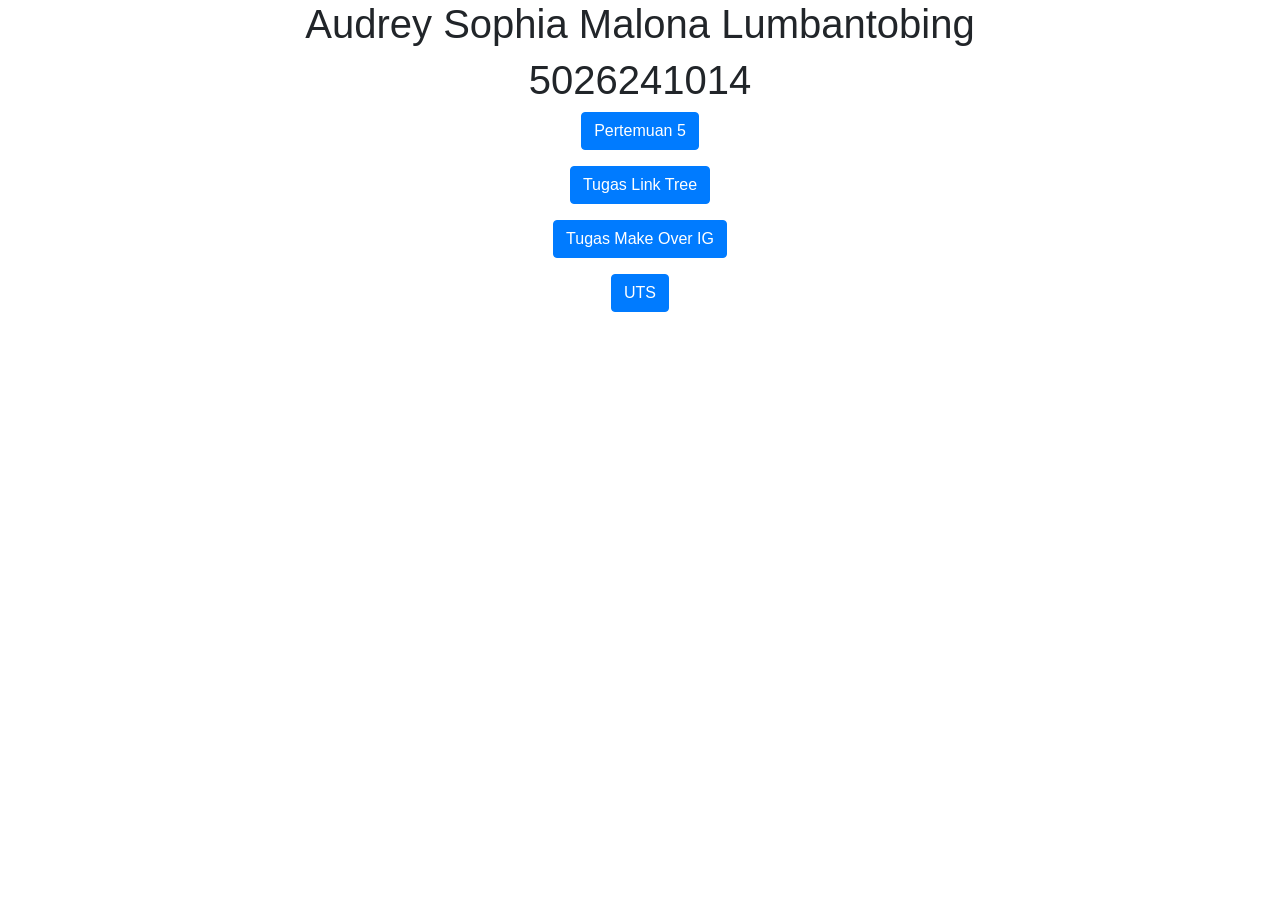
<file: index.html>
<!DOCTYPE html>
<html lang="en">

<head>
    <title>Audrey Sophia Malona Lumbantobing</title>
    <meta charset="utf-8">
    <meta name="viewport" content="width=device-width, initial-scale=1">
    <link rel="stylesheet" href="https://cdn.jsdelivr.net/npm/bootstrap@4.6.2/dist/css/bootstrap.min.css">
    <script src="https://cdn.jsdelivr.net/npm/jquery@3.7.1/dist/jquery.slim.min.js"></script>
    <script src="https://cdn.jsdelivr.net/npm/popper.js@1.16.1/dist/umd/popper.min.js"></script>
    <script src="https://cdn.jsdelivr.net/npm/bootstrap@4.6.2/dist/js/bootstrap.bundle.min.js"></script>
</head>

<body>
    <div class="container">
        <center>
            <h1> Audrey Sophia Malona Lumbantobing</h1>
            <h1> 5026241014 </h1>
            <p><a href="pertemuan5.html" target="_blank"><button class="btn btn-primary">Pertemuan 5</button></a><br></p>
            <p><a href="linktree.html" target="_blank"><button class="btn btn-primary">Tugas Link Tree</button></a><br></p>
            <p><a href="tugas_ets.html" target="_blank"><button class="btn btn-primary">Tugas Make Over IG</button></a><br></p>
            <p><a href="startbootstrap-one-page-wonder-gh-pages/5026241014.html" target="_blank"><button class="btn btn-primary">UTS</button></a></p>
            <center>
    </div>
</body>
</file>
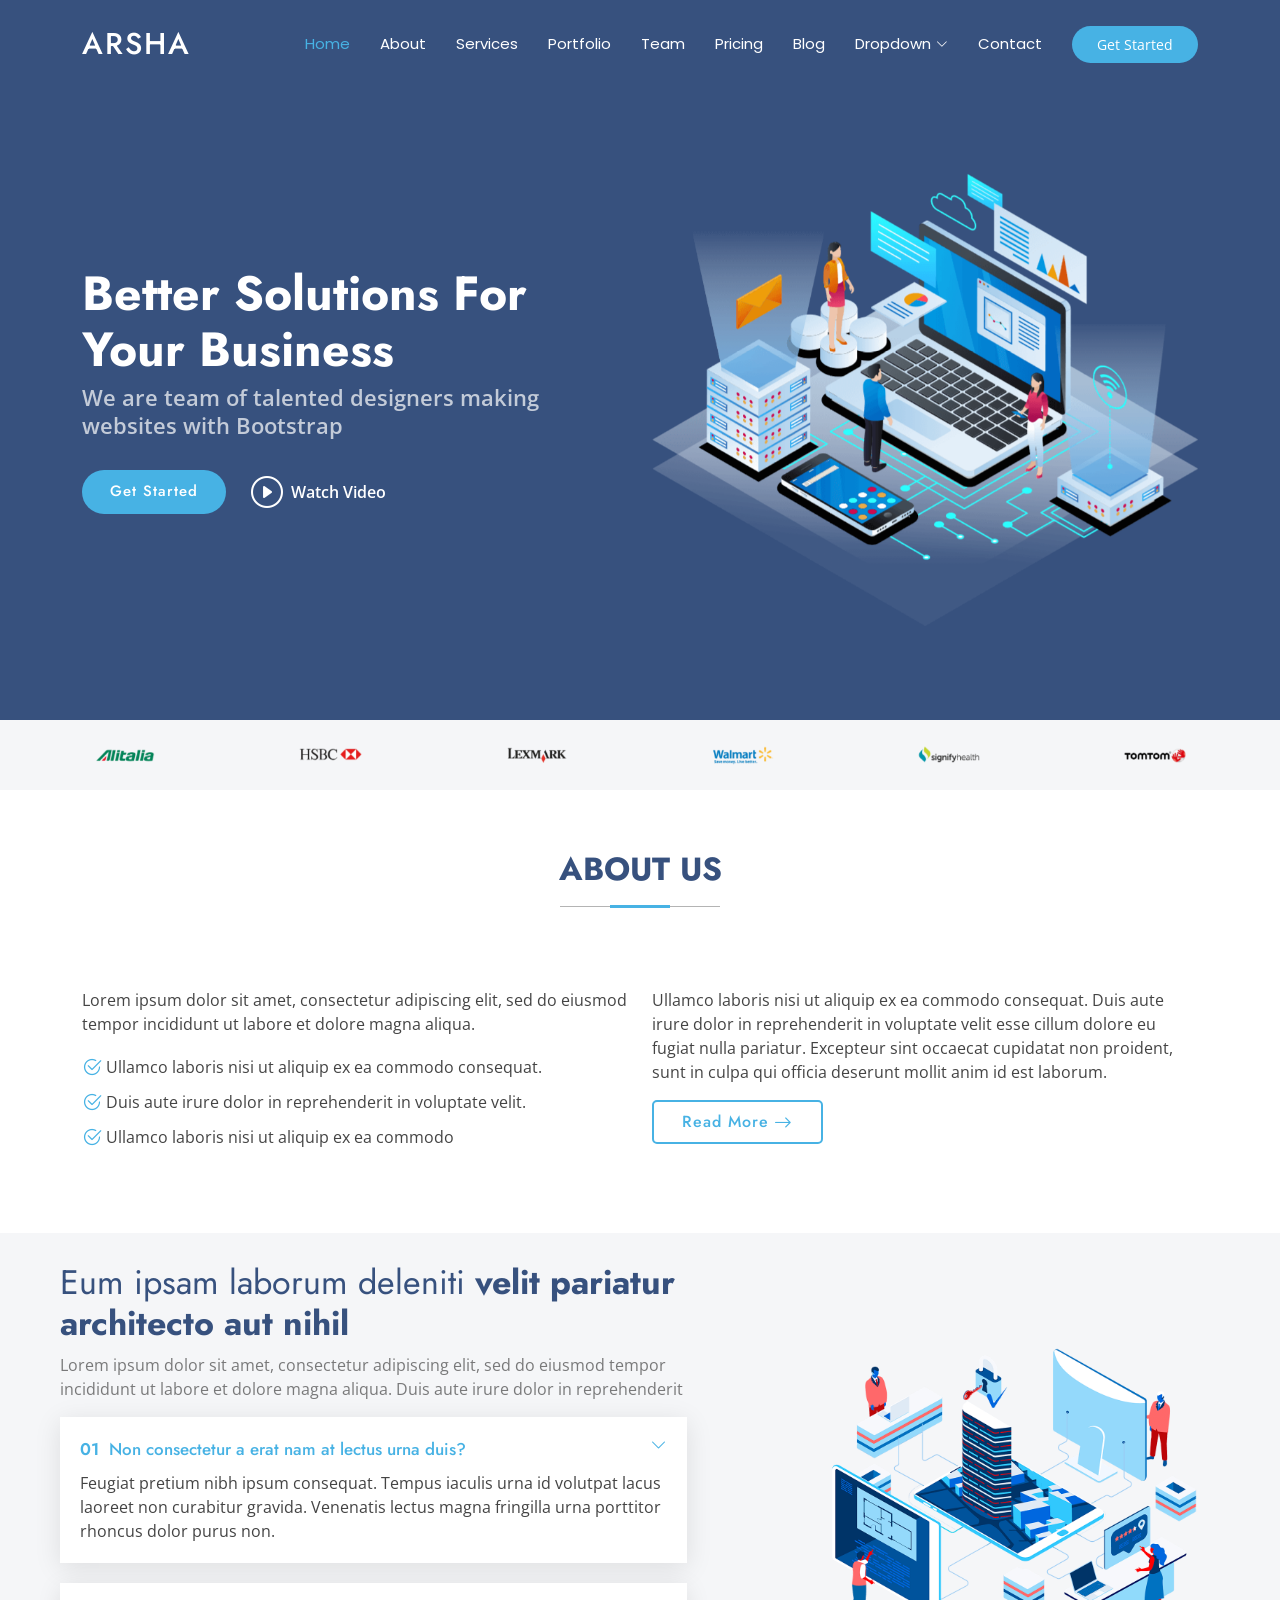
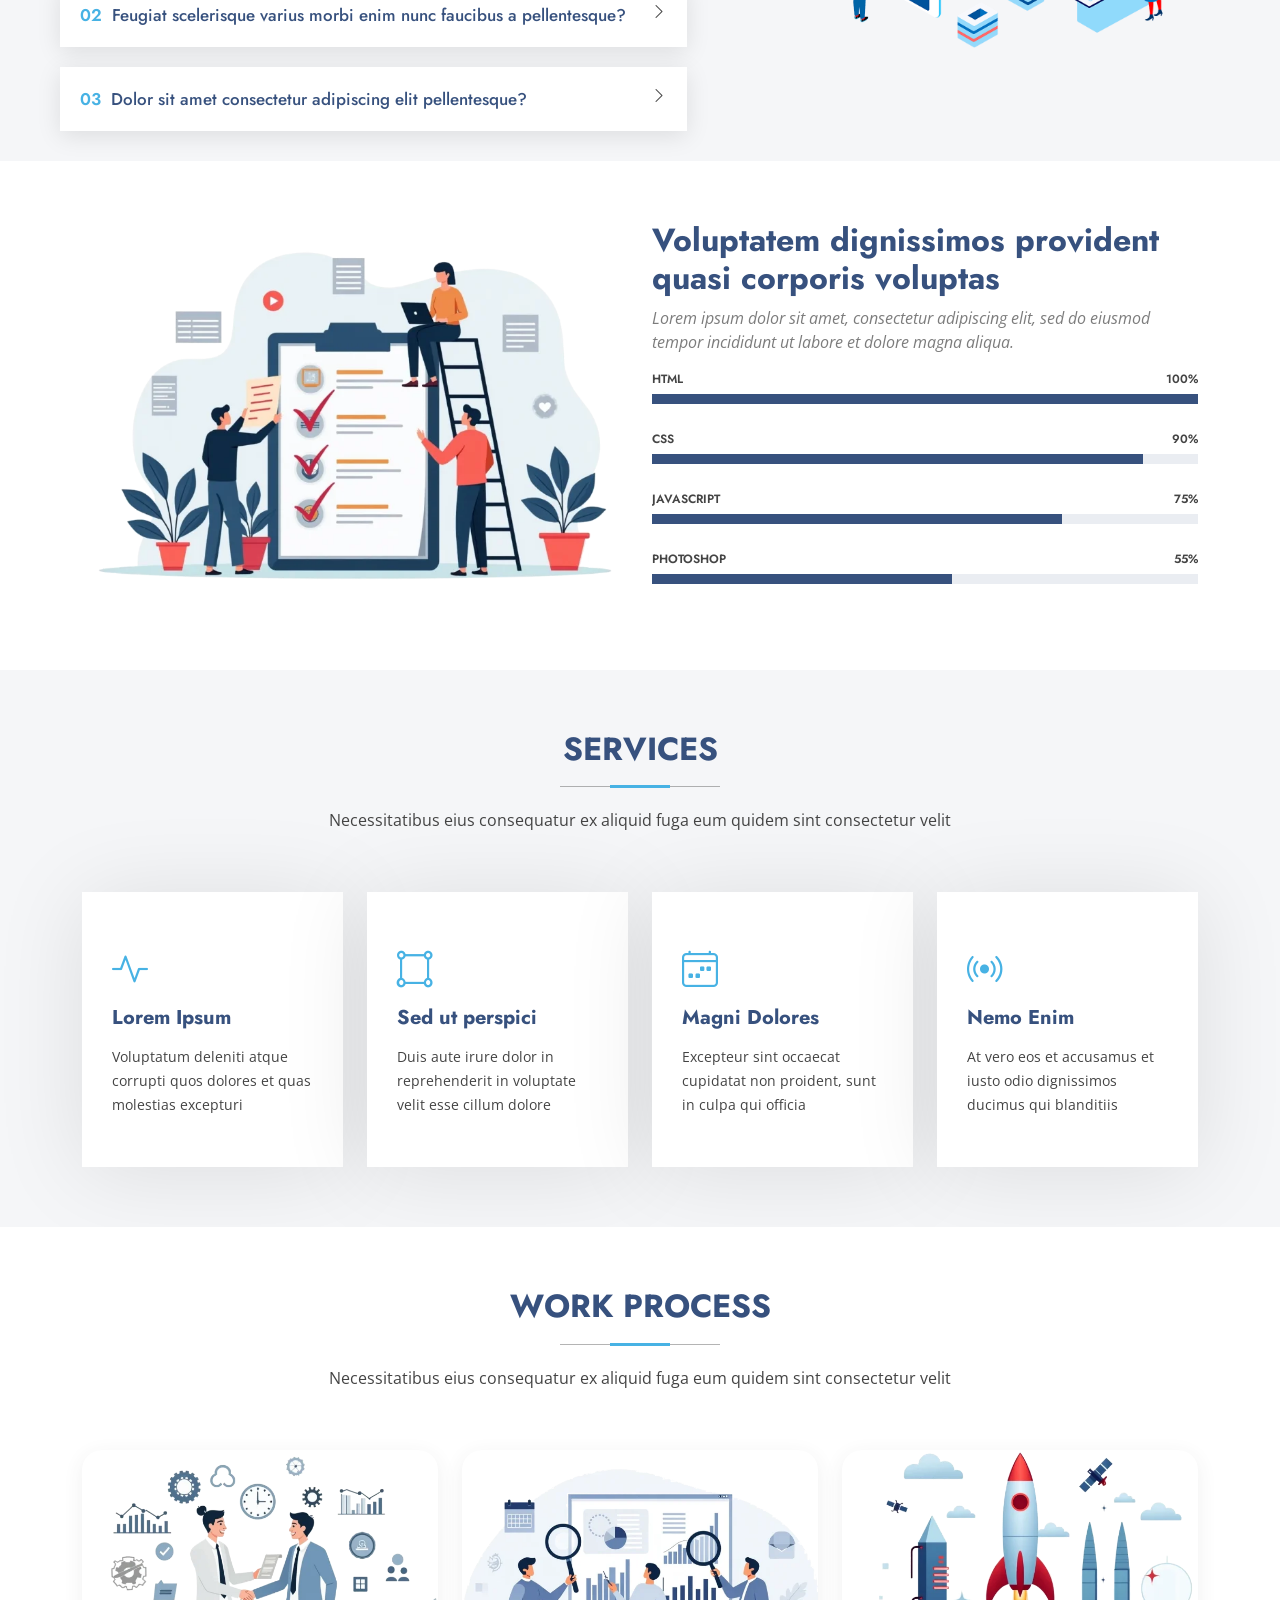
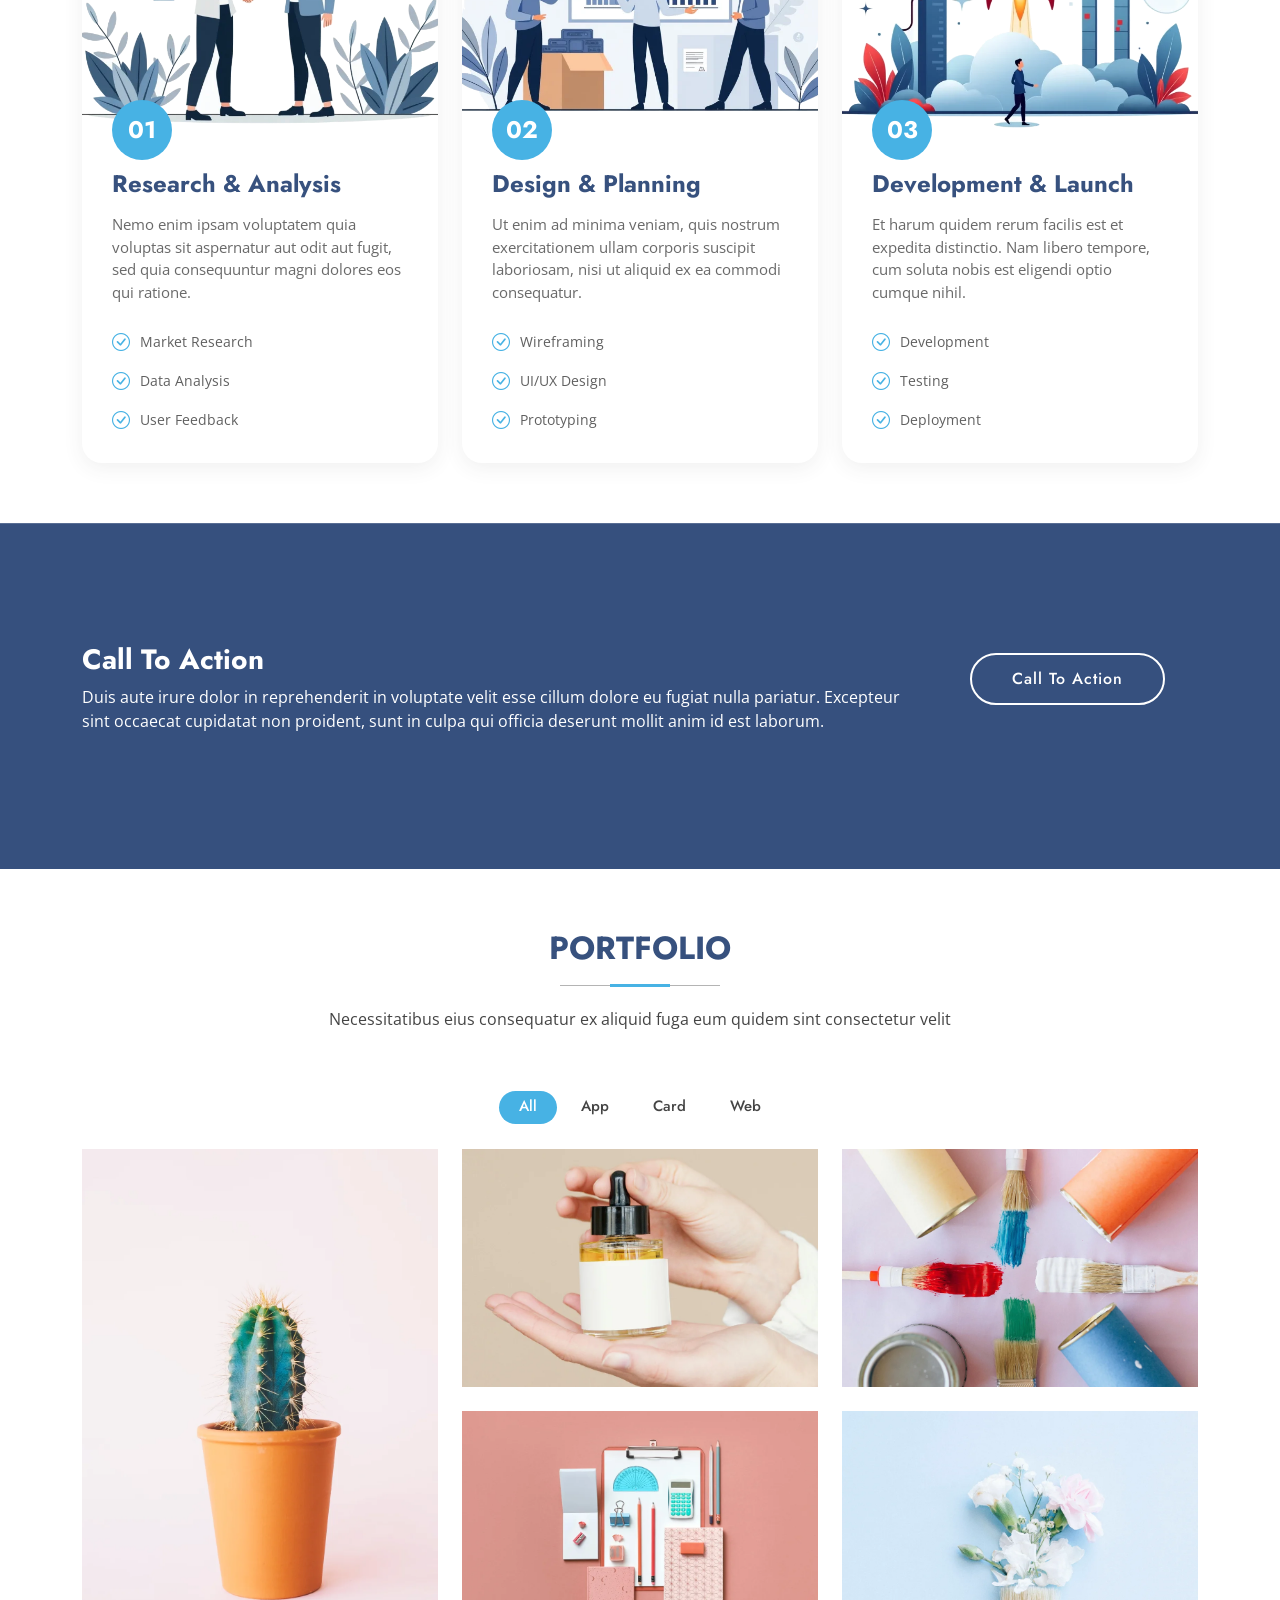
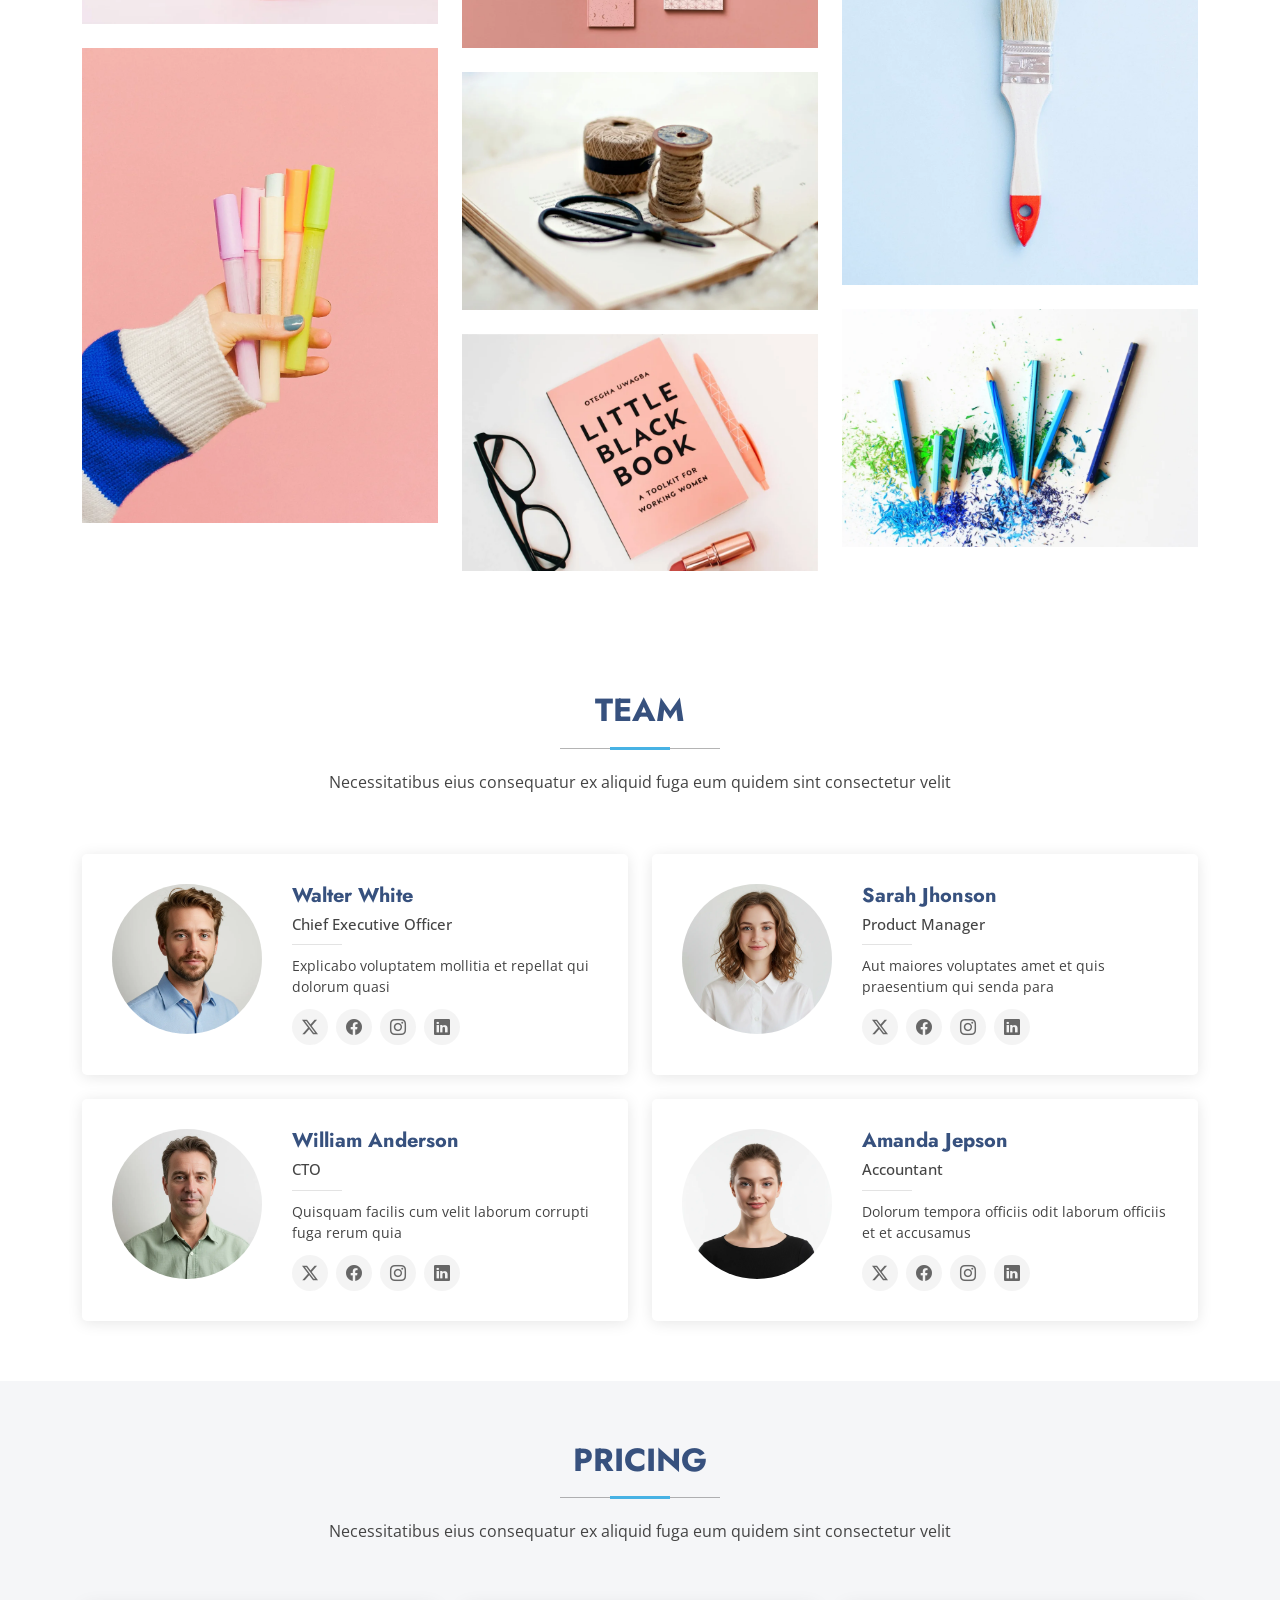
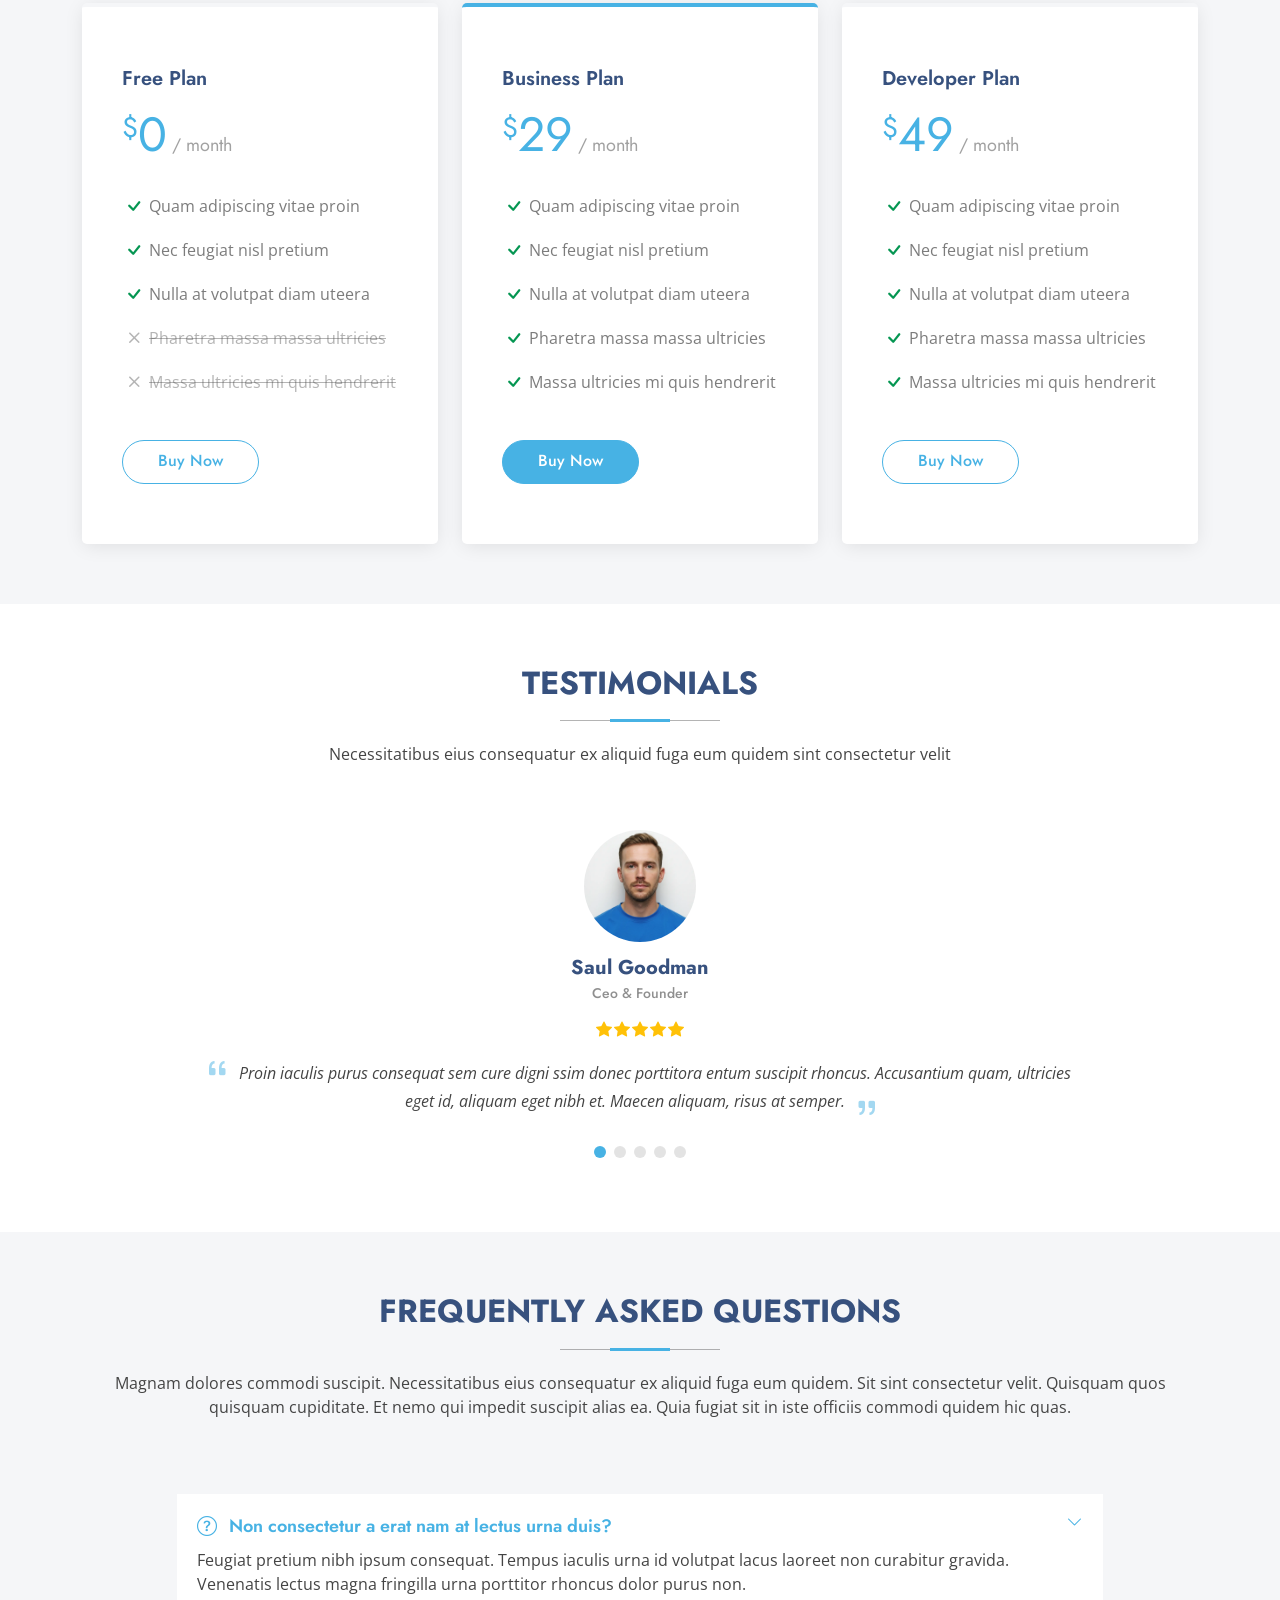
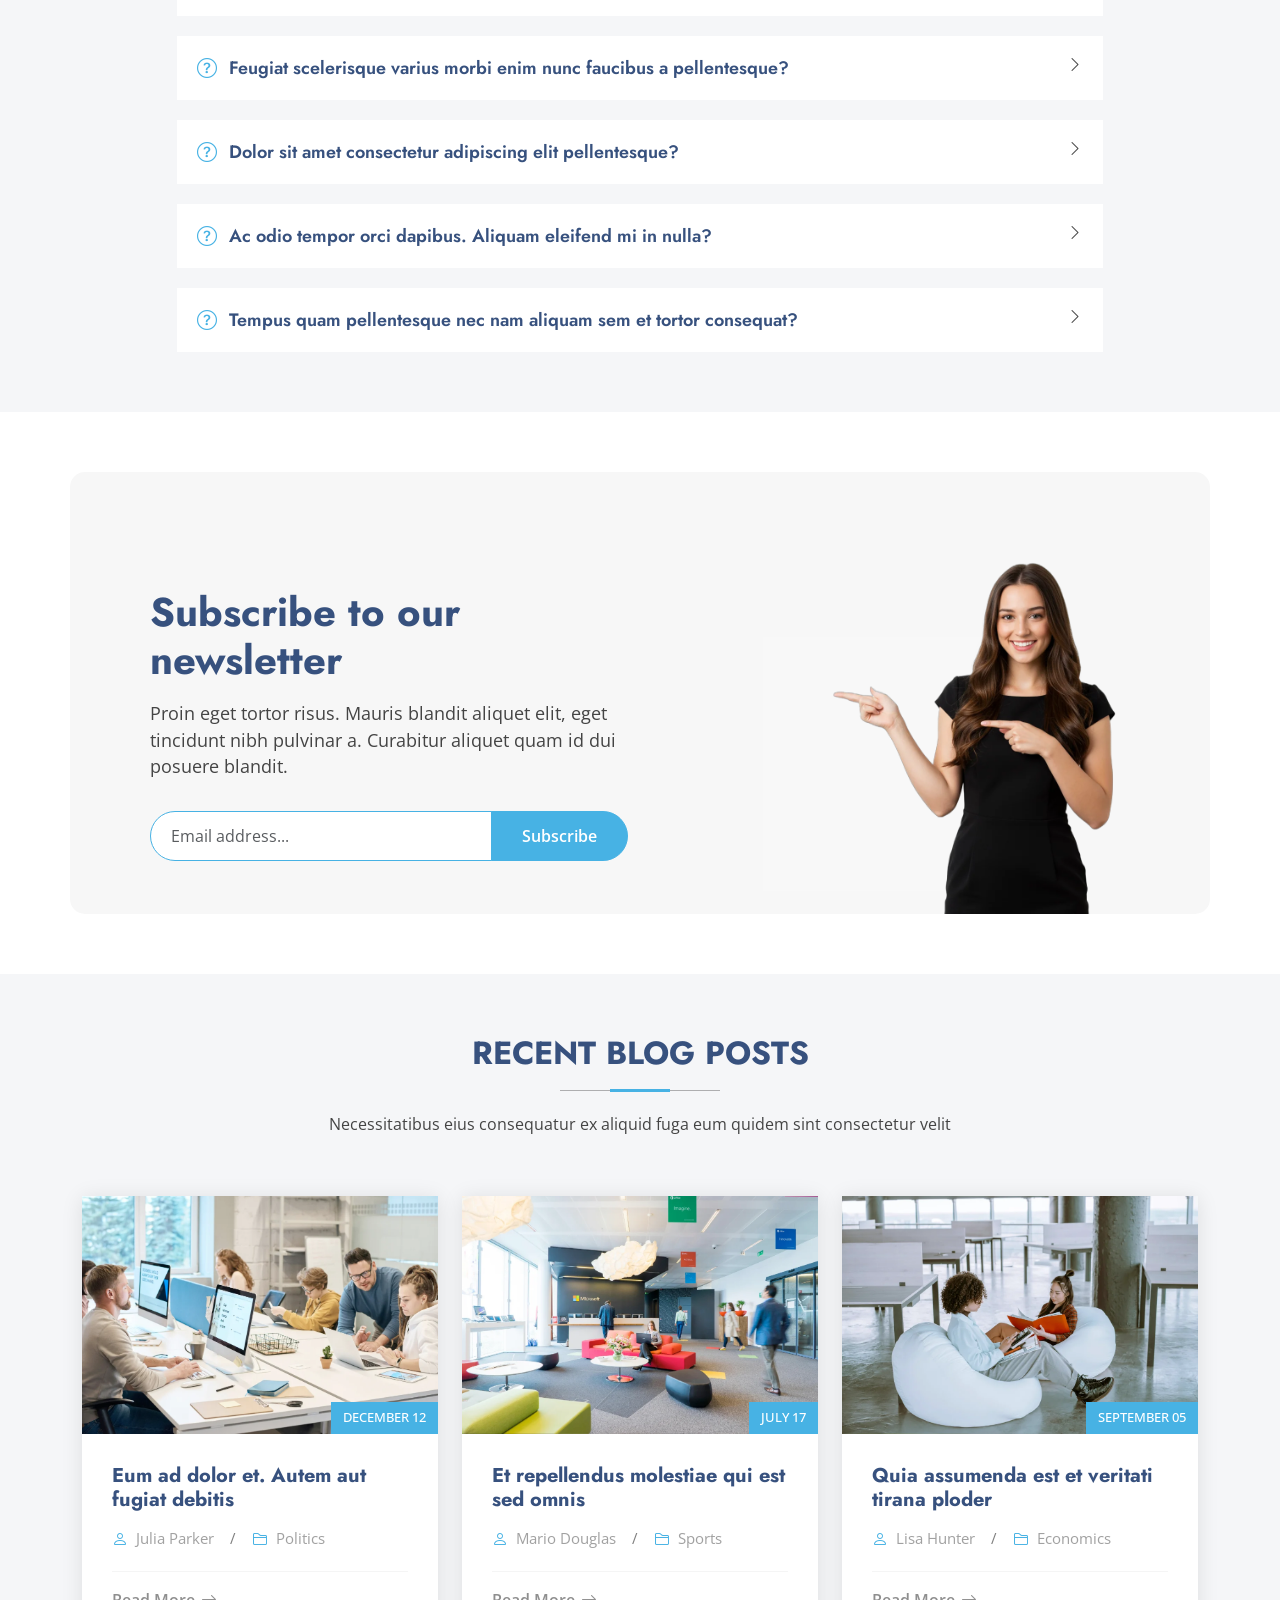
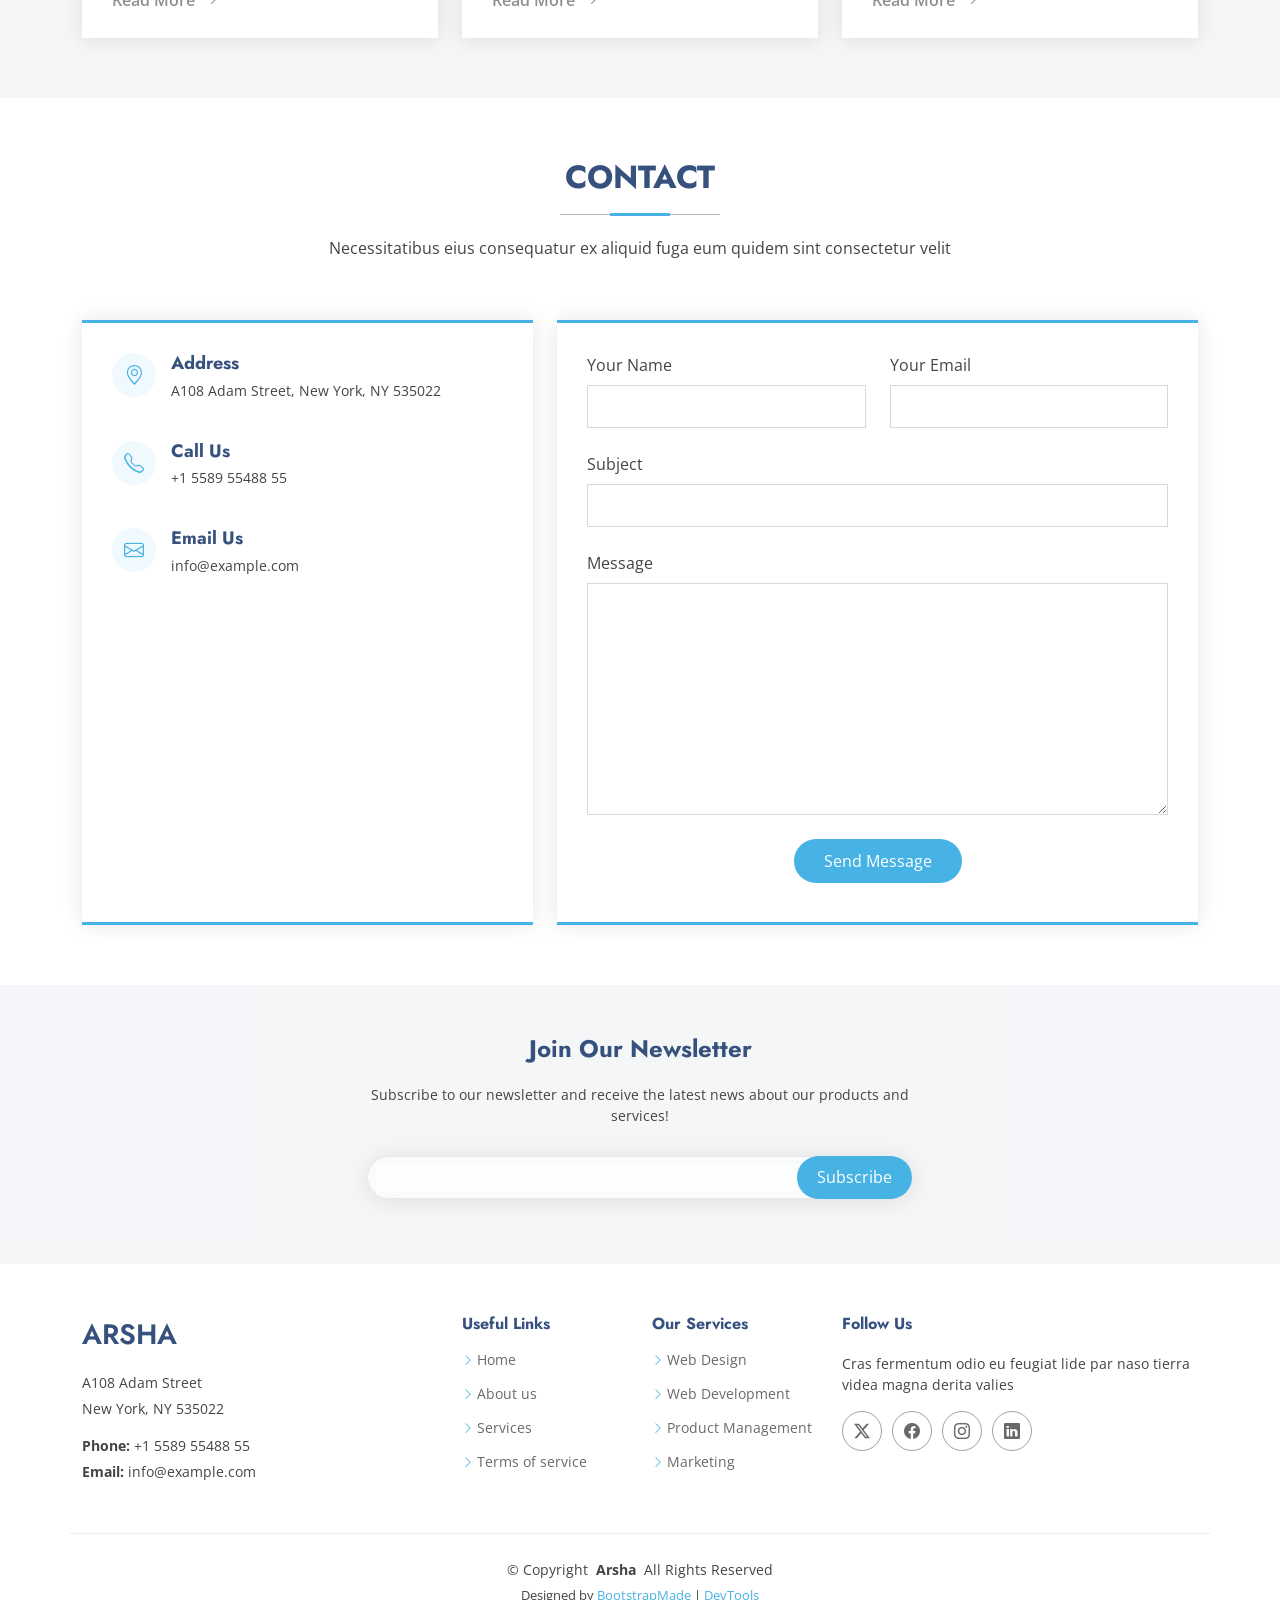
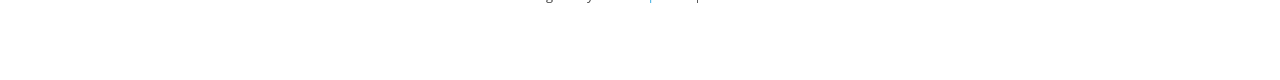
<file: Arsha/index.html>
<!DOCTYPE html>
<html lang="en">

<head>
  <meta charset="utf-8">
  <meta content="width=device-width, initial-scale=1.0" name="viewport">
  <title>DELL</title>
  <meta name="description" content="">
  <meta name="keywords" content="">

  <!-- Favicons -->
  <link href="assets/img/favicon.png" rel="icon">
  <link href="assets/img/apple-touch-icon.png" rel="apple-touch-icon">

  <!-- Fonts -->
  <link href="https://fonts.googleapis.com" rel="preconnect">
  <link href="https://fonts.gstatic.com" rel="preconnect" crossorigin>
  <link href="https://fonts.googleapis.com/css2?family=Open+Sans:ital,wght@0,300;0,400;0,500;0,600;0,700;0,800;1,300;1,400;1,500;1,600;1,700;1,800&family=Poppins:ital,wght@0,100;0,200;0,300;0,400;0,500;0,600;0,700;0,800;0,900;1,100;1,200;1,300;1,400;1,500;1,600;1,700;1,800;1,900&family=Jost:ital,wght@0,100;0,200;0,300;0,400;0,500;0,600;0,700;0,800;0,900;1,100;1,200;1,300;1,400;1,500;1,600;1,700;1,800;1,900&display=swap" rel="stylesheet">

  <!-- Vendor CSS Files -->
  <link href="assets/vendor/bootstrap/css/bootstrap.min.css" rel="stylesheet">
  <link href="assets/vendor/bootstrap-icons/bootstrap-icons.css" rel="stylesheet">
  <link href="assets/vendor/aos/aos.css" rel="stylesheet">
  <link href="assets/vendor/glightbox/css/glightbox.min.css" rel="stylesheet">
  <link href="assets/vendor/swiper/swiper-bundle.min.css" rel="stylesheet">

  <!-- Main CSS File -->
  <link href="assets/css/main.css" rel="stylesheet">

  <!-- =======================================================
  * Template Name: Arsha
  * Template URL: https://bootstrapmade.com/arsha-free-bootstrap-html-template-corporate/
  * Updated: Feb 22 2025 with Bootstrap v5.3.3
  * Author: BootstrapMade.com
  * License: https://bootstrapmade.com/license/
  ======================================================== -->
</head>

<body class="index-page">

  <header id="header" class="header d-flex align-items-center fixed-top">
    <div class="container-fluid container-xl position-relative d-flex align-items-center">

      <a href="index.html" class="logo d-flex align-items-center me-auto">
        <!-- Uncomment the line below if you also wish to use an image logo -->
        <!-- <img src="assets/img/logo.webp" alt=""> -->
        <h1 class="sitename">Arsha</h1>
      </a>

      <nav id="navmenu" class="navmenu">
        <ul>
          <li><a href="#hero" class="active">Home</a></li>
          <li><a href="#about">About</a></li>
          <li><a href="#services">Services</a></li>
          <li><a href="#portfolio">Portfolio</a></li>
          <li><a href="#team">Team</a></li>
          <li><a href="#pricing">Pricing</a></li>
          <li><a href="blog.html">Blog</a></li>
          <li class="dropdown"><a href="#"><span>Dropdown</span> <i class="bi bi-chevron-down toggle-dropdown"></i></a>
            <ul>
              <li><a href="#">Dropdown 1</a></li>
              <li class="dropdown"><a href="#"><span>Deep Dropdown</span> <i class="bi bi-chevron-down toggle-dropdown"></i></a>
                <ul>
                  <li><a href="#">Deep Dropdown 1</a></li>
                  <li><a href="#">Deep Dropdown 2</a></li>
                  <li><a href="#">Deep Dropdown 3</a></li>
                  <li><a href="#">Deep Dropdown 4</a></li>
                  <li><a href="#">Deep Dropdown 5</a></li>
                </ul>
              </li>
              <li><a href="#">Dropdown 2</a></li>
              <li><a href="#">Dropdown 3</a></li>
              <li><a href="#">Dropdown 4</a></li>
            </ul>
          </li>
          <li><a href="#contact">Contact</a></li>
        </ul>
        <i class="mobile-nav-toggle d-xl-none bi bi-list"></i>
      </nav>

      <a class="btn-getstarted" href="#about">Get Started</a>

    </div>
  </header>

  <main class="main">

    <!-- Hero Section -->
    <section id="hero" class="hero section dark-background">

      <div class="container">
        <div class="row gy-4">
          <div class="col-lg-6 order-2 order-lg-1 d-flex flex-column justify-content-center" data-aos="zoom-out">
            <h1>Better Solutions For Your Business</h1>
            <p>We are team of talented designers making websites with Bootstrap</p>
            <div class="d-flex">
              <a href="#about" class="btn-get-started">Get Started</a>
              <a href="https://www.youtube.com/watch?v=Y7f98aduVJ8" class="glightbox btn-watch-video d-flex align-items-center"><i class="bi bi-play-circle"></i><span>Watch Video</span></a>
            </div>
          </div>
          <div class="col-lg-6 order-1 order-lg-2 hero-img" data-aos="zoom-out" data-aos-delay="200">
            <img src="assets/img/hero-img.png" class="img-fluid animated" alt="">
          </div>
        </div>
      </div>

    </section><!-- /Hero Section -->

    <!-- Clients Section -->
    <section id="clients" class="clients section light-background">

      <div class="container" data-aos="zoom-in">

        <div class="swiper init-swiper">
          <script type="application/json" class="swiper-config">
            {
              "loop": true,
              "speed": 600,
              "autoplay": {
                "delay": 5000
              },
              "slidesPerView": "auto",
              "pagination": {
                "el": ".swiper-pagination",
                "type": "bullets",
                "clickable": true
              },
              "breakpoints": {
                "320": {
                  "slidesPerView": 2,
                  "spaceBetween": 40
                },
                "480": {
                  "slidesPerView": 3,
                  "spaceBetween": 60
                },
                "640": {
                  "slidesPerView": 4,
                  "spaceBetween": 80
                },
                "992": {
                  "slidesPerView": 5,
                  "spaceBetween": 120
                },
                "1200": {
                  "slidesPerView": 6,
                  "spaceBetween": 120
                }
              }
            }
          </script>
          <div class="swiper-wrapper align-items-center">
            <div class="swiper-slide"><img src="assets/img/clients/clients-1.webp" class="img-fluid" alt=""></div>
            <div class="swiper-slide"><img src="assets/img/clients/clients-2.webp" class="img-fluid" alt=""></div>
            <div class="swiper-slide"><img src="assets/img/clients/clients-3.webp" class="img-fluid" alt=""></div>
            <div class="swiper-slide"><img src="assets/img/clients/clients-4.webp" class="img-fluid" alt=""></div>
            <div class="swiper-slide"><img src="assets/img/clients/clients-5.webp" class="img-fluid" alt=""></div>
            <div class="swiper-slide"><img src="assets/img/clients/clients-6.webp" class="img-fluid" alt=""></div>
            <div class="swiper-slide"><img src="assets/img/clients/clients-7.webp" class="img-fluid" alt=""></div>
            <div class="swiper-slide"><img src="assets/img/clients/clients-8.webp" class="img-fluid" alt=""></div>
          </div>
        </div>

      </div>

    </section><!-- /Clients Section -->

    <!-- About Section -->
    <section id="about" class="about section">

      <!-- Section Title -->
      <div class="container section-title" data-aos="fade-up">
        <h2>About Us</h2>
      </div><!-- End Section Title -->

      <div class="container">

        <div class="row gy-4">

          <div class="col-lg-6 content" data-aos="fade-up" data-aos-delay="100">
            <p>
              Lorem ipsum dolor sit amet, consectetur adipiscing elit, sed do eiusmod tempor incididunt ut labore et dolore
              magna aliqua.
            </p>
            <ul>
              <li><i class="bi bi-check2-circle"></i> <span>Ullamco laboris nisi ut aliquip ex ea commodo consequat.</span></li>
              <li><i class="bi bi-check2-circle"></i> <span>Duis aute irure dolor in reprehenderit in voluptate velit.</span></li>
              <li><i class="bi bi-check2-circle"></i> <span>Ullamco laboris nisi ut aliquip ex ea commodo</span></li>
            </ul>
          </div>

          <div class="col-lg-6" data-aos="fade-up" data-aos-delay="200">
            <p>Ullamco laboris nisi ut aliquip ex ea commodo consequat. Duis aute irure dolor in reprehenderit in voluptate velit esse cillum dolore eu fugiat nulla pariatur. Excepteur sint occaecat cupidatat non proident, sunt in culpa qui officia deserunt mollit anim id est laborum. </p>
            <a href="#" class="read-more"><span>Read More</span><i class="bi bi-arrow-right"></i></a>
          </div>

        </div>

      </div>

    </section><!-- /About Section -->

    <!-- Why Us Section -->
    <section id="why-us" class="section why-us light-background" data-builder="section">

      <div class="container-fluid">

        <div class="row gy-4">

          <div class="col-lg-7 d-flex flex-column justify-content-center order-2 order-lg-1">

            <div class="content px-xl-5" data-aos="fade-up" data-aos-delay="100">
              <h3><span>Eum ipsam laborum deleniti </span><strong>velit pariatur architecto aut nihil</strong></h3>
              <p>
                Lorem ipsum dolor sit amet, consectetur adipiscing elit, sed do eiusmod tempor incididunt ut labore et dolore magna aliqua. Duis aute irure dolor in reprehenderit
              </p>
            </div>

            <div class="faq-container px-xl-5" data-aos="fade-up" data-aos-delay="200">

              <div class="faq-item faq-active">

                <h3><span>01</span> Non consectetur a erat nam at lectus urna duis?</h3>
                <div class="faq-content">
                  <p>Feugiat pretium nibh ipsum consequat. Tempus iaculis urna id volutpat lacus laoreet non curabitur gravida. Venenatis lectus magna fringilla urna porttitor rhoncus dolor purus non.</p>
                </div>
                <i class="faq-toggle bi bi-chevron-right"></i>
              </div><!-- End Faq item-->

              <div class="faq-item">
                <h3><span>02</span> Feugiat scelerisque varius morbi enim nunc faucibus a pellentesque?</h3>
                <div class="faq-content">
                  <p>Dolor sit amet consectetur adipiscing elit pellentesque habitant morbi. Id interdum velit laoreet id donec ultrices. Fringilla phasellus faucibus scelerisque eleifend donec pretium. Est pellentesque elit ullamcorper dignissim. Mauris ultrices eros in cursus turpis massa tincidunt dui.</p>
                </div>
                <i class="faq-toggle bi bi-chevron-right"></i>
              </div><!-- End Faq item-->

              <div class="faq-item">
                <h3><span>03</span> Dolor sit amet consectetur adipiscing elit pellentesque?</h3>
                <div class="faq-content">
                  <p>Eleifend mi in nulla posuere sollicitudin aliquam ultrices sagittis orci. Faucibus pulvinar elementum integer enim. Sem nulla pharetra diam sit amet nisl suscipit. Rutrum tellus pellentesque eu tincidunt. Lectus urna duis convallis convallis tellus. Urna molestie at elementum eu facilisis sed odio morbi quis</p>
                </div>
                <i class="faq-toggle bi bi-chevron-right"></i>
              </div><!-- End Faq item-->

            </div>

          </div>

          <div class="col-lg-5 order-1 order-lg-2 why-us-img">
            <img src="assets/img/why-us.png" class="img-fluid" alt="" data-aos="zoom-in" data-aos-delay="100">
          </div>
        </div>

      </div>

    </section><!-- /Why Us Section -->

    <!-- Skills Section -->
    <section id="skills" class="skills section">

      <div class="container" data-aos="fade-up" data-aos-delay="100">

        <div class="row">

          <div class="col-lg-6 d-flex align-items-center">
            <img src="assets/img/illustration/illustration-10.webp" class="img-fluid" alt="">
          </div>

          <div class="col-lg-6 pt-4 pt-lg-0 content">

            <h3>Voluptatem dignissimos provident quasi corporis voluptas</h3>
            <p class="fst-italic">
              Lorem ipsum dolor sit amet, consectetur adipiscing elit, sed do eiusmod tempor incididunt ut labore et dolore magna aliqua.
            </p>

            <div class="skills-content skills-animation">

              <div class="progress">
                <span class="skill"><span>HTML</span> <i class="val">100%</i></span>
                <div class="progress-bar-wrap">
                  <div class="progress-bar" role="progressbar" aria-valuenow="100" aria-valuemin="0" aria-valuemax="100"></div>
                </div>
              </div><!-- End Skills Item -->

              <div class="progress">
                <span class="skill"><span>CSS</span> <i class="val">90%</i></span>
                <div class="progress-bar-wrap">
                  <div class="progress-bar" role="progressbar" aria-valuenow="90" aria-valuemin="0" aria-valuemax="100"></div>
                </div>
              </div><!-- End Skills Item -->

              <div class="progress">
                <span class="skill"><span>JavaScript</span> <i class="val">75%</i></span>
                <div class="progress-bar-wrap">
                  <div class="progress-bar" role="progressbar" aria-valuenow="75" aria-valuemin="0" aria-valuemax="100"></div>
                </div>
              </div><!-- End Skills Item -->

              <div class="progress">
                <span class="skill"><span>Photoshop</span> <i class="val">55%</i></span>
                <div class="progress-bar-wrap">
                  <div class="progress-bar" role="progressbar" aria-valuenow="55" aria-valuemin="0" aria-valuemax="100"></div>
                </div>
              </div><!-- End Skills Item -->

            </div>

          </div>
        </div>

      </div>

    </section><!-- /Skills Section -->

    <!-- Services Section -->
    <section id="services" class="services section light-background">

      <!-- Section Title -->
      <div class="container section-title" data-aos="fade-up">
        <h2>Services</h2>
        <p>Necessitatibus eius consequatur ex aliquid fuga eum quidem sint consectetur velit</p>
      </div><!-- End Section Title -->

      <div class="container">

        <div class="row gy-4">

          <div class="col-xl-3 col-md-6 d-flex" data-aos="fade-up" data-aos-delay="100">
            <div class="service-item position-relative">
              <div class="icon"><i class="bi bi-activity icon"></i></div>
              <h4><a href="" class="stretched-link">Lorem Ipsum</a></h4>
              <p>Voluptatum deleniti atque corrupti quos dolores et quas molestias excepturi</p>
            </div>
          </div><!-- End Service Item -->

          <div class="col-xl-3 col-md-6 d-flex" data-aos="fade-up" data-aos-delay="200">
            <div class="service-item position-relative">
              <div class="icon"><i class="bi bi-bounding-box-circles icon"></i></div>
              <h4><a href="" class="stretched-link">Sed ut perspici</a></h4>
              <p>Duis aute irure dolor in reprehenderit in voluptate velit esse cillum dolore</p>
            </div>
          </div><!-- End Service Item -->

          <div class="col-xl-3 col-md-6 d-flex" data-aos="fade-up" data-aos-delay="300">
            <div class="service-item position-relative">
              <div class="icon"><i class="bi bi-calendar4-week icon"></i></div>
              <h4><a href="" class="stretched-link">Magni Dolores</a></h4>
              <p>Excepteur sint occaecat cupidatat non proident, sunt in culpa qui officia</p>
            </div>
          </div><!-- End Service Item -->

          <div class="col-xl-3 col-md-6 d-flex" data-aos="fade-up" data-aos-delay="400">
            <div class="service-item position-relative">
              <div class="icon"><i class="bi bi-broadcast icon"></i></div>
              <h4><a href="" class="stretched-link">Nemo Enim</a></h4>
              <p>At vero eos et accusamus et iusto odio dignissimos ducimus qui blanditiis</p>
            </div>
          </div><!-- End Service Item -->

        </div>

      </div>

    </section><!-- /Services Section -->

    <!-- Work Process Section -->
    <section id="work-process" class="work-process section">

      <!-- Section Title -->
      <div class="container section-title" data-aos="fade-up">
        <h2>Work Process</h2>
        <p>Necessitatibus eius consequatur ex aliquid fuga eum quidem sint consectetur velit</p>
      </div><!-- End Section Title -->

      <div class="container" data-aos="fade-up" data-aos-delay="100">

        <div class="row gy-5">

          <div class="col-lg-4" data-aos="fade-up" data-aos-delay="200">
            <div class="steps-item">
              <div class="steps-image">
                <img src="assets/img/steps/steps-1.webp" alt="Step 1" class="img-fluid" loading="lazy">
              </div>
              <div class="steps-content">
                <div class="steps-number">01</div>
                <h3>Research &amp; Analysis</h3>
                <p>Nemo enim ipsam voluptatem quia voluptas sit aspernatur aut odit aut fugit, sed quia consequuntur magni dolores eos qui ratione.</p>
                <div class="steps-features">
                  <div class="feature-item">
                    <i class="bi bi-check-circle"></i>
                    <span>Market Research</span>
                  </div>
                  <div class="feature-item">
                    <i class="bi bi-check-circle"></i>
                    <span>Data Analysis</span>
                  </div>
                  <div class="feature-item">
                    <i class="bi bi-check-circle"></i>
                    <span>User Feedback</span>
                  </div>
                </div>
              </div>
            </div><!-- End Steps Item -->
          </div>

          <div class="col-lg-4" data-aos="fade-up" data-aos-delay="300">
            <div class="steps-item">
              <div class="steps-image">
                <img src="assets/img/steps/steps-2.webp" alt="Step 2" class="img-fluid" loading="lazy">
              </div>
              <div class="steps-content">
                <div class="steps-number">02</div>
                <h3>Design &amp; Planning</h3>
                <p>Ut enim ad minima veniam, quis nostrum exercitationem ullam corporis suscipit laboriosam, nisi ut aliquid ex ea commodi consequatur.</p>
                <div class="steps-features">
                  <div class="feature-item">
                    <i class="bi bi-check-circle"></i>
                    <span>Wireframing</span>
                  </div>
                  <div class="feature-item">
                    <i class="bi bi-check-circle"></i>
                    <span>UI/UX Design</span>
                  </div>
                  <div class="feature-item">
                    <i class="bi bi-check-circle"></i>
                    <span>Prototyping</span>
                  </div>
                </div>
              </div>
            </div><!-- End Steps Item -->
          </div>

          <div class="col-lg-4" data-aos="fade-up" data-aos-delay="400">
            <div class="steps-item">
              <div class="steps-image">
                <img src="assets/img/steps/steps-3.webp" alt="Step 3" class="img-fluid" loading="lazy">
              </div>
              <div class="steps-content">
                <div class="steps-number">03</div>
                <h3>Development &amp; Launch</h3>
                <p>Et harum quidem rerum facilis est et expedita distinctio. Nam libero tempore, cum soluta nobis est eligendi optio cumque nihil.</p>
                <div class="steps-features">
                  <div class="feature-item">
                    <i class="bi bi-check-circle"></i>
                    <span>Development</span>
                  </div>
                  <div class="feature-item">
                    <i class="bi bi-check-circle"></i>
                    <span>Testing</span>
                  </div>
                  <div class="feature-item">
                    <i class="bi bi-check-circle"></i>
                    <span>Deployment</span>
                  </div>
                </div>
              </div>
            </div><!-- End Steps Item -->
          </div>

        </div>

      </div>

    </section><!-- /Work Process Section -->

    <!-- Call To Action Section -->
    <section id="call-to-action" class="call-to-action section dark-background">

      <img src="assets/img/bg/bg-8.webp" alt="">

      <div class="container">

        <div class="row" data-aos="zoom-in" data-aos-delay="100">
          <div class="col-xl-9 text-center text-xl-start">
            <h3>Call To Action</h3>
            <p>Duis aute irure dolor in reprehenderit in voluptate velit esse cillum dolore eu fugiat nulla pariatur. Excepteur sint occaecat cupidatat non proident, sunt in culpa qui officia deserunt mollit anim id est laborum.</p>
          </div>
          <div class="col-xl-3 cta-btn-container text-center">
            <a class="cta-btn align-middle" href="#">Call To Action</a>
          </div>
        </div>

      </div>

    </section><!-- /Call To Action Section -->

    <!-- Portfolio Section -->
    <section id="portfolio" class="portfolio section">

      <!-- Section Title -->
      <div class="container section-title" data-aos="fade-up">
        <h2>Portfolio</h2>
        <p>Necessitatibus eius consequatur ex aliquid fuga eum quidem sint consectetur velit</p>
      </div><!-- End Section Title -->

      <div class="container">

        <div class="isotope-layout" data-default-filter="*" data-layout="masonry" data-sort="original-order">

          <ul class="portfolio-filters isotope-filters" data-aos="fade-up" data-aos-delay="100">
            <li data-filter="*" class="filter-active">All</li>
            <li data-filter=".filter-app">App</li>
            <li data-filter=".filter-product">Card</li>
            <li data-filter=".filter-branding">Web</li>
          </ul><!-- End Portfolio Filters -->

          <div class="row gy-4 isotope-container" data-aos="fade-up" data-aos-delay="200">

            <div class="col-lg-4 col-md-6 portfolio-item isotope-item filter-app">
              <img src="assets/img/portfolio/portfolio-portrait-1.webp" class="img-fluid" alt="">
              <div class="portfolio-info">
                <h4>App 1</h4>
                <p>Lorem ipsum, dolor sit</p>
                <a href="assets/img/portfolio/portfolio-portrait-1.webp" title="App 1" data-gallery="portfolio-gallery-app" class="glightbox preview-link"><i class="bi bi-zoom-in"></i></a>
                <a href="portfolio-details.html" title="More Details" class="details-link"><i class="bi bi-link-45deg"></i></a>
              </div>
            </div><!-- End Portfolio Item -->

            <div class="col-lg-4 col-md-6 portfolio-item isotope-item filter-product">
              <img src="assets/img/portfolio/portfolio-1.webp" class="img-fluid" alt="">
              <div class="portfolio-info">
                <h4>Product 1</h4>
                <p>Lorem ipsum, dolor sit</p>
                <a href="assets/img/portfolio/portfolio-1.webp" title="Product 1" data-gallery="portfolio-gallery-product" class="glightbox preview-link"><i class="bi bi-zoom-in"></i></a>
                <a href="portfolio-details.html" title="More Details" class="details-link"><i class="bi bi-link-45deg"></i></a>
              </div>
            </div><!-- End Portfolio Item -->

            <div class="col-lg-4 col-md-6 portfolio-item isotope-item filter-branding">
              <img src="assets/img/portfolio/portfolio-3.webp" class="img-fluid" alt="">
              <div class="portfolio-info">
                <h4>Branding 1</h4>
                <p>Lorem ipsum, dolor sit</p>
                <a href="assets/img/portfolio/portfolio-3.webp" title="Branding 1" data-gallery="portfolio-gallery-branding" class="glightbox preview-link"><i class="bi bi-zoom-in"></i></a>
                <a href="portfolio-details.html" title="More Details" class="details-link"><i class="bi bi-link-45deg"></i></a>
              </div>
            </div><!-- End Portfolio Item -->

            <div class="col-lg-4 col-md-6 portfolio-item isotope-item filter-app">
              <img src="assets/img/portfolio/portfolio-4.webp" class="img-fluid" alt="">
              <div class="portfolio-info">
                <h4>App 2</h4>
                <p>Lorem ipsum, dolor sit</p>
                <a href="assets/img/portfolio/portfolio-4.webp" title="App 2" data-gallery="portfolio-gallery-app" class="glightbox preview-link"><i class="bi bi-zoom-in"></i></a>
                <a href="portfolio-details.html" title="More Details" class="details-link"><i class="bi bi-link-45deg"></i></a>
              </div>
            </div><!-- End Portfolio Item -->

            <div class="col-lg-4 col-md-6 portfolio-item isotope-item filter-product">
              <img src="assets/img/portfolio/portfolio-portrait-2.webp" class="img-fluid" alt="">
              <div class="portfolio-info">
                <h4>Product 2</h4>
                <p>Lorem ipsum, dolor sit</p>
                <a href="assets/img/portfolio/portfolio-portrait-2.webp" title="Product 2" data-gallery="portfolio-gallery-product" class="glightbox preview-link"><i class="bi bi-zoom-in"></i></a>
                <a href="portfolio-details.html" title="More Details" class="details-link"><i class="bi bi-link-45deg"></i></a>
              </div>
            </div><!-- End Portfolio Item -->

            <div class="col-lg-4 col-md-6 portfolio-item isotope-item filter-branding">
              <img src="assets/img/portfolio/portfolio-portrait-3.webp" class="img-fluid" alt="">
              <div class="portfolio-info">
                <h4>Branding 2</h4>
                <p>Lorem ipsum, dolor sit</p>
                <a href="assets/img/portfolio/portfolio-portrait-3.webp" title="Branding 2" data-gallery="portfolio-gallery-branding" class="glightbox preview-link"><i class="bi bi-zoom-in"></i></a>
                <a href="portfolio-details.html" title="More Details" class="details-link"><i class="bi bi-link-45deg"></i></a>
              </div>
            </div><!-- End Portfolio Item -->

            <div class="col-lg-4 col-md-6 portfolio-item isotope-item filter-app">
              <img src="assets/img/portfolio/portfolio-7.webp" class="img-fluid" alt="">
              <div class="portfolio-info">
                <h4>App 3</h4>
                <p>Lorem ipsum, dolor sit</p>
                <a href="assets/img/portfolio/portfolio-7.webp" title="App 3" data-gallery="portfolio-gallery-app" class="glightbox preview-link"><i class="bi bi-zoom-in"></i></a>
                <a href="portfolio-details.html" title="More Details" class="details-link"><i class="bi bi-link-45deg"></i></a>
              </div>
            </div><!-- End Portfolio Item -->

            <div class="col-lg-4 col-md-6 portfolio-item isotope-item filter-product">
              <img src="assets/img/portfolio/portfolio-8.webp" class="img-fluid" alt="">
              <div class="portfolio-info">
                <h4>Product 3</h4>
                <p>Lorem ipsum, dolor sit</p>
                <a href="assets/img/portfolio/portfolio-8.webp" title="Product 3" data-gallery="portfolio-gallery-product" class="glightbox preview-link"><i class="bi bi-zoom-in"></i></a>
                <a href="portfolio-details.html" title="More Details" class="details-link"><i class="bi bi-link-45deg"></i></a>
              </div>
            </div><!-- End Portfolio Item -->

            <div class="col-lg-4 col-md-6 portfolio-item isotope-item filter-branding">
              <img src="assets/img/portfolio/portfolio-9.webp" class="img-fluid" alt="">
              <div class="portfolio-info">
                <h4>Branding 3</h4>
                <p>Lorem ipsum, dolor sit</p>
                <a href="assets/img/portfolio/portfolio-9.webp" title="Branding 2" data-gallery="portfolio-gallery-branding" class="glightbox preview-link"><i class="bi bi-zoom-in"></i></a>
                <a href="portfolio-details.html" title="More Details" class="details-link"><i class="bi bi-link-45deg"></i></a>
              </div>
            </div><!-- End Portfolio Item -->

          </div><!-- End Portfolio Container -->

        </div>

      </div>

    </section><!-- /Portfolio Section -->

    <!-- Team Section -->
    <section id="team" class="team section">

      <!-- Section Title -->
      <div class="container section-title" data-aos="fade-up">
        <h2>Team</h2>
        <p>Necessitatibus eius consequatur ex aliquid fuga eum quidem sint consectetur velit</p>
      </div><!-- End Section Title -->

      <div class="container">

        <div class="row gy-4">

          <div class="col-lg-6" data-aos="fade-up" data-aos-delay="100">
            <div class="team-member d-flex align-items-start">
              <div class="pic"><img src="assets/img/person/person-m-7.webp" class="img-fluid" alt=""></div>
              <div class="member-info">
                <h4>Walter White</h4>
                <span>Chief Executive Officer</span>
                <p>Explicabo voluptatem mollitia et repellat qui dolorum quasi</p>
                <div class="social">
                  <a href=""><i class="bi bi-twitter-x"></i></a>
                  <a href=""><i class="bi bi-facebook"></i></a>
                  <a href=""><i class="bi bi-instagram"></i></a>
                  <a href=""> <i class="bi bi-linkedin"></i> </a>
                </div>
              </div>
            </div>
          </div><!-- End Team Member -->

          <div class="col-lg-6" data-aos="fade-up" data-aos-delay="200">
            <div class="team-member d-flex align-items-start">
              <div class="pic"><img src="assets/img/person/person-f-8.webp" class="img-fluid" alt=""></div>
              <div class="member-info">
                <h4>Sarah Jhonson</h4>
                <span>Product Manager</span>
                <p>Aut maiores voluptates amet et quis praesentium qui senda para</p>
                <div class="social">
                  <a href=""><i class="bi bi-twitter-x"></i></a>
                  <a href=""><i class="bi bi-facebook"></i></a>
                  <a href=""><i class="bi bi-instagram"></i></a>
                  <a href=""> <i class="bi bi-linkedin"></i> </a>
                </div>
              </div>
            </div>
          </div><!-- End Team Member -->

          <div class="col-lg-6" data-aos="fade-up" data-aos-delay="300">
            <div class="team-member d-flex align-items-start">
              <div class="pic"><img src="assets/img/person/person-m-6.webp" class="img-fluid" alt=""></div>
              <div class="member-info">
                <h4>William Anderson</h4>
                <span>CTO</span>
                <p>Quisquam facilis cum velit laborum corrupti fuga rerum quia</p>
                <div class="social">
                  <a href=""><i class="bi bi-twitter-x"></i></a>
                  <a href=""><i class="bi bi-facebook"></i></a>
                  <a href=""><i class="bi bi-instagram"></i></a>
                  <a href=""> <i class="bi bi-linkedin"></i> </a>
                </div>
              </div>
            </div>
          </div><!-- End Team Member -->

          <div class="col-lg-6" data-aos="fade-up" data-aos-delay="400">
            <div class="team-member d-flex align-items-start">
              <div class="pic"><img src="assets/img/person/person-f-4.webp" class="img-fluid" alt=""></div>
              <div class="member-info">
                <h4>Amanda Jepson</h4>
                <span>Accountant</span>
                <p>Dolorum tempora officiis odit laborum officiis et et accusamus</p>
                <div class="social">
                  <a href=""><i class="bi bi-twitter-x"></i></a>
                  <a href=""><i class="bi bi-facebook"></i></a>
                  <a href=""><i class="bi bi-instagram"></i></a>
                  <a href=""> <i class="bi bi-linkedin"></i> </a>
                </div>
              </div>
            </div>
          </div><!-- End Team Member -->

        </div>

      </div>

    </section><!-- /Team Section -->

    <!-- Pricing Section -->
    <section id="pricing" class="pricing section light-background">

      <!-- Section Title -->
      <div class="container section-title" data-aos="fade-up">
        <h2>Pricing</h2>
        <p>Necessitatibus eius consequatur ex aliquid fuga eum quidem sint consectetur velit</p>
      </div><!-- End Section Title -->

      <div class="container">

        <div class="row gy-4">

          <div class="col-lg-4" data-aos="zoom-in" data-aos-delay="100">
            <div class="pricing-item">
              <h3>Free Plan</h3>
              <h4><sup>$</sup>0<span> / month</span></h4>
              <ul>
                <li><i class="bi bi-check"></i> <span>Quam adipiscing vitae proin</span></li>
                <li><i class="bi bi-check"></i> <span>Nec feugiat nisl pretium</span></li>
                <li><i class="bi bi-check"></i> <span>Nulla at volutpat diam uteera</span></li>
                <li class="na"><i class="bi bi-x"></i> <span>Pharetra massa massa ultricies</span></li>
                <li class="na"><i class="bi bi-x"></i> <span>Massa ultricies mi quis hendrerit</span></li>
              </ul>
              <a href="#" class="buy-btn">Buy Now</a>
            </div>
          </div><!-- End Pricing Item -->

          <div class="col-lg-4" data-aos="zoom-in" data-aos-delay="200">
            <div class="pricing-item featured">
              <h3>Business Plan</h3>
              <h4><sup>$</sup>29<span> / month</span></h4>
              <ul>
                <li><i class="bi bi-check"></i> <span>Quam adipiscing vitae proin</span></li>
                <li><i class="bi bi-check"></i> <span>Nec feugiat nisl pretium</span></li>
                <li><i class="bi bi-check"></i> <span>Nulla at volutpat diam uteera</span></li>
                <li><i class="bi bi-check"></i> <span>Pharetra massa massa ultricies</span></li>
                <li><i class="bi bi-check"></i> <span>Massa ultricies mi quis hendrerit</span></li>
              </ul>
              <a href="#" class="buy-btn">Buy Now</a>
            </div>
          </div><!-- End Pricing Item -->

          <div class="col-lg-4" data-aos="zoom-in" data-aos-delay="300">
            <div class="pricing-item">
              <h3>Developer Plan</h3>
              <h4><sup>$</sup>49<span> / month</span></h4>
              <ul>
                <li><i class="bi bi-check"></i> <span>Quam adipiscing vitae proin</span></li>
                <li><i class="bi bi-check"></i> <span>Nec feugiat nisl pretium</span></li>
                <li><i class="bi bi-check"></i> <span>Nulla at volutpat diam uteera</span></li>
                <li><i class="bi bi-check"></i> <span>Pharetra massa massa ultricies</span></li>
                <li><i class="bi bi-check"></i> <span>Massa ultricies mi quis hendrerit</span></li>
              </ul>
              <a href="#" class="buy-btn">Buy Now</a>
            </div>
          </div><!-- End Pricing Item -->

        </div>

      </div>

    </section><!-- /Pricing Section -->

    <!-- Testimonials Section -->
    <section id="testimonials" class="testimonials section">

      <!-- Section Title -->
      <div class="container section-title" data-aos="fade-up">
        <h2>Testimonials</h2>
        <p>Necessitatibus eius consequatur ex aliquid fuga eum quidem sint consectetur velit</p>
      </div><!-- End Section Title -->

      <div class="container" data-aos="fade-up" data-aos-delay="100">

        <div class="swiper init-swiper">
          <script type="application/json" class="swiper-config">
            {
              "loop": true,
              "speed": 600,
              "autoplay": {
                "delay": 5000
              },
              "slidesPerView": "auto",
              "pagination": {
                "el": ".swiper-pagination",
                "type": "bullets",
                "clickable": true
              }
            }
          </script>
          <div class="swiper-wrapper">

            <div class="swiper-slide">
              <div class="testimonial-item">
                <img src="assets/img/person/person-m-9.webp" class="testimonial-img" alt="">
                <h3>Saul Goodman</h3>
                <h4>Ceo &amp; Founder</h4>
                <div class="stars">
                  <i class="bi bi-star-fill"></i><i class="bi bi-star-fill"></i><i class="bi bi-star-fill"></i><i class="bi bi-star-fill"></i><i class="bi bi-star-fill"></i>
                </div>
                <p>
                  <i class="bi bi-quote quote-icon-left"></i>
                  <span>Proin iaculis purus consequat sem cure digni ssim donec porttitora entum suscipit rhoncus. Accusantium quam, ultricies eget id, aliquam eget nibh et. Maecen aliquam, risus at semper.</span>
                  <i class="bi bi-quote quote-icon-right"></i>
                </p>
              </div>
            </div><!-- End testimonial item -->

            <div class="swiper-slide">
              <div class="testimonial-item">
                <img src="assets/img/person/person-f-5.webp" class="testimonial-img" alt="">
                <h3>Sara Wilsson</h3>
                <h4>Designer</h4>
                <div class="stars">
                  <i class="bi bi-star-fill"></i><i class="bi bi-star-fill"></i><i class="bi bi-star-fill"></i><i class="bi bi-star-fill"></i><i class="bi bi-star-fill"></i>
                </div>
                <p>
                  <i class="bi bi-quote quote-icon-left"></i>
                  <span>Export tempor illum tamen malis malis eram quae irure esse labore quem cillum quid cillum eram malis quorum velit fore eram velit sunt aliqua noster fugiat irure amet legam anim culpa.</span>
                  <i class="bi bi-quote quote-icon-right"></i>
                </p>
              </div>
            </div><!-- End testimonial item -->

            <div class="swiper-slide">
              <div class="testimonial-item">
                <img src="assets/img/person/person-f-12.webp" class="testimonial-img" alt="">
                <h3>Jena Karlis</h3>
                <h4>Store Owner</h4>
                <div class="stars">
                  <i class="bi bi-star-fill"></i><i class="bi bi-star-fill"></i><i class="bi bi-star-fill"></i><i class="bi bi-star-fill"></i><i class="bi bi-star-fill"></i>
                </div>
                <p>
                  <i class="bi bi-quote quote-icon-left"></i>
                  <span>Enim nisi quem export duis labore cillum quae magna enim sint quorum nulla quem veniam duis minim tempor labore quem eram duis noster aute amet eram fore quis sint minim.</span>
                  <i class="bi bi-quote quote-icon-right"></i>
                </p>
              </div>
            </div><!-- End testimonial item -->

            <div class="swiper-slide">
              <div class="testimonial-item">
                <img src="assets/img/person/person-m-12.webp" class="testimonial-img" alt="">
                <h3>Matt Brandon</h3>
                <h4>Freelancer</h4>
                <div class="stars">
                  <i class="bi bi-star-fill"></i><i class="bi bi-star-fill"></i><i class="bi bi-star-fill"></i><i class="bi bi-star-fill"></i><i class="bi bi-star-fill"></i>
                </div>
                <p>
                  <i class="bi bi-quote quote-icon-left"></i>
                  <span>Fugiat enim eram quae cillum dolore dolor amet nulla culpa multos export minim fugiat minim velit minim dolor enim duis veniam ipsum anim magna sunt elit fore quem dolore labore illum veniam.</span>
                  <i class="bi bi-quote quote-icon-right"></i>
                </p>
              </div>
            </div><!-- End testimonial item -->

            <div class="swiper-slide">
              <div class="testimonial-item">
                <img src="assets/img/person/person-m-13.webp" class="testimonial-img" alt="">
                <h3>John Larson</h3>
                <h4>Entrepreneur</h4>
                <div class="stars">
                  <i class="bi bi-star-fill"></i><i class="bi bi-star-fill"></i><i class="bi bi-star-fill"></i><i class="bi bi-star-fill"></i><i class="bi bi-star-fill"></i>
                </div>
                <p>
                  <i class="bi bi-quote quote-icon-left"></i>
                  <span>Quis quorum aliqua sint quem legam fore sunt eram irure aliqua veniam tempor noster veniam enim culpa labore duis sunt culpa nulla illum cillum fugiat legam esse veniam culpa fore nisi cillum quid.</span>
                  <i class="bi bi-quote quote-icon-right"></i>
                </p>
              </div>
            </div><!-- End testimonial item -->

          </div>
          <div class="swiper-pagination"></div>
        </div>

      </div>

    </section><!-- /Testimonials Section -->

    <!-- Faq 2 Section -->
    <section id="faq-2" class="faq-2 section light-background">

      <!-- Section Title -->
      <div class="container section-title" data-aos="fade-up">
        <h2>Frequently Asked Questions</h2>
        <p>Magnam dolores commodi suscipit. Necessitatibus eius consequatur ex aliquid fuga eum quidem. Sit sint consectetur velit. Quisquam quos quisquam cupiditate. Et nemo qui impedit suscipit alias ea. Quia fugiat sit in iste officiis commodi quidem hic quas.</p>
      </div><!-- End Section Title -->

      <div class="container">

        <div class="row justify-content-center">

          <div class="col-lg-10">

            <div class="faq-container">

              <div class="faq-item faq-active" data-aos="fade-up" data-aos-delay="200">
                <i class="faq-icon bi bi-question-circle"></i>
                <h3>Non consectetur a erat nam at lectus urna duis?</h3>
                <div class="faq-content">
                  <p>Feugiat pretium nibh ipsum consequat. Tempus iaculis urna id volutpat lacus laoreet non curabitur gravida. Venenatis lectus magna fringilla urna porttitor rhoncus dolor purus non.</p>
                </div>
                <i class="faq-toggle bi bi-chevron-right"></i>
              </div><!-- End Faq item-->

              <div class="faq-item" data-aos="fade-up" data-aos-delay="300">
                <i class="faq-icon bi bi-question-circle"></i>
                <h3>Feugiat scelerisque varius morbi enim nunc faucibus a pellentesque?</h3>
                <div class="faq-content">
                  <p>Dolor sit amet consectetur adipiscing elit pellentesque habitant morbi. Id interdum velit laoreet id donec ultrices. Fringilla phasellus faucibus scelerisque eleifend donec pretium. Est pellentesque elit ullamcorper dignissim. Mauris ultrices eros in cursus turpis massa tincidunt dui.</p>
                </div>
                <i class="faq-toggle bi bi-chevron-right"></i>
              </div><!-- End Faq item-->

              <div class="faq-item" data-aos="fade-up" data-aos-delay="400">
                <i class="faq-icon bi bi-question-circle"></i>
                <h3>Dolor sit amet consectetur adipiscing elit pellentesque?</h3>
                <div class="faq-content">
                  <p>Eleifend mi in nulla posuere sollicitudin aliquam ultrices sagittis orci. Faucibus pulvinar elementum integer enim. Sem nulla pharetra diam sit amet nisl suscipit. Rutrum tellus pellentesque eu tincidunt. Lectus urna duis convallis convallis tellus. Urna molestie at elementum eu facilisis sed odio morbi quis</p>
                </div>
                <i class="faq-toggle bi bi-chevron-right"></i>
              </div><!-- End Faq item-->

              <div class="faq-item" data-aos="fade-up" data-aos-delay="500">
                <i class="faq-icon bi bi-question-circle"></i>
                <h3>Ac odio tempor orci dapibus. Aliquam eleifend mi in nulla?</h3>
                <div class="faq-content">
                  <p>Dolor sit amet consectetur adipiscing elit pellentesque habitant morbi. Id interdum velit laoreet id donec ultrices. Fringilla phasellus faucibus scelerisque eleifend donec pretium. Est pellentesque elit ullamcorper dignissim. Mauris ultrices eros in cursus turpis massa tincidunt dui.</p>
                </div>
                <i class="faq-toggle bi bi-chevron-right"></i>
              </div><!-- End Faq item-->

              <div class="faq-item" data-aos="fade-up" data-aos-delay="600">
                <i class="faq-icon bi bi-question-circle"></i>
                <h3>Tempus quam pellentesque nec nam aliquam sem et tortor consequat?</h3>
                <div class="faq-content">
                  <p>Molestie a iaculis at erat pellentesque adipiscing commodo. Dignissim suspendisse in est ante in. Nunc vel risus commodo viverra maecenas accumsan. Sit amet nisl suscipit adipiscing bibendum est. Purus gravida quis blandit turpis cursus in</p>
                </div>
                <i class="faq-toggle bi bi-chevron-right"></i>
              </div><!-- End Faq item-->

            </div>

          </div>

        </div>

      </div>

    </section><!-- /Faq 2 Section -->

    <!-- Subscribe Section -->
    <section id="subscribe" class="subscribe section">
      <div class="container" data-aos="fade-up" data-aos-delay="100">
        <div class="row gy-4 justify-content-between align-items-center">
          <div class="col-lg-6">
            <div class="cta-content" data-aos="fade-up" data-aos-delay="200">
              <h2>Subscribe to our newsletter</h2>
              <p>Proin eget tortor risus. Mauris blandit aliquet elit, eget tincidunt nibh pulvinar a. Curabitur aliquet quam id dui posuere blandit.</p>
              <form action="forms/newsletter.php" method="post" class="php-email-form cta-form" data-aos="fade-up" data-aos-delay="300">
                <div class="input-group mb-3">
                  <input type="email" class="form-control" placeholder="Email address..." aria-label="Email address" aria-describedby="button-subscribe">
                  <button class="btn btn-primary" type="submit" id="button-subscribe">Subscribe</button>
                </div>
                <div class="loading">Loading</div>
                <div class="error-message"></div>
                <div class="sent-message">Your subscription request has been sent. Thank you!</div>
              </form>
            </div>
          </div>
          <div class="col-lg-4">
            <div class="cta-image" data-aos="zoom-out" data-aos-delay="200">
              <img src="assets/img/cta/cta-1.webp" alt="" class="img-fluid">
            </div>
          </div>
        </div>
      </div>
    </section><!-- /Subscribe Section -->

    <!-- Recent Blog Postst Section -->
    <section id="recent-blog-postst" class="recent-blog-postst section light-background">

      <!-- Section Title -->
      <div class="container section-title" data-aos="fade-up">
        <h2>Recent Blog Posts</h2>
        <p>Necessitatibus eius consequatur ex aliquid fuga eum quidem sint consectetur velit</p>
      </div><!-- End Section Title -->

      <div class="container">

        <div class="row gy-5">

          <div class="col-xl-4 col-md-6">
            <div class="post-item position-relative h-100" data-aos="fade-up" data-aos-delay="100">

              <div class="post-img position-relative overflow-hidden">
                <img src="assets/img/blog/blog-post-1.webp" class="img-fluid" alt="">
                <span class="post-date">December 12</span>
              </div>

              <div class="post-content d-flex flex-column">

                <h3 class="post-title">Eum ad dolor et. Autem aut fugiat debitis</h3>

                <div class="meta d-flex align-items-center">
                  <div class="d-flex align-items-center">
                    <i class="bi bi-person"></i> <span class="ps-2">Julia Parker</span>
                  </div>
                  <span class="px-3 text-black-50">/</span>
                  <div class="d-flex align-items-center">
                    <i class="bi bi-folder2"></i> <span class="ps-2">Politics</span>
                  </div>
                </div>

                <hr>

                <a href="blog-details.html" class="readmore stretched-link"><span>Read More</span><i class="bi bi-arrow-right"></i></a>

              </div>

            </div>
          </div><!-- End post item -->

          <div class="col-xl-4 col-md-6">
            <div class="post-item position-relative h-100" data-aos="fade-up" data-aos-delay="200">

              <div class="post-img position-relative overflow-hidden">
                <img src="assets/img/blog/blog-post-2.webp" class="img-fluid" alt="">
                <span class="post-date">July 17</span>
              </div>

              <div class="post-content d-flex flex-column">

                <h3 class="post-title">Et repellendus molestiae qui est sed omnis</h3>

                <div class="meta d-flex align-items-center">
                  <div class="d-flex align-items-center">
                    <i class="bi bi-person"></i> <span class="ps-2">Mario Douglas</span>
                  </div>
                  <span class="px-3 text-black-50">/</span>
                  <div class="d-flex align-items-center">
                    <i class="bi bi-folder2"></i> <span class="ps-2">Sports</span>
                  </div>
                </div>

                <hr>

                <a href="blog-details.html" class="readmore stretched-link"><span>Read More</span><i class="bi bi-arrow-right"></i></a>

              </div>

            </div>
          </div><!-- End post item -->

          <div class="col-xl-4 col-md-6" data-aos="fade-up" data-aos-delay="300">
            <div class="post-item position-relative h-100">

              <div class="post-img position-relative overflow-hidden">
                <img src="assets/img/blog/blog-post-3.webp" class="img-fluid" alt="">
                <span class="post-date">September 05</span>
              </div>

              <div class="post-content d-flex flex-column">

                <h3 class="post-title">Quia assumenda est et veritati tirana ploder</h3>

                <div class="meta d-flex align-items-center">
                  <div class="d-flex align-items-center">
                    <i class="bi bi-person"></i> <span class="ps-2">Lisa Hunter</span>
                  </div>
                  <span class="px-3 text-black-50">/</span>
                  <div class="d-flex align-items-center">
                    <i class="bi bi-folder2"></i> <span class="ps-2">Economics</span>
                  </div>
                </div>

                <hr>

                <a href="blog-details.html" class="readmore stretched-link"><span>Read More</span><i class="bi bi-arrow-right"></i></a>

              </div>

            </div>
          </div><!-- End post item -->

        </div>

      </div>

    </section><!-- /Recent Blog Postst Section -->

    <!-- Contact Section -->
    <section id="contact" class="contact section">

      <!-- Section Title -->
      <div class="container section-title" data-aos="fade-up">
        <h2>Contact</h2>
        <p>Necessitatibus eius consequatur ex aliquid fuga eum quidem sint consectetur velit</p>
      </div><!-- End Section Title -->

      <div class="container" data-aos="fade-up" data-aos-delay="100">

        <div class="row gy-4">

          <div class="col-lg-5">

            <div class="info-wrap">
              <div class="info-item d-flex" data-aos="fade-up" data-aos-delay="200">
                <i class="bi bi-geo-alt flex-shrink-0"></i>
                <div>
                  <h3>Address</h3>
                  <p>A108 Adam Street, New York, NY 535022</p>
                </div>
              </div><!-- End Info Item -->

              <div class="info-item d-flex" data-aos="fade-up" data-aos-delay="300">
                <i class="bi bi-telephone flex-shrink-0"></i>
                <div>
                  <h3>Call Us</h3>
                  <p>+1 5589 55488 55</p>
                </div>
              </div><!-- End Info Item -->

              <div class="info-item d-flex" data-aos="fade-up" data-aos-delay="400">
                <i class="bi bi-envelope flex-shrink-0"></i>
                <div>
                  <h3>Email Us</h3>
                  <p>info@example.com</p>
                </div>
              </div><!-- End Info Item -->

              <iframe src="https://www.google.com/maps/embed?pb=!1m14!1m8!1m3!1d48389.78314118045!2d-74.006138!3d40.710059!3m2!1i1024!2i768!4f13.1!3m3!1m2!1s0x89c25a22a3bda30d%3A0xb89d1fe6bc499443!2sDowntown%20Conference%20Center!5e0!3m2!1sen!2sus!4v1676961268712!5m2!1sen!2sus" frameborder="0" style="border:0; width: 100%; height: 270px;" allowfullscreen="" loading="lazy" referrerpolicy="no-referrer-when-downgrade"></iframe>
            </div>
          </div>

          <div class="col-lg-7">
            <form action="forms/contact.php" method="post" class="php-email-form" data-aos="fade-up" data-aos-delay="200">
              <div class="row gy-4">

                <div class="col-md-6">
                  <label for="name-field" class="pb-2">Your Name</label>
                  <input type="text" name="name" id="name-field" class="form-control" required="">
                </div>

                <div class="col-md-6">
                  <label for="email-field" class="pb-2">Your Email</label>
                  <input type="email" class="form-control" name="email" id="email-field" required="">
                </div>

                <div class="col-md-12">
                  <label for="subject-field" class="pb-2">Subject</label>
                  <input type="text" class="form-control" name="subject" id="subject-field" required="">
                </div>

                <div class="col-md-12">
                  <label for="message-field" class="pb-2">Message</label>
                  <textarea class="form-control" name="message" rows="10" id="message-field" required=""></textarea>
                </div>

                <div class="col-md-12 text-center">
                  <div class="loading">Loading</div>
                  <div class="error-message"></div>
                  <div class="sent-message">Your message has been sent. Thank you!</div>

                  <button type="submit">Send Message</button>
                </div>

              </div>
            </form>
          </div><!-- End Contact Form -->

        </div>

      </div>

    </section><!-- /Contact Section -->

  </main>

  <footer id="footer" class="footer">

    <div class="footer-newsletter">
      <div class="container">
        <div class="row justify-content-center text-center">
          <div class="col-lg-6">
            <h4>Join Our Newsletter</h4>
            <p>Subscribe to our newsletter and receive the latest news about our products and services!</p>
            <form action="forms/newsletter.php" method="post" class="php-email-form">
              <div class="newsletter-form"><input type="email" name="email"><input type="submit" value="Subscribe"></div>
              <div class="loading">Loading</div>
              <div class="error-message"></div>
              <div class="sent-message">Your subscription request has been sent. Thank you!</div>
            </form>
          </div>
        </div>
      </div>
    </div>

    <div class="container footer-top">
      <div class="row gy-4">
        <div class="col-lg-4 col-md-6 footer-about">
          <a href="index.html" class="d-flex align-items-center">
            <span class="sitename">Arsha</span>
          </a>
          <div class="footer-contact pt-3">
            <p>A108 Adam Street</p>
            <p>New York, NY 535022</p>
            <p class="mt-3"><strong>Phone:</strong> <span>+1 5589 55488 55</span></p>
            <p><strong>Email:</strong> <span>info@example.com</span></p>
          </div>
        </div>

        <div class="col-lg-2 col-md-3 footer-links">
          <h4>Useful Links</h4>
          <ul>
            <li><i class="bi bi-chevron-right"></i> <a href="#">Home</a></li>
            <li><i class="bi bi-chevron-right"></i> <a href="#">About us</a></li>
            <li><i class="bi bi-chevron-right"></i> <a href="#">Services</a></li>
            <li><i class="bi bi-chevron-right"></i> <a href="#">Terms of service</a></li>
          </ul>
        </div>

        <div class="col-lg-2 col-md-3 footer-links">
          <h4>Our Services</h4>
          <ul>
            <li><i class="bi bi-chevron-right"></i> <a href="#">Web Design</a></li>
            <li><i class="bi bi-chevron-right"></i> <a href="#">Web Development</a></li>
            <li><i class="bi bi-chevron-right"></i> <a href="#">Product Management</a></li>
            <li><i class="bi bi-chevron-right"></i> <a href="#">Marketing</a></li>
          </ul>
        </div>

        <div class="col-lg-4 col-md-12">
          <h4>Follow Us</h4>
          <p>Cras fermentum odio eu feugiat lide par naso tierra videa magna derita valies</p>
          <div class="social-links d-flex">
            <a href=""><i class="bi bi-twitter-x"></i></a>
            <a href=""><i class="bi bi-facebook"></i></a>
            <a href=""><i class="bi bi-instagram"></i></a>
            <a href=""><i class="bi bi-linkedin"></i></a>
          </div>
        </div>

      </div>
    </div>

    <div class="container copyright text-center mt-4">
      <p>© <span>Copyright</span> <strong class="px-1 sitename">Arsha</strong> <span>All Rights Reserved</span></p>
      <div class="credits">
        <!-- All the links in the footer should remain intact. -->
        <!-- You can delete the links only if you've purchased the pro version. -->
        <!-- Licensing information: https://bootstrapmade.com/license/ -->
        <!-- Purchase the pro version with working PHP/AJAX contact form: [buy-url] -->
        Designed by <a href="https://bootstrapmade.com/">BootstrapMade</a> | <a href="https://bootstrapmade.com/tools/">DevTools</a>
      </div>
    </div>

  </footer>

  <!-- Scroll Top -->
  <a href="#" id="scroll-top" class="scroll-top d-flex align-items-center justify-content-center"><i class="bi bi-arrow-up-short"></i></a>

  <!-- Preloader -->
  <div id="preloader"></div>

  <!-- Vendor JS Files -->
  <script src="assets/vendor/bootstrap/js/bootstrap.bundle.min.js"></script>
  <script src="assets/vendor/php-email-form/validate.js"></script>
  <script src="assets/vendor/aos/aos.js"></script>
  <script src="assets/vendor/glightbox/js/glightbox.min.js"></script>
  <script src="assets/vendor/swiper/swiper-bundle.min.js"></script>
  <script src="assets/vendor/waypoints/noframework.waypoints.js"></script>
  <script src="assets/vendor/imagesloaded/imagesloaded.pkgd.min.js"></script>
  <script src="assets/vendor/isotope-layout/isotope.pkgd.min.js"></script>

  <!-- Main JS File -->
  <script src="assets/js/main.js"></script>

</body>

</html>
</file>
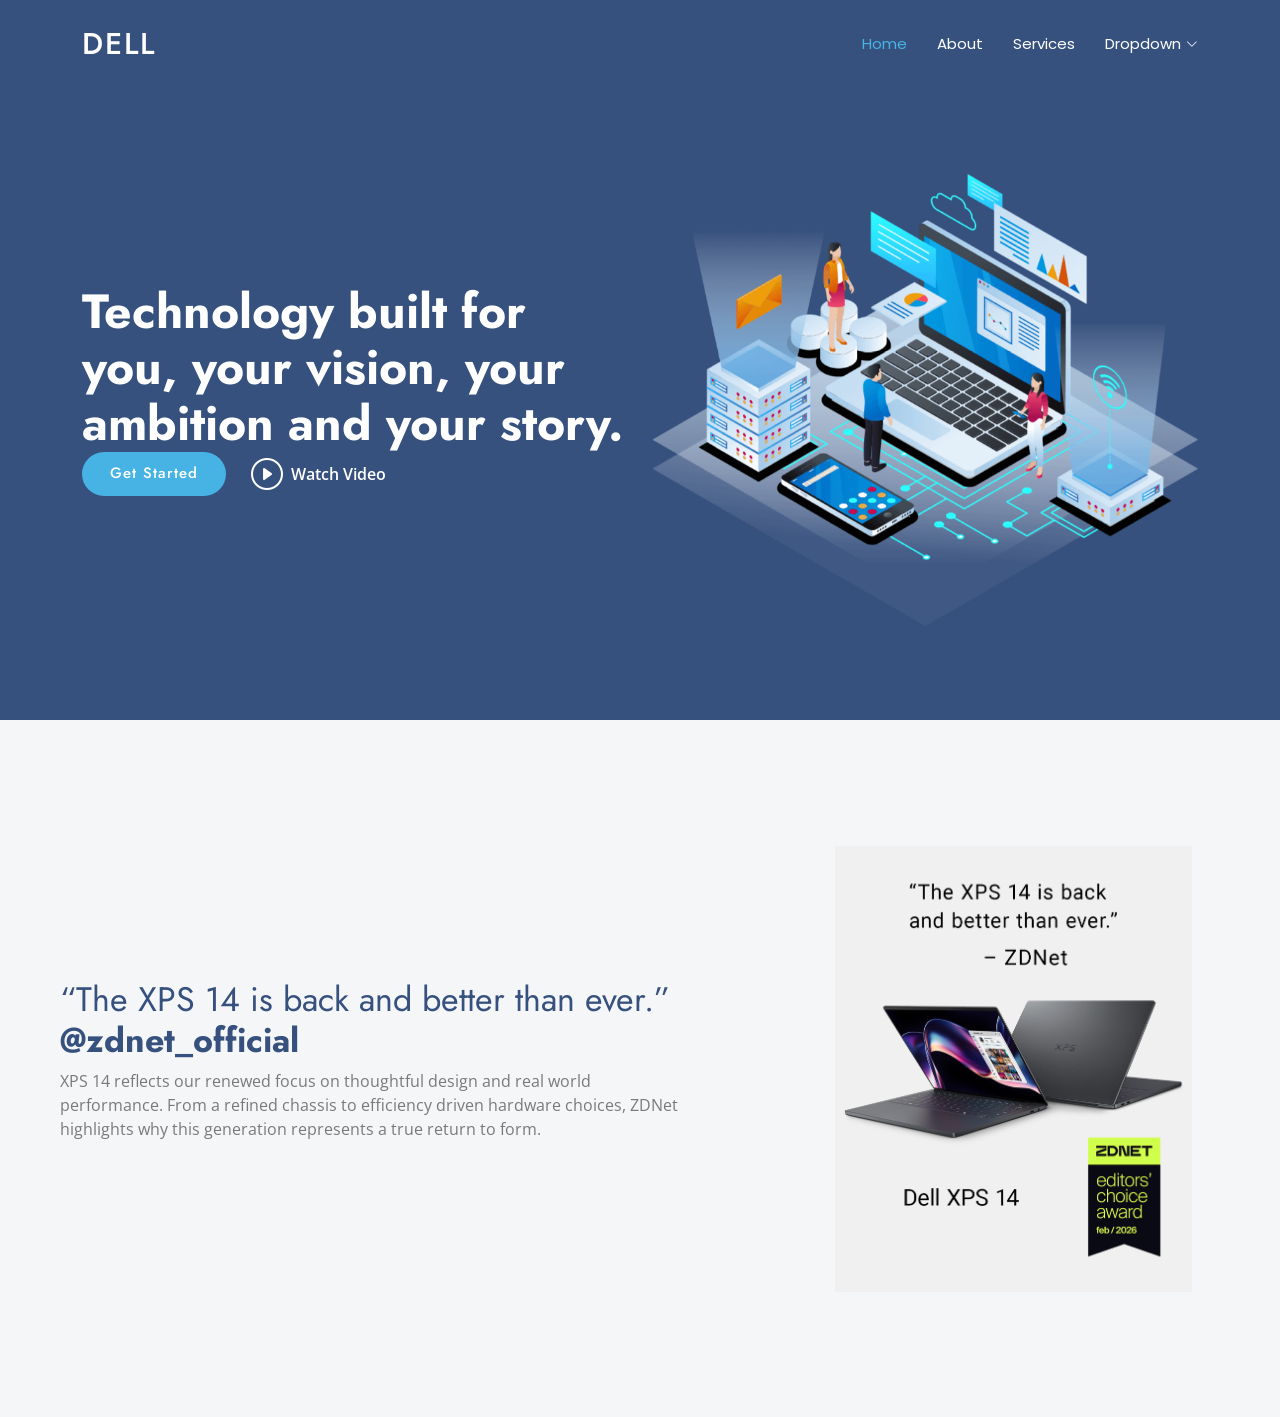
<file: pertemuan5.html>
<!DOCTYPE html>
<html lang="en">

<head>
    <meta charset="utf-8">
    <meta content="width=device-width, initial-scale=1.0" name="viewport">
    <title>Index - Arsha Bootstrap Template</title>
    <meta name="description" content="">
    <meta name="keywords" content="">

    <!-- Favicons -->
    <link href="assets/img/favicon.png" rel="icon">
    <link href="assets/img/apple-touch-icon.png" rel="apple-touch-icon">

    <!-- Fonts -->
    <link href="https://fonts.googleapis.com" rel="preconnect">
    <link href="https://fonts.gstatic.com" rel="preconnect" crossorigin>
    <link href="https://fonts.googleapis.com/css2?family=Open+Sans&family=Poppins&family=Jost&display=swap"
        rel="stylesheet">

    <!-- Vendor CSS -->
    <link href="assets/vendor/bootstrap/css/bootstrap.min.css" rel="stylesheet">
    <link href="assets/vendor/bootstrap-icons/bootstrap-icons.css" rel="stylesheet">
    <link href="assets/vendor/aos/aos.css" rel="stylesheet">
    <link href="assets/vendor/glightbox/css/glightbox.min.css" rel="stylesheet">
    <link href="assets/vendor/swiper/swiper-bundle.min.css" rel="stylesheet">

    <!-- Main CSS -->
    <link href="assets/css/main.css" rel="stylesheet">
</head>

<body class="index-page">

<!-- HEADER -->
<header id="header" class="header d-flex align-items-center fixed-top">
    <div class="container-fluid container-xl position-relative d-flex align-items-center">

        <a href="index.html" class="logo d-flex align-items-center me-auto">
            <h1 class="sitename">DELL</h1>
        </a>

        <nav id="navmenu" class="navmenu">
            <ul>
                <li><a href="#hero" class="active">Home</a></li>
                <li><a href="#about">About</a></li>
                <li><a href="#services">Services</a></li>
                <li class="dropdown">
                    <a href="#"><span>Dropdown</span> 
                    <i class="bi bi-chevron-down toggle-dropdown"></i></a>
                </li>
            </ul>
            <i class="mobile-nav-toggle d-xl-none bi bi-list"></i>
        </nav>
    </div>
</header>

<!-- MAIN -->
<main class="main">

<!-- HERO -->
<section id="hero" class="hero section dark-background">
    <div class="container">
        <div class="row gy-4">

            <div class="col-lg-6 order-2 order-lg-1 d-flex flex-column justify-content-center" data-aos="zoom-out">
                <h1>Technology built for you, your vision, your ambition and your story.</h1>

                <div class="d-flex">
                    <a href="#about" class="btn-get-started">Get Started</a>
                    <a href="visitstore.bio/dell?tab=ig"
                        class="glightbox btn-watch-video d-flex align-items-center">
                        <i class="bi bi-play-circle"></i><span>Watch Video</span>
                    </a>
                </div>
            </div>

            <div class="col-lg-6 order-1 order-lg-2 hero-img" data-aos="zoom-out" data-aos-delay="200">
                <img src="assets/img/hero-img.png" class="img-fluid animated" alt="">
            </div>

        </div>
    </div>
</section>

<!-- WHY US -->
<section id="why-us" class="section why-us light-background" data-builder="section">
    <div class="container-fluid">
        <div class="row gy-4">

            <!-- TEXT -->
            <div class="col-lg-7 d-flex flex-column justify-content-center order-2 order-lg-1">
                <div class="content px-xl-5" data-aos="fade-up" data-aos-delay="100">
                    <h3>
                        <span>“The XPS 14 is back and better than ever.”</span>
                        <strong>@zdnet_official</strong>
                    </h3>
                    <p>
                        XPS 14 reflects our renewed focus on thoughtful design and real world performance.
                        From a refined chassis to efficiency driven hardware choices, ZDNet highlights
                        why this generation represents a true return to form.
                    </p>
                </div>
            </div>

            <!-- IMAGE -->
            <div class="col-lg-5 order-1 order-lg-2 why-us-img">
                <img src="assets/img/laptop-dell.png" class="img-fluid" alt=""
                    data-aos="zoom-in" data-aos-delay="100">
            </div>

        </div>
    </div>
</section>

</main>

<!-- Scroll Top -->
<a href="#" id="scroll-top" class="scroll-top d-flex align-items-center justify-content-center">
    <i class="bi bi-arrow-up-short"></i>
</a>

<!-- Preloader -->
<div id="preloader"></div>

<!-- JS -->
<script src="assets/vendor/bootstrap/js/bootstrap.bundle.min.js"></script>
<script src="assets/vendor/php-email-form/validate.js"></script>
<script src="assets/vendor/aos/aos.js"></script>
<script src="assets/vendor/glightbox/js/glightbox.min.js"></script>
<script src="assets/vendor/swiper/swiper-bundle.min.js"></script>
<script src="assets/vendor/waypoints/noframework.waypoints.js"></script>
<script src="assets/vendor/imagesloaded/imagesloaded.pkgd.min.js"></script>
<script src="assets/vendor/isotope-layout/isotope.pkgd.min.js"></script>

<script src="assets/js/main.js"></script>

</body>
</html>
</file>
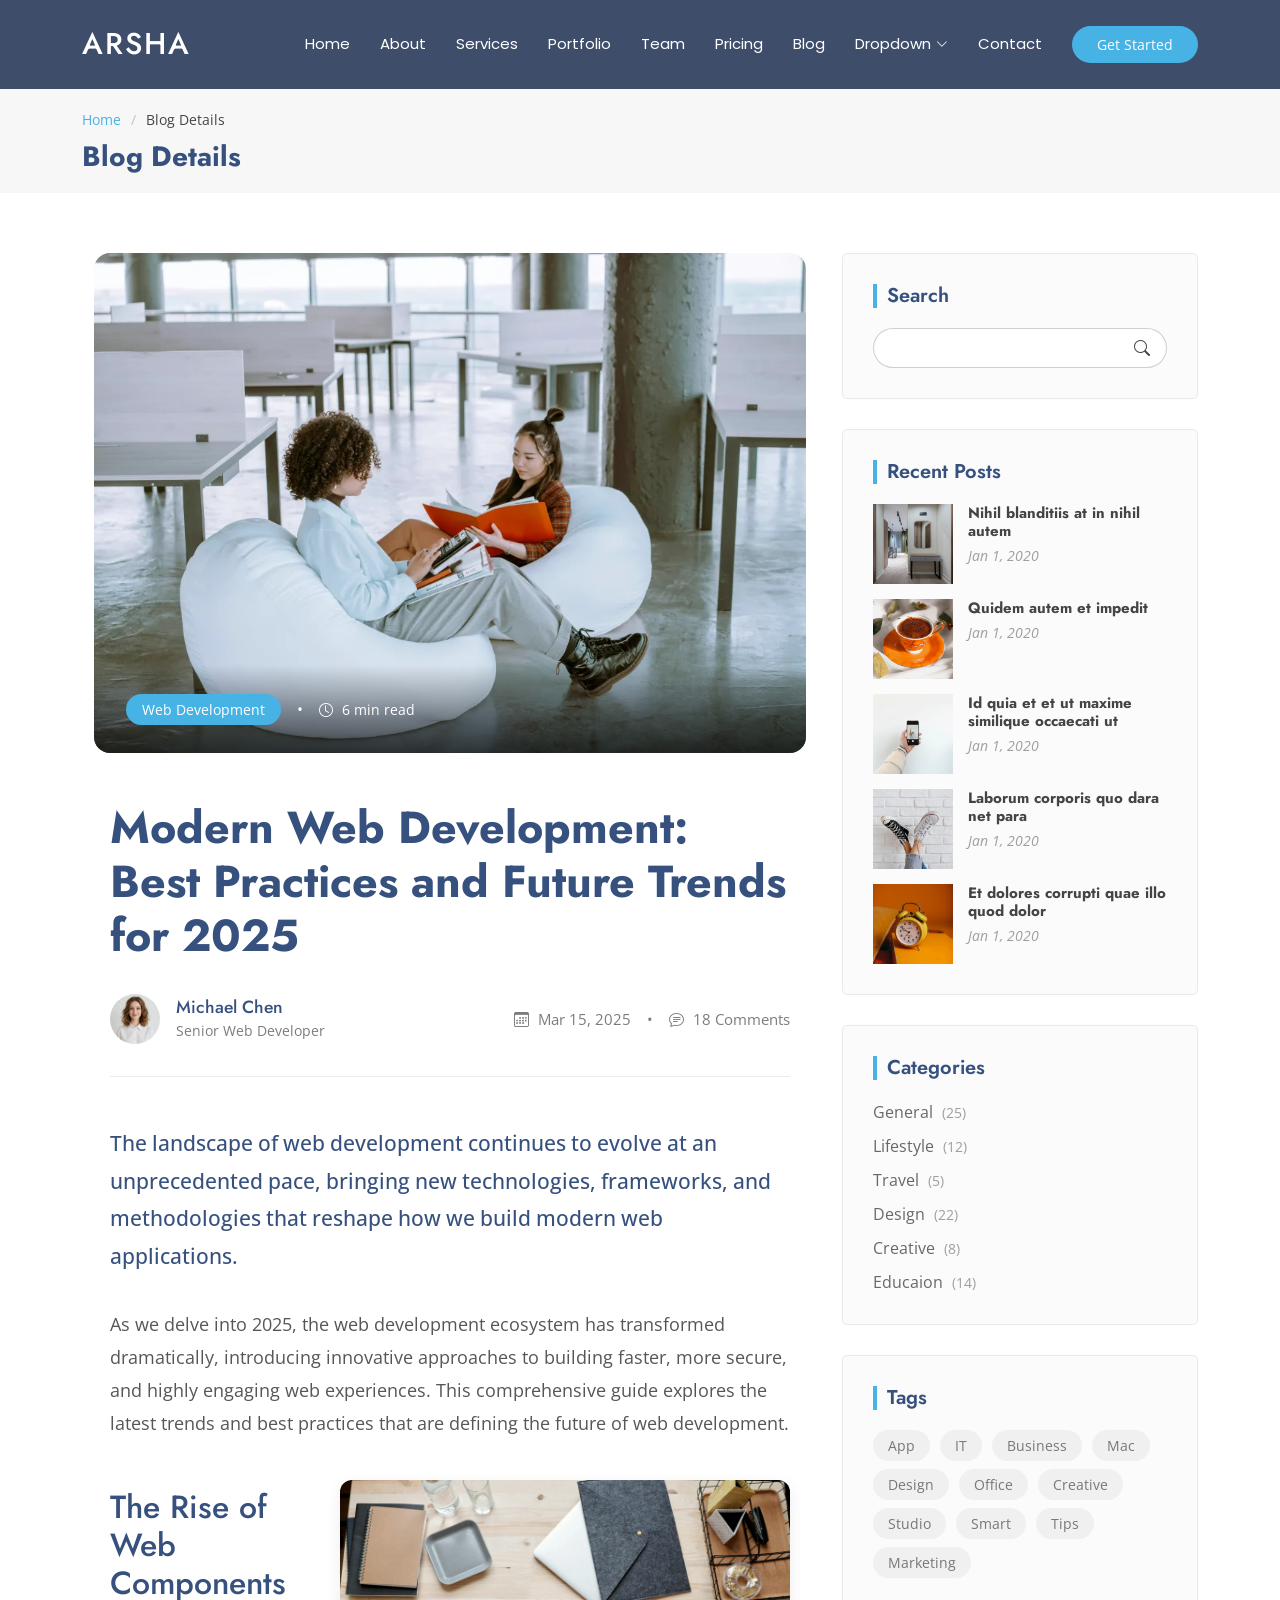
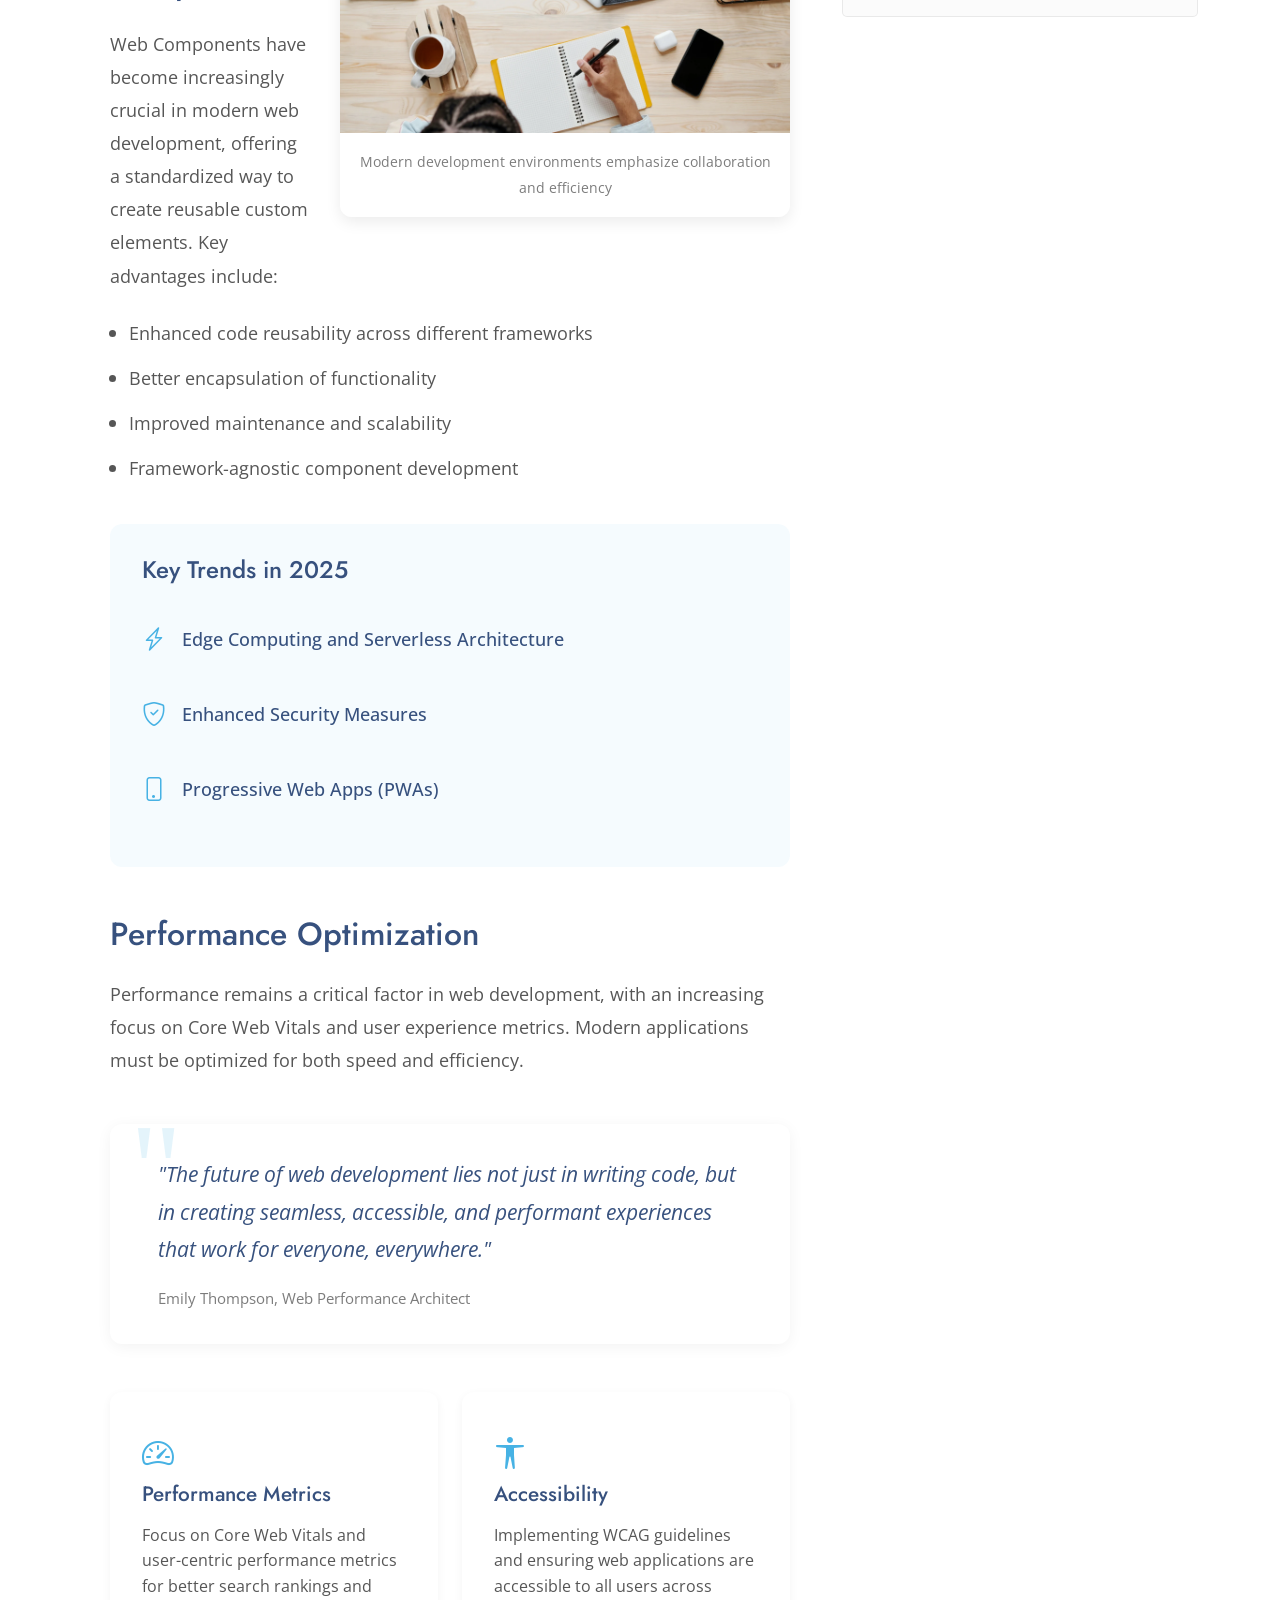
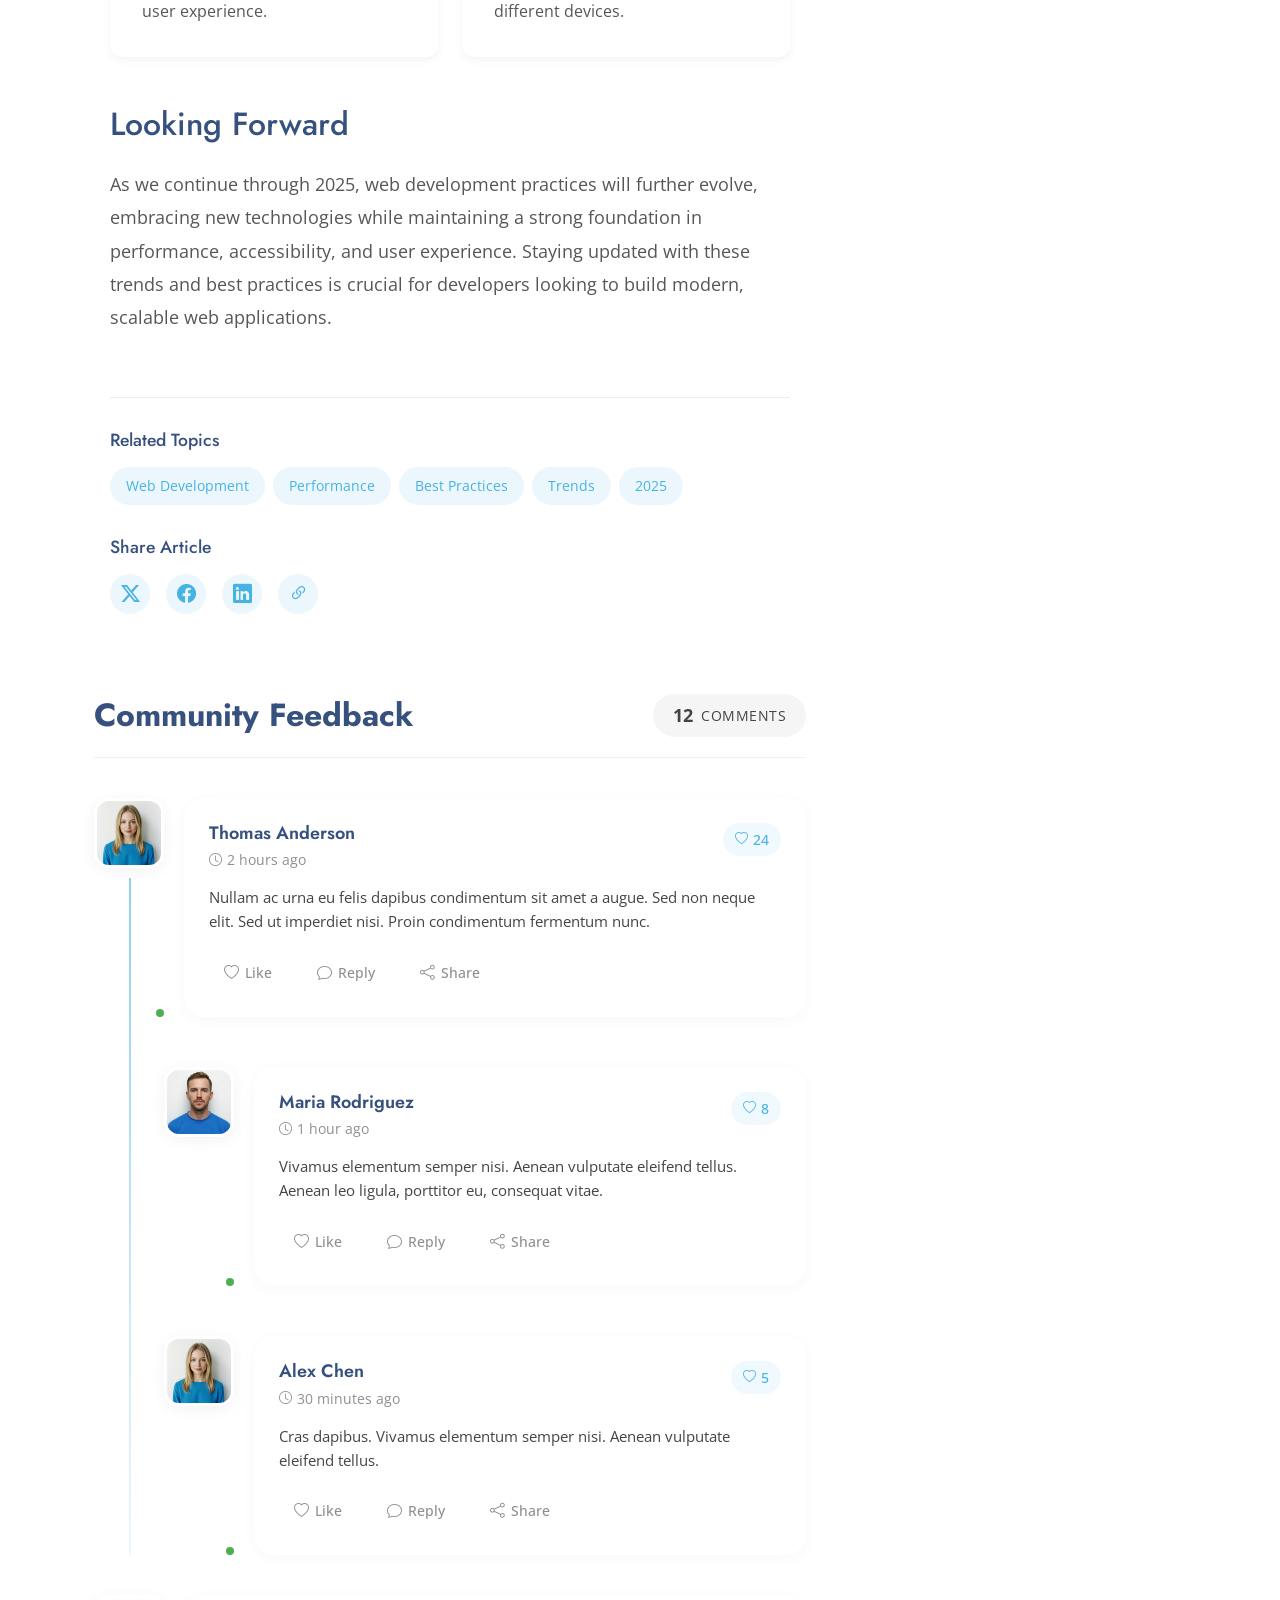
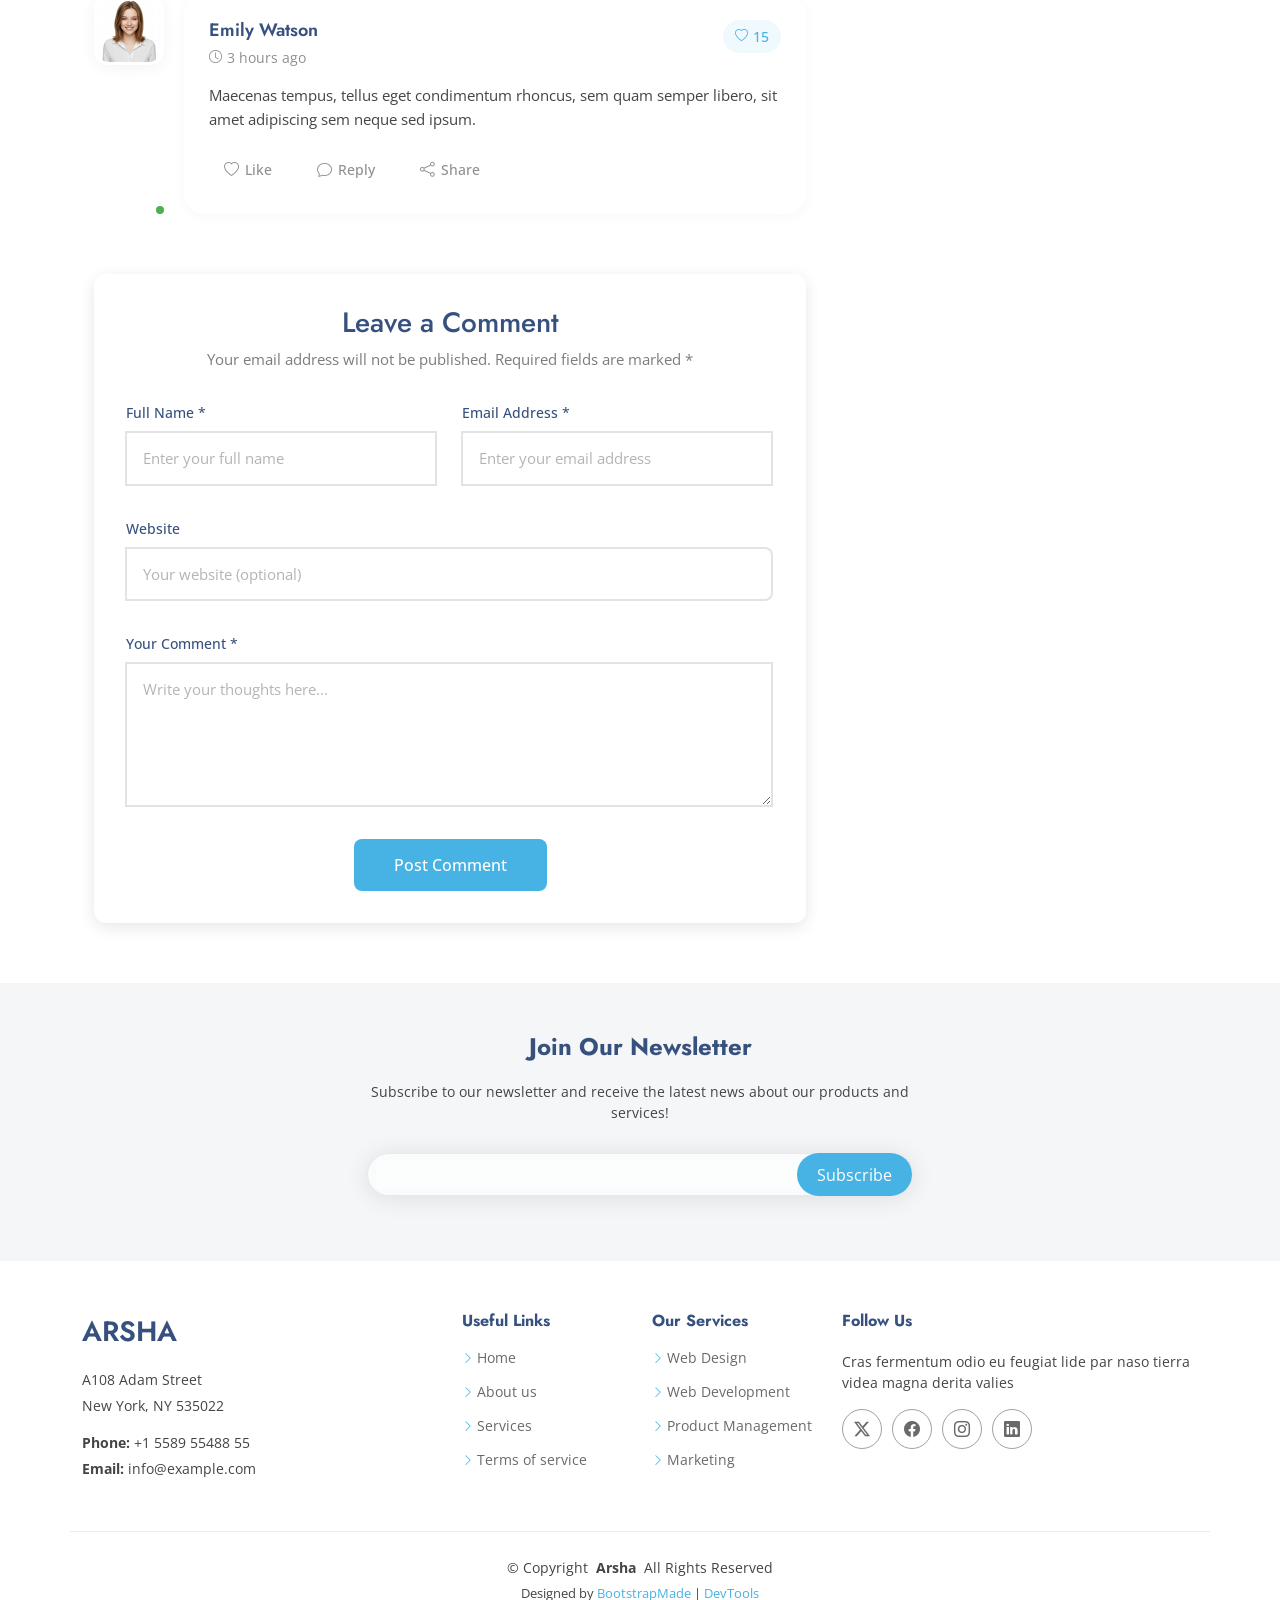
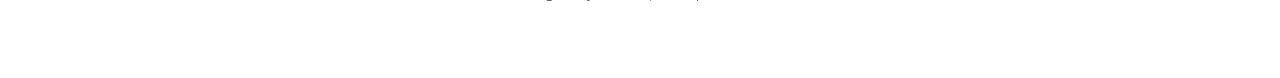
<file: Arsha/blog-details.html>
<!DOCTYPE html>
<html lang="en">

<head>
  <meta charset="utf-8">
  <meta content="width=device-width, initial-scale=1.0" name="viewport">
  <title>Blog Details - Arsha Bootstrap Template</title>
  <meta name="description" content="">
  <meta name="keywords" content="">

  <!-- Favicons -->
  <link href="assets/img/favicon.png" rel="icon">
  <link href="assets/img/apple-touch-icon.png" rel="apple-touch-icon">

  <!-- Fonts -->
  <link href="https://fonts.googleapis.com" rel="preconnect">
  <link href="https://fonts.gstatic.com" rel="preconnect" crossorigin>
  <link href="https://fonts.googleapis.com/css2?family=Open+Sans:ital,wght@0,300;0,400;0,500;0,600;0,700;0,800;1,300;1,400;1,500;1,600;1,700;1,800&family=Poppins:ital,wght@0,100;0,200;0,300;0,400;0,500;0,600;0,700;0,800;0,900;1,100;1,200;1,300;1,400;1,500;1,600;1,700;1,800;1,900&family=Jost:ital,wght@0,100;0,200;0,300;0,400;0,500;0,600;0,700;0,800;0,900;1,100;1,200;1,300;1,400;1,500;1,600;1,700;1,800;1,900&display=swap" rel="stylesheet">

  <!-- Vendor CSS Files -->
  <link href="assets/vendor/bootstrap/css/bootstrap.min.css" rel="stylesheet">
  <link href="assets/vendor/bootstrap-icons/bootstrap-icons.css" rel="stylesheet">
  <link href="assets/vendor/aos/aos.css" rel="stylesheet">
  <link href="assets/vendor/glightbox/css/glightbox.min.css" rel="stylesheet">
  <link href="assets/vendor/swiper/swiper-bundle.min.css" rel="stylesheet">

  <!-- Main CSS File -->
  <link href="assets/css/main.css" rel="stylesheet">

  <!-- =======================================================
  * Template Name: Arsha
  * Template URL: https://bootstrapmade.com/arsha-free-bootstrap-html-template-corporate/
  * Updated: Feb 22 2025 with Bootstrap v5.3.3
  * Author: BootstrapMade.com
  * License: https://bootstrapmade.com/license/
  ======================================================== -->
</head>

<body class="blog-details-page">

  <header id="header" class="header d-flex align-items-center sticky-top">
    <div class="container-fluid container-xl position-relative d-flex align-items-center">

      <a href="index.html" class="logo d-flex align-items-center me-auto">
        <!-- Uncomment the line below if you also wish to use an image logo -->
        <!-- <img src="assets/img/logo.webp" alt=""> -->
        <h1 class="sitename">Arsha</h1>
      </a>

      <nav id="navmenu" class="navmenu">
        <ul>
          <li><a href="#hero">Home</a></li>
          <li><a href="#about">About</a></li>
          <li><a href="#services">Services</a></li>
          <li><a href="#portfolio">Portfolio</a></li>
          <li><a href="#team">Team</a></li>
          <li><a href="#pricing">Pricing</a></li>
          <li><a href="blog.html">Blog</a></li>
          <li class="dropdown"><a href="#"><span>Dropdown</span> <i class="bi bi-chevron-down toggle-dropdown"></i></a>
            <ul>
              <li><a href="#">Dropdown 1</a></li>
              <li class="dropdown"><a href="#"><span>Deep Dropdown</span> <i class="bi bi-chevron-down toggle-dropdown"></i></a>
                <ul>
                  <li><a href="#">Deep Dropdown 1</a></li>
                  <li><a href="#">Deep Dropdown 2</a></li>
                  <li><a href="#">Deep Dropdown 3</a></li>
                  <li><a href="#">Deep Dropdown 4</a></li>
                  <li><a href="#">Deep Dropdown 5</a></li>
                </ul>
              </li>
              <li><a href="#">Dropdown 2</a></li>
              <li><a href="#">Dropdown 3</a></li>
              <li><a href="#">Dropdown 4</a></li>
            </ul>
          </li>
          <li><a href="#contact">Contact</a></li>
        </ul>
        <i class="mobile-nav-toggle d-xl-none bi bi-list"></i>
      </nav>

      <a class="btn-getstarted" href="#about">Get Started</a>

    </div>
  </header>

  <main class="main">

    <!-- Page Title -->
    <div class="page-title" data-aos="fade">
      <div class="container">
        <nav class="breadcrumbs">
          <ol>
            <li><a href="index.html">Home</a></li>
            <li class="current">Blog Details</li>
          </ol>
        </nav>
        <h1>Blog Details</h1>
      </div>
    </div><!-- End Page Title -->

    <div class="container">
      <div class="row">

        <div class="col-lg-8">

          <!-- Blog Details Section -->
          <section id="blog-details" class="blog-details section">
            <div class="container" data-aos="fade-up">

              <article class="article">

                <div class="hero-img" data-aos="zoom-in">
                  <img src="assets/img/blog/blog-post-3.webp" alt="Featured blog image" class="img-fluid" loading="lazy">
                  <div class="meta-overlay">
                    <div class="meta-categories">
                      <a href="#" class="category">Web Development</a>
                      <span class="divider">•</span>
                      <span class="reading-time"><i class="bi bi-clock"></i> 6 min read</span>
                    </div>
                  </div>
                </div>

                <div class="article-content" data-aos="fade-up" data-aos-delay="100">
                  <div class="content-header">
                    <h1 class="title">Modern Web Development: Best Practices and Future Trends for 2025</h1>

                    <div class="author-info">
                      <div class="author-details">
                        <img src="assets/img/person/person-f-8.webp" alt="Author" class="author-img">
                        <div class="info">
                          <h4>Michael Chen</h4>
                          <span class="role">Senior Web Developer</span>
                        </div>
                      </div>
                      <div class="post-meta">
                        <span class="date"><i class="bi bi-calendar3"></i> Mar 15, 2025</span>
                        <span class="divider">•</span>
                        <span class="comments"><i class="bi bi-chat-text"></i> 18 Comments</span>
                      </div>
                    </div>
                  </div>

                  <div class="content">
                    <p class="lead">
                      The landscape of web development continues to evolve at an unprecedented pace, bringing new technologies, frameworks, and methodologies that reshape how we build modern web applications.
                    </p>

                    <p>
                      As we delve into 2025, the web development ecosystem has transformed dramatically, introducing innovative approaches to building faster, more secure, and highly engaging web experiences. This comprehensive guide explores the latest trends and best practices that are defining the future of web development.
                    </p>

                    <div class="content-image right-aligned">
                      <img src="assets/img/blog/blog-hero-2.webp" class="img-fluid" alt="Modern web development tools" loading="lazy">
                      <figcaption>Modern development environments emphasize collaboration and efficiency</figcaption>
                    </div>

                    <h2>The Rise of Web Components</h2>
                    <p>
                      Web Components have become increasingly crucial in modern web development, offering a standardized way to create reusable custom elements. Key advantages include:
                    </p>
                    <ul>
                      <li>Enhanced code reusability across different frameworks</li>
                      <li>Better encapsulation of functionality</li>
                      <li>Improved maintenance and scalability</li>
                      <li>Framework-agnostic component development</li>
                    </ul>

                    <div class="highlight-box">
                      <h3>Key Trends in 2025</h3>
                      <ul class="trend-list">
                        <li>
                          <i class="bi bi-lightning-charge"></i>
                          <span>Edge Computing and Serverless Architecture</span>
                        </li>
                        <li>
                          <i class="bi bi-shield-check"></i>
                          <span>Enhanced Security Measures</span>
                        </li>
                        <li>
                          <i class="bi bi-phone"></i>
                          <span>Progressive Web Apps (PWAs)</span>
                        </li>
                      </ul>
                    </div>

                    <h2>Performance Optimization</h2>
                    <p>
                      Performance remains a critical factor in web development, with an increasing focus on Core Web Vitals and user experience metrics. Modern applications must be optimized for both speed and efficiency.
                    </p>

                    <blockquote>
                      <p>
                        "The future of web development lies not just in writing code, but in creating seamless, accessible, and performant experiences that work for everyone, everywhere."
                      </p>
                      <cite>Emily Thompson, Web Performance Architect</cite>
                    </blockquote>

                    <div class="content-grid">
                      <div class="row g-4">
                        <div class="col-md-6">
                          <div class="info-card">
                            <i class="bi bi-speedometer2"></i>
                            <h4>Performance Metrics</h4>
                            <p>Focus on Core Web Vitals and user-centric performance metrics for better search rankings and user experience.</p>
                          </div>
                        </div>
                        <div class="col-md-6">
                          <div class="info-card">
                            <i class="bi bi-universal-access"></i>
                            <h4>Accessibility</h4>
                            <p>Implementing WCAG guidelines and ensuring web applications are accessible to all users across different devices.</p>
                          </div>
                        </div>
                      </div>
                    </div>

                    <h2>Looking Forward</h2>
                    <p>
                      As we continue through 2025, web development practices will further evolve, embracing new technologies while maintaining a strong foundation in performance, accessibility, and user experience. Staying updated with these trends and best practices is crucial for developers looking to build modern, scalable web applications.
                    </p>
                  </div>

                  <div class="meta-bottom">
                    <div class="tags-section">
                      <h4>Related Topics</h4>
                      <div class="tags">
                        <a href="#" class="tag">Web Development</a>
                        <a href="#" class="tag">Performance</a>
                        <a href="#" class="tag">Best Practices</a>
                        <a href="#" class="tag">Trends</a>
                        <a href="#" class="tag">2025</a>
                      </div>
                    </div>

                    <div class="share-section">
                      <h4>Share Article</h4>
                      <div class="social-links">
                        <a href="#" class="twitter"><i class="bi bi-twitter-x"></i></a>
                        <a href="#" class="facebook"><i class="bi bi-facebook"></i></a>
                        <a href="#" class="linkedin"><i class="bi bi-linkedin"></i></a>
                        <a href="#" class="copy-link" title="Copy Link"><i class="bi bi-link-45deg"></i></a>
                      </div>
                    </div>
                  </div>
                </div>

              </article>

            </div>
          </section><!-- /Blog Details Section -->

          <!-- Blog Comments Section -->
          <section id="blog-comments" class="blog-comments section">

            <div class="container" data-aos="fade-up" data-aos-delay="100">

              <div class="blog-comments-4">
                <div class="comments-header">
                  <h3 class="title">Community Feedback</h3>
                  <div class="comments-stats">
                    <span class="count">12</span>
                    <span class="label">Comments</span>
                  </div>
                </div>

                <div class="comments-container">
                  <!-- Comment #1 -->
                  <div class="comment-thread">
                    <div class="comment-box">
                      <div class="comment-wrapper">
                        <div class="avatar-wrapper">
                          <img src="assets/img/person/person-f-9.webp" alt="Avatar" loading="lazy">
                          <span class="status-indicator"></span>
                        </div>

                        <div class="comment-content">
                          <div class="comment-header">
                            <div class="user-info">
                              <h4>Thomas Anderson</h4>
                              <span class="time-badge">
                                <i class="bi bi-clock"></i>
                                2 hours ago
                              </span>
                            </div>
                            <div class="engagement">
                              <span class="likes">
                                <i class="bi bi-heart"></i>
                                24
                              </span>
                            </div>
                          </div>

                          <div class="comment-body">
                            <p>Nullam ac urna eu felis dapibus condimentum sit amet a augue. Sed non neque elit. Sed ut imperdiet nisi. Proin condimentum fermentum nunc.</p>
                          </div>

                          <div class="comment-actions">
                            <button class="action-btn like-btn" aria-label="Like comment">
                              <i class="bi bi-heart"></i>
                              <span>Like</span>
                            </button>
                            <button class="action-btn reply-btn" aria-label="Reply to comment">
                              <i class="bi bi-chat"></i>
                              <span>Reply</span>
                            </button>
                            <button class="action-btn share-btn" aria-label="Share comment">
                              <i class="bi bi-share"></i>
                              <span>Share</span>
                            </button>
                          </div>
                        </div>
                      </div>
                    </div>

                    <!-- Replies Container -->
                    <div class="replies-container">
                      <!-- Reply #1 -->
                      <div class="comment-box reply">
                        <div class="comment-wrapper">
                          <div class="avatar-wrapper">
                            <img src="assets/img/person/person-m-9.webp" alt="Avatar" loading="lazy">
                            <span class="status-indicator"></span>
                          </div>

                          <div class="comment-content">
                            <div class="comment-header">
                              <div class="user-info">
                                <h4>Maria Rodriguez</h4>
                                <span class="time-badge">
                                  <i class="bi bi-clock"></i>
                                  1 hour ago
                                </span>
                              </div>
                              <div class="engagement">
                                <span class="likes">
                                  <i class="bi bi-heart"></i>
                                  8
                                </span>
                              </div>
                            </div>

                            <div class="comment-body">
                              <p>Vivamus elementum semper nisi. Aenean vulputate eleifend tellus. Aenean leo ligula, porttitor eu, consequat vitae.</p>
                            </div>

                            <div class="comment-actions">
                              <button class="action-btn like-btn" aria-label="Like comment">
                                <i class="bi bi-heart"></i>
                                <span>Like</span>
                              </button>
                              <button class="action-btn reply-btn" aria-label="Reply to comment">
                                <i class="bi bi-chat"></i>
                                <span>Reply</span>
                              </button>
                              <button class="action-btn share-btn" aria-label="Share comment">
                                <i class="bi bi-share"></i>
                                <span>Share</span>
                              </button>
                            </div>
                          </div>
                        </div>
                      </div>

                      <!-- Reply #2 -->
                      <div class="comment-box reply">
                        <div class="comment-wrapper">
                          <div class="avatar-wrapper">
                            <img src="assets/img/person/person-f-9.webp" alt="Avatar" loading="lazy">
                            <span class="status-indicator"></span>
                          </div>

                          <div class="comment-content">
                            <div class="comment-header">
                              <div class="user-info">
                                <h4>Alex Chen</h4>
                                <span class="time-badge">
                                  <i class="bi bi-clock"></i>
                                  30 minutes ago
                                </span>
                              </div>
                              <div class="engagement">
                                <span class="likes">
                                  <i class="bi bi-heart"></i>
                                  5
                                </span>
                              </div>
                            </div>

                            <div class="comment-body">
                              <p>Cras dapibus. Vivamus elementum semper nisi. Aenean vulputate eleifend tellus.</p>
                            </div>

                            <div class="comment-actions">
                              <button class="action-btn like-btn" aria-label="Like comment">
                                <i class="bi bi-heart"></i>
                                <span>Like</span>
                              </button>
                              <button class="action-btn reply-btn" aria-label="Reply to comment">
                                <i class="bi bi-chat"></i>
                                <span>Reply</span>
                              </button>
                              <button class="action-btn share-btn" aria-label="Share comment">
                                <i class="bi bi-share"></i>
                                <span>Share</span>
                              </button>
                            </div>
                          </div>
                        </div>
                      </div>
                    </div>
                  </div>

                  <!-- Comment #2 -->
                  <div class="comment-thread">
                    <div class="comment-box">
                      <div class="comment-wrapper">
                        <div class="avatar-wrapper">
                          <img src="assets/img/person/person-f-7.webp" alt="Avatar" loading="lazy">
                          <span class="status-indicator"></span>
                        </div>

                        <div class="comment-content">
                          <div class="comment-header">
                            <div class="user-info">
                              <h4>Emily Watson</h4>
                              <span class="time-badge">
                                <i class="bi bi-clock"></i>
                                3 hours ago
                              </span>
                            </div>
                            <div class="engagement">
                              <span class="likes">
                                <i class="bi bi-heart"></i>
                                15
                              </span>
                            </div>
                          </div>

                          <div class="comment-body">
                            <p>Maecenas tempus, tellus eget condimentum rhoncus, sem quam semper libero, sit amet adipiscing sem neque sed ipsum.</p>
                          </div>

                          <div class="comment-actions">
                            <button class="action-btn like-btn" aria-label="Like comment">
                              <i class="bi bi-heart"></i>
                              <span>Like</span>
                            </button>
                            <button class="action-btn reply-btn" aria-label="Reply to comment">
                              <i class="bi bi-chat"></i>
                              <span>Reply</span>
                            </button>
                            <button class="action-btn share-btn" aria-label="Share comment">
                              <i class="bi bi-share"></i>
                              <span>Share</span>
                            </button>
                          </div>
                        </div>
                      </div>
                    </div>
                  </div>
                </div>
              </div>

            </div>

          </section><!-- /Blog Comments Section -->

          <!-- Blog Comment Form Section -->
          <section id="blog-comment-form" class="blog-comment-form section">

            <div class="container" data-aos="fade-up" data-aos-delay="100">

              <form method="post" role="form">

                <div class="form-header">
                  <h3>Leave a Comment</h3>
                  <p>Your email address will not be published. Required fields are marked *</p>
                </div>

                <div class="row gy-3">
                  <div class="col-md-6">
                    <div class="input-group">
                      <label for="name">Full Name *</label>
                      <input type="text" name="name" id="name" placeholder="Enter your full name" required="">
                      <span class="error-text">Please enter your name</span>
                    </div>
                  </div>

                  <div class="col-md-6">
                    <div class="input-group">
                      <label for="email">Email Address *</label>
                      <input type="email" name="email" id="email" placeholder="Enter your email address" required="">
                      <span class="error-text">Please enter a valid email address</span>
                    </div>
                  </div>

                  <div class="col-12">
                    <div class="input-group">
                      <label for="website">Website</label>
                      <input type="url" name="website" id="website" placeholder="Your website (optional)">
                    </div>
                  </div>

                  <div class="col-12">
                    <div class="input-group">
                      <label for="comment">Your Comment *</label>
                      <textarea name="comment" id="comment" rows="5" placeholder="Write your thoughts here..." required=""></textarea>
                      <span class="error-text">Please enter your comment</span>
                    </div>
                  </div>

                  <div class="col-12 text-center">
                    <button type="submit">Post Comment</button>
                  </div>
                </div>

              </form>

            </div>

          </section><!-- /Blog Comment Form Section -->

        </div>

        <div class="col-lg-4 sidebar">

          <div class="widgets-container" data-aos="fade-up" data-aos-delay="200">

            <!-- Search Widget -->
            <div class="search-widget widget-item">

              <h3 class="widget-title">Search</h3>
              <form action="">
                <input type="text">
                <button type="submit" title="Search"><i class="bi bi-search"></i></button>
              </form>

            </div><!--/Search Widget -->

            <!-- Recent Posts Widget -->
            <div class="recent-posts-widget widget-item">

              <h3 class="widget-title">Recent Posts</h3>

              <div class="post-item">
                <img src="assets/img/blog/blog-post-square-1.webp" alt="" class="flex-shrink-0">
                <div>
                  <h4><a href="blog-details.html">Nihil blanditiis at in nihil autem</a></h4>
                  <time datetime="2020-01-01">Jan 1, 2020</time>
                </div>
              </div><!-- End recent post item-->

              <div class="post-item">
                <img src="assets/img/blog/blog-post-square-2.webp" alt="" class="flex-shrink-0">
                <div>
                  <h4><a href="blog-details.html">Quidem autem et impedit</a></h4>
                  <time datetime="2020-01-01">Jan 1, 2020</time>
                </div>
              </div><!-- End recent post item-->

              <div class="post-item">
                <img src="assets/img/blog/blog-post-square-3.webp" alt="" class="flex-shrink-0">
                <div>
                  <h4><a href="blog-details.html">Id quia et et ut maxime similique occaecati ut</a></h4>
                  <time datetime="2020-01-01">Jan 1, 2020</time>
                </div>
              </div><!-- End recent post item-->

              <div class="post-item">
                <img src="assets/img/blog/blog-post-square-4.webp" alt="" class="flex-shrink-0">
                <div>
                  <h4><a href="blog-details.html">Laborum corporis quo dara net para</a></h4>
                  <time datetime="2020-01-01">Jan 1, 2020</time>
                </div>
              </div><!-- End recent post item-->

              <div class="post-item">
                <img src="assets/img/blog/blog-post-square-5.webp" alt="" class="flex-shrink-0">
                <div>
                  <h4><a href="blog-details.html">Et dolores corrupti quae illo quod dolor</a></h4>
                  <time datetime="2020-01-01">Jan 1, 2020</time>
                </div>
              </div><!-- End recent post item-->

            </div><!--/Recent Posts Widget -->

            <!-- Categories Widget -->
            <div class="categories-widget widget-item">

              <h3 class="widget-title">Categories</h3>
              <ul class="mt-3">
                <li><a href="#">General <span>(25)</span></a></li>
                <li><a href="#">Lifestyle <span>(12)</span></a></li>
                <li><a href="#">Travel <span>(5)</span></a></li>
                <li><a href="#">Design <span>(22)</span></a></li>
                <li><a href="#">Creative <span>(8)</span></a></li>
                <li><a href="#">Educaion <span>(14)</span></a></li>
              </ul>

            </div><!--/Categories Widget -->

            <!-- Tags Widget -->
            <div class="tags-widget widget-item">

              <h3 class="widget-title">Tags</h3>
              <ul>
                <li><a href="#">App</a></li>
                <li><a href="#">IT</a></li>
                <li><a href="#">Business</a></li>
                <li><a href="#">Mac</a></li>
                <li><a href="#">Design</a></li>
                <li><a href="#">Office</a></li>
                <li><a href="#">Creative</a></li>
                <li><a href="#">Studio</a></li>
                <li><a href="#">Smart</a></li>
                <li><a href="#">Tips</a></li>
                <li><a href="#">Marketing</a></li>
              </ul>

            </div><!--/Tags Widget -->

          </div>

        </div>

      </div>
    </div>

  </main>

  <footer id="footer" class="footer">

    <div class="footer-newsletter">
      <div class="container">
        <div class="row justify-content-center text-center">
          <div class="col-lg-6">
            <h4>Join Our Newsletter</h4>
            <p>Subscribe to our newsletter and receive the latest news about our products and services!</p>
            <form action="forms/newsletter.php" method="post" class="php-email-form">
              <div class="newsletter-form"><input type="email" name="email"><input type="submit" value="Subscribe"></div>
              <div class="loading">Loading</div>
              <div class="error-message"></div>
              <div class="sent-message">Your subscription request has been sent. Thank you!</div>
            </form>
          </div>
        </div>
      </div>
    </div>

    <div class="container footer-top">
      <div class="row gy-4">
        <div class="col-lg-4 col-md-6 footer-about">
          <a href="index.html" class="d-flex align-items-center">
            <span class="sitename">Arsha</span>
          </a>
          <div class="footer-contact pt-3">
            <p>A108 Adam Street</p>
            <p>New York, NY 535022</p>
            <p class="mt-3"><strong>Phone:</strong> <span>+1 5589 55488 55</span></p>
            <p><strong>Email:</strong> <span>info@example.com</span></p>
          </div>
        </div>

        <div class="col-lg-2 col-md-3 footer-links">
          <h4>Useful Links</h4>
          <ul>
            <li><i class="bi bi-chevron-right"></i> <a href="#">Home</a></li>
            <li><i class="bi bi-chevron-right"></i> <a href="#">About us</a></li>
            <li><i class="bi bi-chevron-right"></i> <a href="#">Services</a></li>
            <li><i class="bi bi-chevron-right"></i> <a href="#">Terms of service</a></li>
          </ul>
        </div>

        <div class="col-lg-2 col-md-3 footer-links">
          <h4>Our Services</h4>
          <ul>
            <li><i class="bi bi-chevron-right"></i> <a href="#">Web Design</a></li>
            <li><i class="bi bi-chevron-right"></i> <a href="#">Web Development</a></li>
            <li><i class="bi bi-chevron-right"></i> <a href="#">Product Management</a></li>
            <li><i class="bi bi-chevron-right"></i> <a href="#">Marketing</a></li>
          </ul>
        </div>

        <div class="col-lg-4 col-md-12">
          <h4>Follow Us</h4>
          <p>Cras fermentum odio eu feugiat lide par naso tierra videa magna derita valies</p>
          <div class="social-links d-flex">
            <a href=""><i class="bi bi-twitter-x"></i></a>
            <a href=""><i class="bi bi-facebook"></i></a>
            <a href=""><i class="bi bi-instagram"></i></a>
            <a href=""><i class="bi bi-linkedin"></i></a>
          </div>
        </div>

      </div>
    </div>

    <div class="container copyright text-center mt-4">
      <p>© <span>Copyright</span> <strong class="px-1 sitename">Arsha</strong> <span>All Rights Reserved</span></p>
      <div class="credits">
        <!-- All the links in the footer should remain intact. -->
        <!-- You can delete the links only if you've purchased the pro version. -->
        <!-- Licensing information: https://bootstrapmade.com/license/ -->
        <!-- Purchase the pro version with working PHP/AJAX contact form: [buy-url] -->
        Designed by <a href="https://bootstrapmade.com/">BootstrapMade</a> | <a href="https://bootstrapmade.com/tools/">DevTools</a>
      </div>
    </div>

  </footer>

  <!-- Scroll Top -->
  <a href="#" id="scroll-top" class="scroll-top d-flex align-items-center justify-content-center"><i class="bi bi-arrow-up-short"></i></a>

  <!-- Preloader -->
  <div id="preloader"></div>

  <!-- Vendor JS Files -->
  <script src="assets/vendor/bootstrap/js/bootstrap.bundle.min.js"></script>
  <script src="assets/vendor/php-email-form/validate.js"></script>
  <script src="assets/vendor/aos/aos.js"></script>
  <script src="assets/vendor/glightbox/js/glightbox.min.js"></script>
  <script src="assets/vendor/swiper/swiper-bundle.min.js"></script>
  <script src="assets/vendor/waypoints/noframework.waypoints.js"></script>
  <script src="assets/vendor/imagesloaded/imagesloaded.pkgd.min.js"></script>
  <script src="assets/vendor/isotope-layout/isotope.pkgd.min.js"></script>

  <!-- Main JS File -->
  <script src="assets/js/main.js"></script>

</body>

</html>
</file>
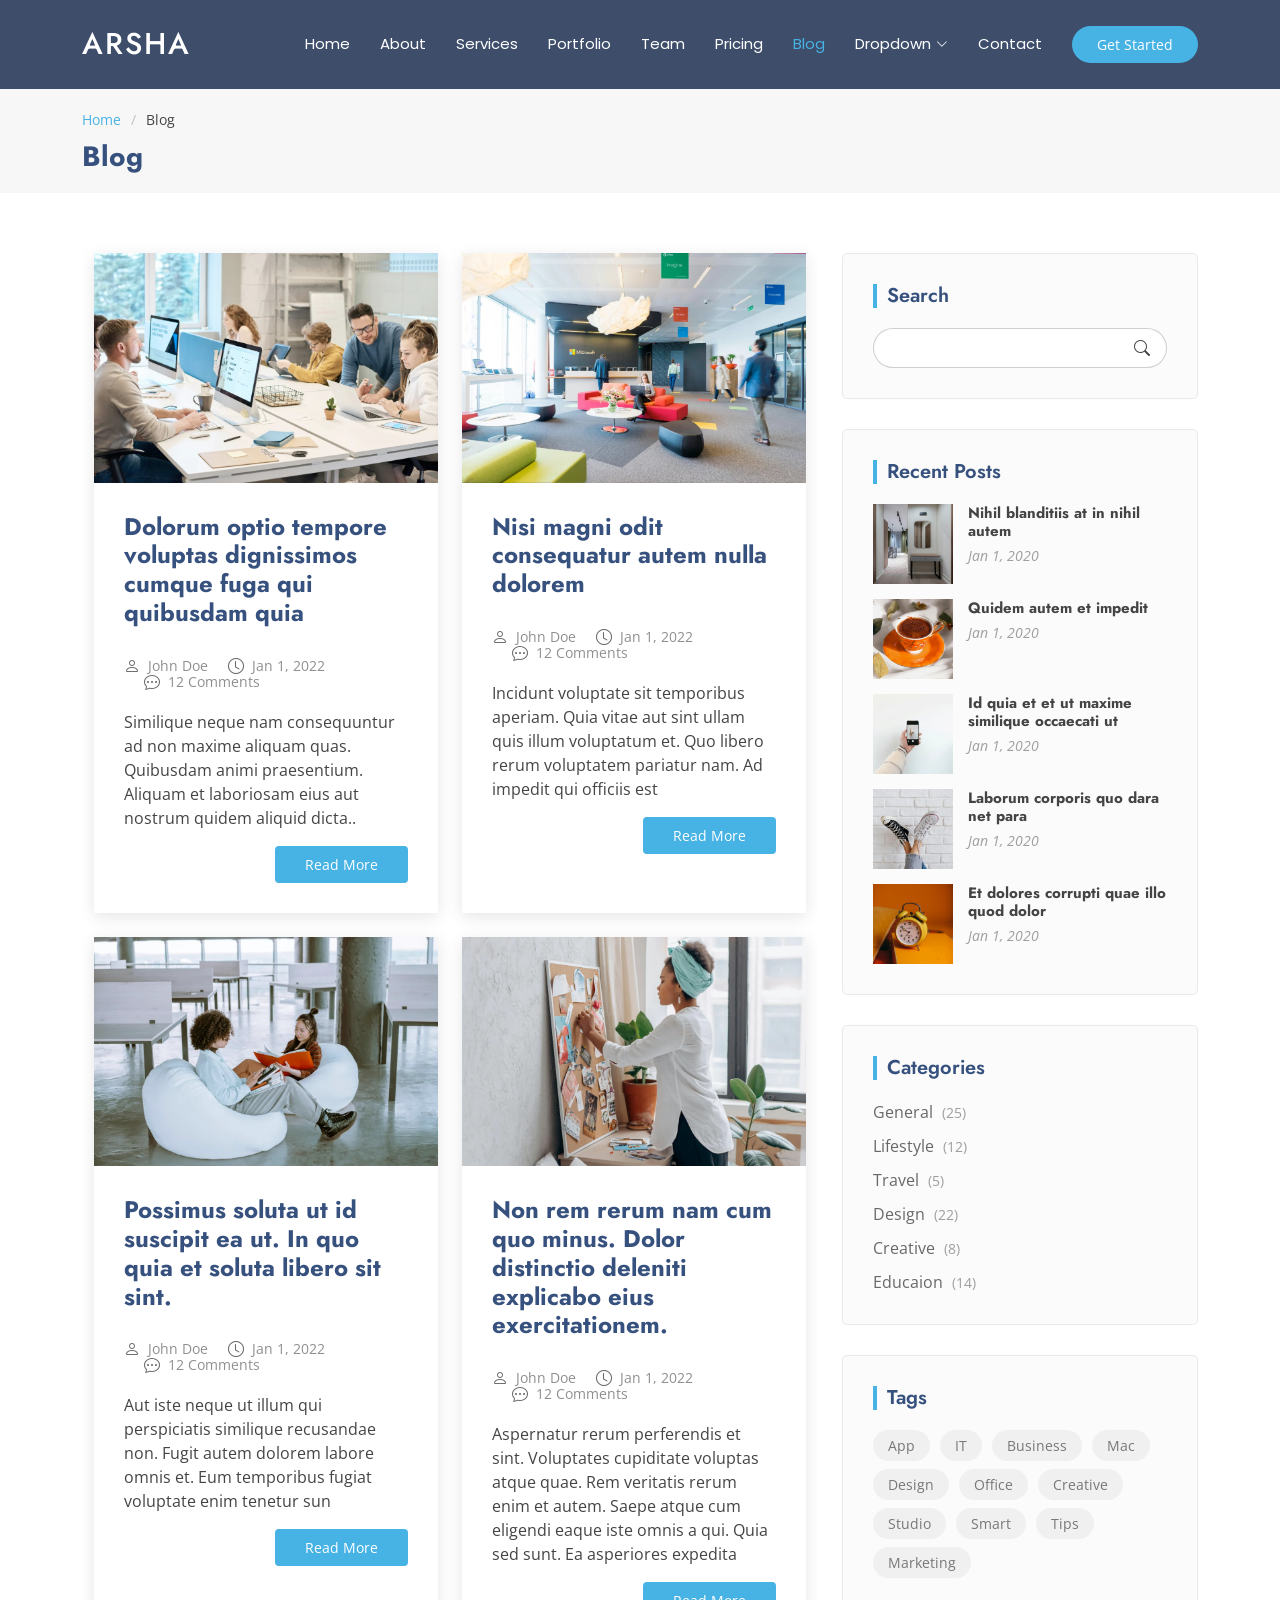
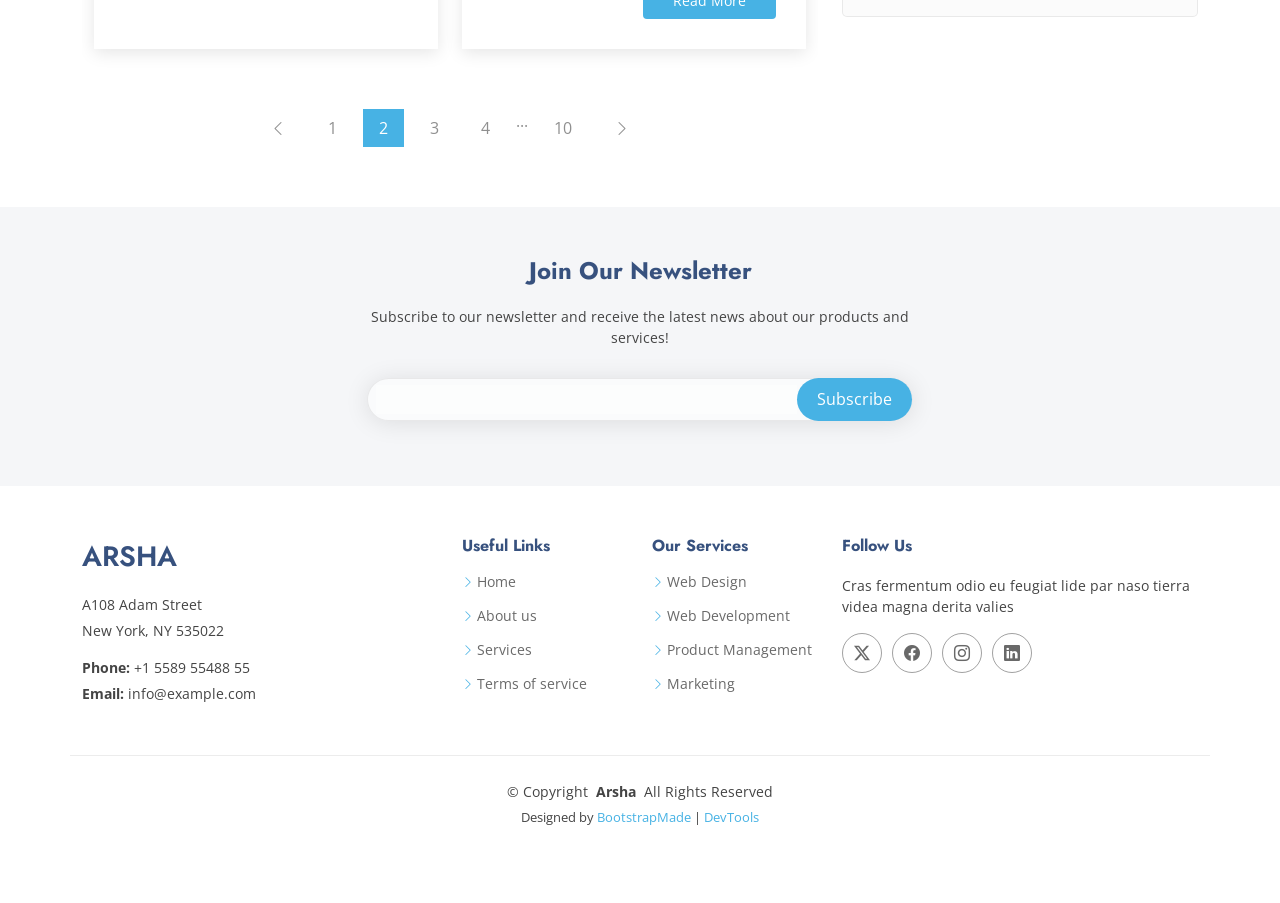
<file: Arsha/blog.html>
<!DOCTYPE html>
<html lang="en">

<head>
  <meta charset="utf-8">
  <meta content="width=device-width, initial-scale=1.0" name="viewport">
  <title>Blog - Arsha Bootstrap Template</title>
  <meta name="description" content="">
  <meta name="keywords" content="">

  <!-- Favicons -->
  <link href="assets/img/favicon.png" rel="icon">
  <link href="assets/img/apple-touch-icon.png" rel="apple-touch-icon">

  <!-- Fonts -->
  <link href="https://fonts.googleapis.com" rel="preconnect">
  <link href="https://fonts.gstatic.com" rel="preconnect" crossorigin>
  <link href="https://fonts.googleapis.com/css2?family=Open+Sans:ital,wght@0,300;0,400;0,500;0,600;0,700;0,800;1,300;1,400;1,500;1,600;1,700;1,800&family=Poppins:ital,wght@0,100;0,200;0,300;0,400;0,500;0,600;0,700;0,800;0,900;1,100;1,200;1,300;1,400;1,500;1,600;1,700;1,800;1,900&family=Jost:ital,wght@0,100;0,200;0,300;0,400;0,500;0,600;0,700;0,800;0,900;1,100;1,200;1,300;1,400;1,500;1,600;1,700;1,800;1,900&display=swap" rel="stylesheet">

  <!-- Vendor CSS Files -->
  <link href="assets/vendor/bootstrap/css/bootstrap.min.css" rel="stylesheet">
  <link href="assets/vendor/bootstrap-icons/bootstrap-icons.css" rel="stylesheet">
  <link href="assets/vendor/aos/aos.css" rel="stylesheet">
  <link href="assets/vendor/glightbox/css/glightbox.min.css" rel="stylesheet">
  <link href="assets/vendor/swiper/swiper-bundle.min.css" rel="stylesheet">

  <!-- Main CSS File -->
  <link href="assets/css/main.css" rel="stylesheet">

  <!-- =======================================================
  * Template Name: Arsha
  * Template URL: https://bootstrapmade.com/arsha-free-bootstrap-html-template-corporate/
  * Updated: Feb 22 2025 with Bootstrap v5.3.3
  * Author: BootstrapMade.com
  * License: https://bootstrapmade.com/license/
  ======================================================== -->
</head>

<body class="blog-page">

  <header id="header" class="header d-flex align-items-center sticky-top">
    <div class="container-fluid container-xl position-relative d-flex align-items-center">

      <a href="index.html" class="logo d-flex align-items-center me-auto">
        <!-- Uncomment the line below if you also wish to use an image logo -->
        <!-- <img src="assets/img/logo.webp" alt=""> -->
        <h1 class="sitename">Arsha</h1>
      </a>

      <nav id="navmenu" class="navmenu">
        <ul>
          <li><a href="#hero">Home</a></li>
          <li><a href="#about">About</a></li>
          <li><a href="#services">Services</a></li>
          <li><a href="#portfolio">Portfolio</a></li>
          <li><a href="#team">Team</a></li>
          <li><a href="#pricing">Pricing</a></li>
          <li><a href="blog.html" class="active">Blog</a></li>
          <li class="dropdown"><a href="#"><span>Dropdown</span> <i class="bi bi-chevron-down toggle-dropdown"></i></a>
            <ul>
              <li><a href="#">Dropdown 1</a></li>
              <li class="dropdown"><a href="#"><span>Deep Dropdown</span> <i class="bi bi-chevron-down toggle-dropdown"></i></a>
                <ul>
                  <li><a href="#">Deep Dropdown 1</a></li>
                  <li><a href="#">Deep Dropdown 2</a></li>
                  <li><a href="#">Deep Dropdown 3</a></li>
                  <li><a href="#">Deep Dropdown 4</a></li>
                  <li><a href="#">Deep Dropdown 5</a></li>
                </ul>
              </li>
              <li><a href="#">Dropdown 2</a></li>
              <li><a href="#">Dropdown 3</a></li>
              <li><a href="#">Dropdown 4</a></li>
            </ul>
          </li>
          <li><a href="#contact">Contact</a></li>
        </ul>
        <i class="mobile-nav-toggle d-xl-none bi bi-list"></i>
      </nav>

      <a class="btn-getstarted" href="#about">Get Started</a>

    </div>
  </header>

  <main class="main">

    <!-- Page Title -->
    <div class="page-title" data-aos="fade">
      <div class="container">
        <nav class="breadcrumbs">
          <ol>
            <li><a href="index.html">Home</a></li>
            <li class="current">Blog</li>
          </ol>
        </nav>
        <h1>Blog</h1>
      </div>
    </div><!-- End Page Title -->

    <div class="container">
      <div class="row">

        <div class="col-lg-8">

          <!-- Blog Posts Section -->
          <section id="blog-posts" class="blog-posts section">

            <div class="container" data-aos="fade-up" data-aos-delay="100">

              <div class="row gy-4">

                <div class="col-lg-6">
                  <article>

                    <div class="post-img">
                      <img src="assets/img/blog/blog-post-1.webp" alt="" class="img-fluid">
                    </div>

                    <h2 class="title">
                      <a href="blog-details.html">Dolorum optio tempore voluptas dignissimos cumque fuga qui quibusdam quia</a>
                    </h2>

                    <div class="meta-top">
                      <ul>
                        <li class="d-flex align-items-center"><i class="bi bi-person"></i> <a href="blog-details.html">John Doe</a></li>
                        <li class="d-flex align-items-center"><i class="bi bi-clock"></i> <a href="blog-details.html"><time datetime="2022-01-01">Jan 1, 2022</time></a></li>
                        <li class="d-flex align-items-center"><i class="bi bi-chat-dots"></i> <a href="blog-details.html">12 Comments</a></li>
                      </ul>
                    </div>

                    <div class="content">
                      <p>
                        Similique neque nam consequuntur ad non maxime aliquam quas. Quibusdam animi praesentium. Aliquam et laboriosam eius aut nostrum quidem aliquid dicta..
                      </p>

                      <div class="read-more">
                        <a href="blog-details.html">Read More</a>
                      </div>
                    </div>

                  </article>
                </div><!-- End post list item -->

                <div class="col-lg-6">

                  <article>

                    <div class="post-img">
                      <img src="assets/img/blog/blog-post-2.webp" alt="" class="img-fluid">
                    </div>

                    <h2 class="title">
                      <a href="blog-details.html">Nisi magni odit consequatur autem nulla dolorem</a>
                    </h2>

                    <div class="meta-top">
                      <ul>
                        <li class="d-flex align-items-center"><i class="bi bi-person"></i> <a href="blog-details.html">John Doe</a></li>
                        <li class="d-flex align-items-center"><i class="bi bi-clock"></i> <a href="blog-details.html"><time datetime="2022-01-01">Jan 1, 2022</time></a></li>
                        <li class="d-flex align-items-center"><i class="bi bi-chat-dots"></i> <a href="blog-details.html">12 Comments</a></li>
                      </ul>
                    </div>

                    <div class="content">
                      <p>
                        Incidunt voluptate sit temporibus aperiam. Quia vitae aut sint ullam quis illum voluptatum et. Quo libero rerum voluptatem pariatur nam.
                        Ad impedit qui officiis est</p>
                      <div class="read-more">
                        <a href="blog-details.html">Read More</a>
                      </div>
                    </div>

                  </article>

                </div><!-- End post list item -->

                <div class="col-lg-6">

                  <article>

                    <div class="post-img">
                      <img src="assets/img/blog/blog-post-3.webp" alt="" class="img-fluid">
                    </div>

                    <h2 class="title">
                      <a href="blog-details.html">Possimus soluta ut id suscipit ea ut. In quo quia et soluta libero sit sint.</a>
                    </h2>

                    <div class="meta-top">
                      <ul>
                        <li class="d-flex align-items-center"><i class="bi bi-person"></i> <a href="blog-details.html">John Doe</a></li>
                        <li class="d-flex align-items-center"><i class="bi bi-clock"></i> <a href="blog-details.html"><time datetime="2022-01-01">Jan 1, 2022</time></a></li>
                        <li class="d-flex align-items-center"><i class="bi bi-chat-dots"></i> <a href="blog-details.html">12 Comments</a></li>
                      </ul>
                    </div>

                    <div class="content">
                      <p>
                        Aut iste neque ut illum qui perspiciatis similique recusandae non. Fugit autem dolorem labore omnis et. Eum temporibus fugiat voluptate enim tenetur sun</p>
                      <div class="read-more">
                        <a href="blog-details.html">Read More</a>
                      </div>
                    </div>

                  </article>

                </div><!-- End post list item -->

                <div class="col-lg-6">

                  <article>

                    <div class="post-img">
                      <img src="assets/img/blog/blog-post-4.webp" alt="" class="img-fluid">
                    </div>

                    <h2 class="title">
                      <a href="blog-details.html">Non rem rerum nam cum quo minus. Dolor distinctio deleniti explicabo eius exercitationem.</a>
                    </h2>

                    <div class="meta-top">
                      <ul>
                        <li class="d-flex align-items-center"><i class="bi bi-person"></i> <a href="blog-details.html">John Doe</a></li>
                        <li class="d-flex align-items-center"><i class="bi bi-clock"></i> <a href="blog-details.html"><time datetime="2022-01-01">Jan 1, 2022</time></a></li>
                        <li class="d-flex align-items-center"><i class="bi bi-chat-dots"></i> <a href="blog-details.html">12 Comments</a></li>
                      </ul>
                    </div>

                    <div class="content">
                      <p>
                        Aspernatur rerum perferendis et sint. Voluptates cupiditate voluptas atque quae. Rem veritatis rerum enim et autem. Saepe atque cum eligendi eaque iste omnis a qui.
                        Quia sed sunt. Ea asperiores expedita <br></p>
                      <div class="read-more">
                        <a href="blog-details.html">Read More</a>
                      </div>
                    </div>

                  </article>

                </div><!-- End post list item -->

              </div><!-- End blog posts list -->

            </div>

          </section><!-- /Blog Posts Section -->

          <!-- Pagination 2 Section -->
          <section id="pagination-2" class="pagination-2 section">

            <div class="container">
              <div class="d-flex justify-content-center">
                <ul>
                  <li><a href="#"><i class="bi bi-chevron-left"></i></a></li>
                  <li><a href="#">1</a></li>
                  <li><a href="#" class="active">2</a></li>
                  <li><a href="#">3</a></li>
                  <li><a href="#">4</a></li>
                  <li>...</li>
                  <li><a href="#">10</a></li>
                  <li><a href="#"><i class="bi bi-chevron-right"></i></a></li>
                </ul>
              </div>
            </div>

          </section><!-- /Pagination 2 Section -->

        </div>

        <div class="col-lg-4 sidebar">

          <div class="widgets-container" data-aos="fade-up" data-aos-delay="200">

            <!-- Search Widget -->
            <div class="search-widget widget-item">

              <h3 class="widget-title">Search</h3>
              <form action="">
                <input type="text">
                <button type="submit" title="Search"><i class="bi bi-search"></i></button>
              </form>

            </div><!--/Search Widget -->

            <!-- Recent Posts Widget -->
            <div class="recent-posts-widget widget-item">

              <h3 class="widget-title">Recent Posts</h3>

              <div class="post-item">
                <img src="assets/img/blog/blog-post-square-1.webp" alt="" class="flex-shrink-0">
                <div>
                  <h4><a href="blog-details.html">Nihil blanditiis at in nihil autem</a></h4>
                  <time datetime="2020-01-01">Jan 1, 2020</time>
                </div>
              </div><!-- End recent post item-->

              <div class="post-item">
                <img src="assets/img/blog/blog-post-square-2.webp" alt="" class="flex-shrink-0">
                <div>
                  <h4><a href="blog-details.html">Quidem autem et impedit</a></h4>
                  <time datetime="2020-01-01">Jan 1, 2020</time>
                </div>
              </div><!-- End recent post item-->

              <div class="post-item">
                <img src="assets/img/blog/blog-post-square-3.webp" alt="" class="flex-shrink-0">
                <div>
                  <h4><a href="blog-details.html">Id quia et et ut maxime similique occaecati ut</a></h4>
                  <time datetime="2020-01-01">Jan 1, 2020</time>
                </div>
              </div><!-- End recent post item-->

              <div class="post-item">
                <img src="assets/img/blog/blog-post-square-4.webp" alt="" class="flex-shrink-0">
                <div>
                  <h4><a href="blog-details.html">Laborum corporis quo dara net para</a></h4>
                  <time datetime="2020-01-01">Jan 1, 2020</time>
                </div>
              </div><!-- End recent post item-->

              <div class="post-item">
                <img src="assets/img/blog/blog-post-square-5.webp" alt="" class="flex-shrink-0">
                <div>
                  <h4><a href="blog-details.html">Et dolores corrupti quae illo quod dolor</a></h4>
                  <time datetime="2020-01-01">Jan 1, 2020</time>
                </div>
              </div><!-- End recent post item-->

            </div><!--/Recent Posts Widget -->

            <!-- Categories Widget -->
            <div class="categories-widget widget-item">

              <h3 class="widget-title">Categories</h3>
              <ul class="mt-3">
                <li><a href="#">General <span>(25)</span></a></li>
                <li><a href="#">Lifestyle <span>(12)</span></a></li>
                <li><a href="#">Travel <span>(5)</span></a></li>
                <li><a href="#">Design <span>(22)</span></a></li>
                <li><a href="#">Creative <span>(8)</span></a></li>
                <li><a href="#">Educaion <span>(14)</span></a></li>
              </ul>

            </div><!--/Categories Widget -->

            <!-- Tags Widget -->
            <div class="tags-widget widget-item">

              <h3 class="widget-title">Tags</h3>
              <ul>
                <li><a href="#">App</a></li>
                <li><a href="#">IT</a></li>
                <li><a href="#">Business</a></li>
                <li><a href="#">Mac</a></li>
                <li><a href="#">Design</a></li>
                <li><a href="#">Office</a></li>
                <li><a href="#">Creative</a></li>
                <li><a href="#">Studio</a></li>
                <li><a href="#">Smart</a></li>
                <li><a href="#">Tips</a></li>
                <li><a href="#">Marketing</a></li>
              </ul>

            </div><!--/Tags Widget -->

          </div>

        </div>

      </div>
    </div>

  </main>

  <footer id="footer" class="footer">

    <div class="footer-newsletter">
      <div class="container">
        <div class="row justify-content-center text-center">
          <div class="col-lg-6">
            <h4>Join Our Newsletter</h4>
            <p>Subscribe to our newsletter and receive the latest news about our products and services!</p>
            <form action="forms/newsletter.php" method="post" class="php-email-form">
              <div class="newsletter-form"><input type="email" name="email"><input type="submit" value="Subscribe"></div>
              <div class="loading">Loading</div>
              <div class="error-message"></div>
              <div class="sent-message">Your subscription request has been sent. Thank you!</div>
            </form>
          </div>
        </div>
      </div>
    </div>

    <div class="container footer-top">
      <div class="row gy-4">
        <div class="col-lg-4 col-md-6 footer-about">
          <a href="index.html" class="d-flex align-items-center">
            <span class="sitename">Arsha</span>
          </a>
          <div class="footer-contact pt-3">
            <p>A108 Adam Street</p>
            <p>New York, NY 535022</p>
            <p class="mt-3"><strong>Phone:</strong> <span>+1 5589 55488 55</span></p>
            <p><strong>Email:</strong> <span>info@example.com</span></p>
          </div>
        </div>

        <div class="col-lg-2 col-md-3 footer-links">
          <h4>Useful Links</h4>
          <ul>
            <li><i class="bi bi-chevron-right"></i> <a href="#">Home</a></li>
            <li><i class="bi bi-chevron-right"></i> <a href="#">About us</a></li>
            <li><i class="bi bi-chevron-right"></i> <a href="#">Services</a></li>
            <li><i class="bi bi-chevron-right"></i> <a href="#">Terms of service</a></li>
          </ul>
        </div>

        <div class="col-lg-2 col-md-3 footer-links">
          <h4>Our Services</h4>
          <ul>
            <li><i class="bi bi-chevron-right"></i> <a href="#">Web Design</a></li>
            <li><i class="bi bi-chevron-right"></i> <a href="#">Web Development</a></li>
            <li><i class="bi bi-chevron-right"></i> <a href="#">Product Management</a></li>
            <li><i class="bi bi-chevron-right"></i> <a href="#">Marketing</a></li>
          </ul>
        </div>

        <div class="col-lg-4 col-md-12">
          <h4>Follow Us</h4>
          <p>Cras fermentum odio eu feugiat lide par naso tierra videa magna derita valies</p>
          <div class="social-links d-flex">
            <a href=""><i class="bi bi-twitter-x"></i></a>
            <a href=""><i class="bi bi-facebook"></i></a>
            <a href=""><i class="bi bi-instagram"></i></a>
            <a href=""><i class="bi bi-linkedin"></i></a>
          </div>
        </div>

      </div>
    </div>

    <div class="container copyright text-center mt-4">
      <p>© <span>Copyright</span> <strong class="px-1 sitename">Arsha</strong> <span>All Rights Reserved</span></p>
      <div class="credits">
        <!-- All the links in the footer should remain intact. -->
        <!-- You can delete the links only if you've purchased the pro version. -->
        <!-- Licensing information: https://bootstrapmade.com/license/ -->
        <!-- Purchase the pro version with working PHP/AJAX contact form: [buy-url] -->
        Designed by <a href="https://bootstrapmade.com/">BootstrapMade</a> | <a href="https://bootstrapmade.com/tools/">DevTools</a>
      </div>
    </div>

  </footer>

  <!-- Scroll Top -->
  <a href="#" id="scroll-top" class="scroll-top d-flex align-items-center justify-content-center"><i class="bi bi-arrow-up-short"></i></a>

  <!-- Preloader -->
  <div id="preloader"></div>

  <!-- Vendor JS Files -->
  <script src="assets/vendor/bootstrap/js/bootstrap.bundle.min.js"></script>
  <script src="assets/vendor/php-email-form/validate.js"></script>
  <script src="assets/vendor/aos/aos.js"></script>
  <script src="assets/vendor/glightbox/js/glightbox.min.js"></script>
  <script src="assets/vendor/swiper/swiper-bundle.min.js"></script>
  <script src="assets/vendor/waypoints/noframework.waypoints.js"></script>
  <script src="assets/vendor/imagesloaded/imagesloaded.pkgd.min.js"></script>
  <script src="assets/vendor/isotope-layout/isotope.pkgd.min.js"></script>

  <!-- Main JS File -->
  <script src="assets/js/main.js"></script>

</body>

</html>
</file>
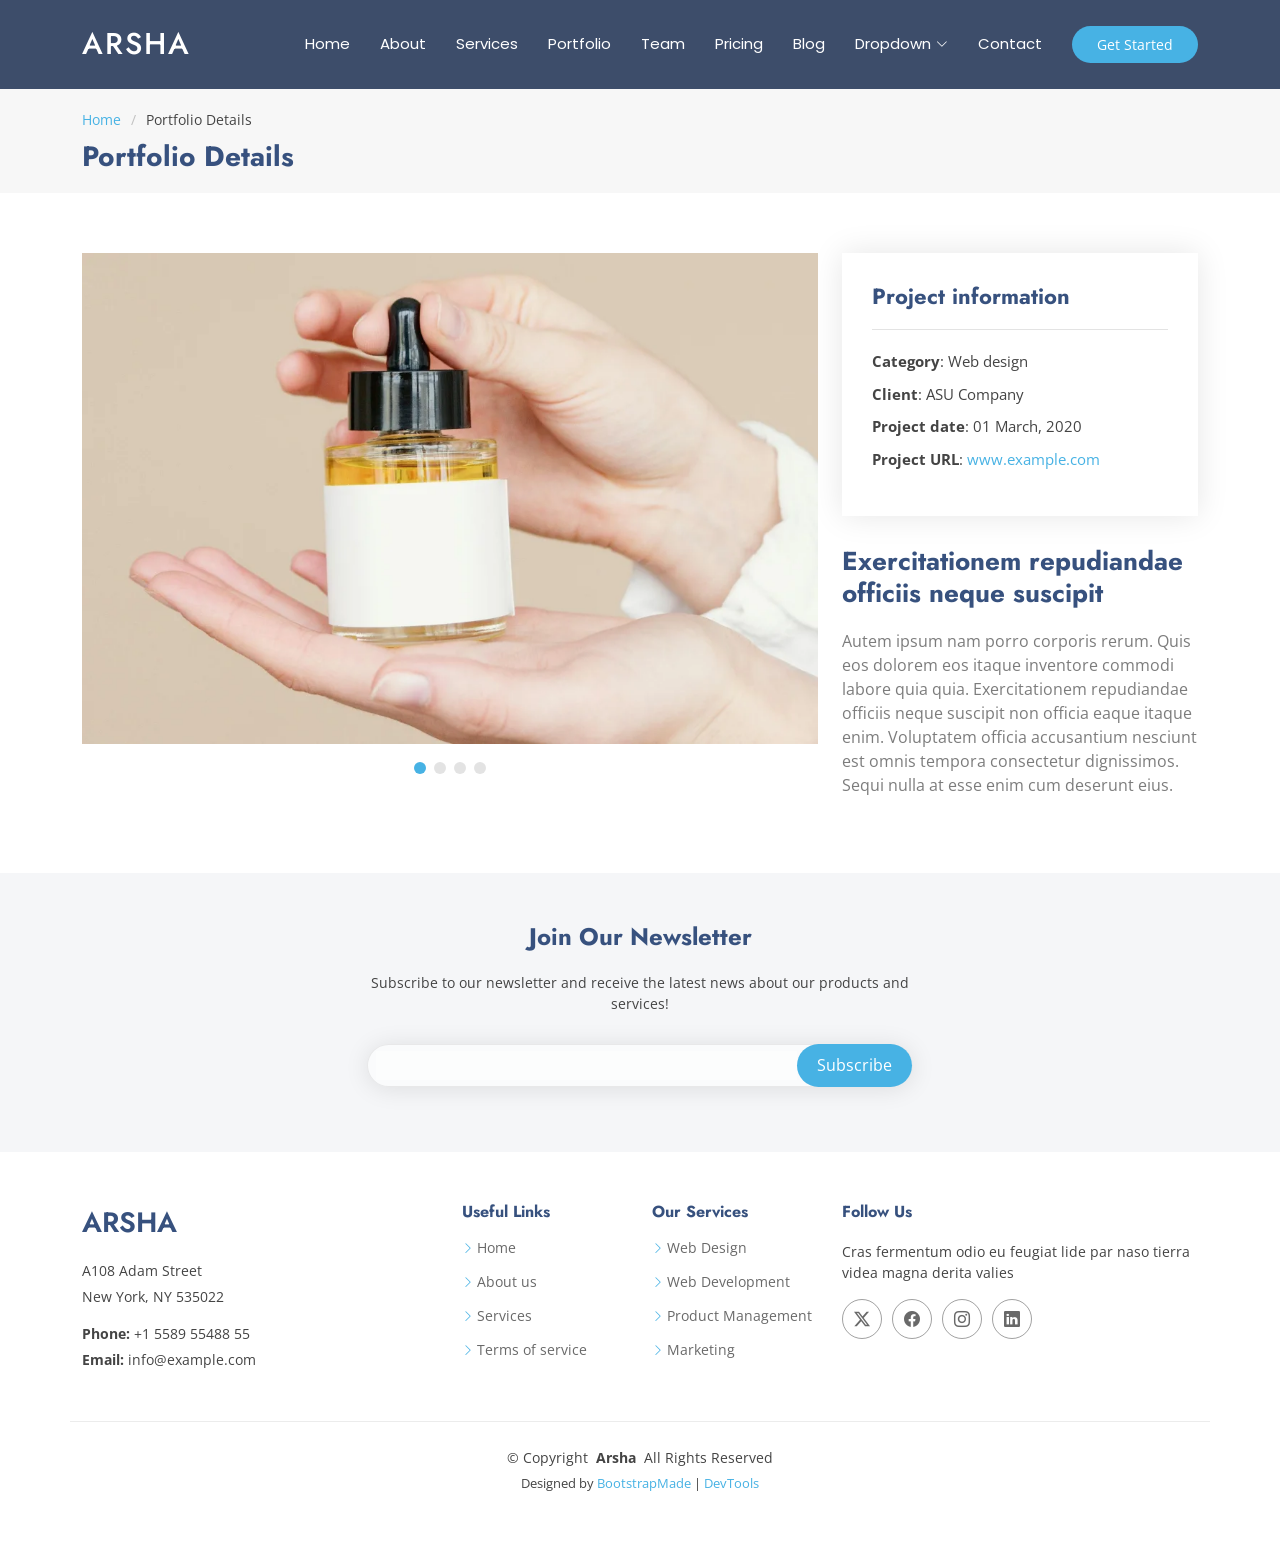
<file: Arsha/portfolio-details.html>
<!DOCTYPE html>
<html lang="en">

<head>
  <meta charset="utf-8">
  <meta content="width=device-width, initial-scale=1.0" name="viewport">
  <title>Portfolio Details - Arsha Bootstrap Template</title>
  <meta name="description" content="">
  <meta name="keywords" content="">

  <!-- Favicons -->
  <link href="assets/img/favicon.png" rel="icon">
  <link href="assets/img/apple-touch-icon.png" rel="apple-touch-icon">

  <!-- Fonts -->
  <link href="https://fonts.googleapis.com" rel="preconnect">
  <link href="https://fonts.gstatic.com" rel="preconnect" crossorigin>
  <link href="https://fonts.googleapis.com/css2?family=Open+Sans:ital,wght@0,300;0,400;0,500;0,600;0,700;0,800;1,300;1,400;1,500;1,600;1,700;1,800&family=Poppins:ital,wght@0,100;0,200;0,300;0,400;0,500;0,600;0,700;0,800;0,900;1,100;1,200;1,300;1,400;1,500;1,600;1,700;1,800;1,900&family=Jost:ital,wght@0,100;0,200;0,300;0,400;0,500;0,600;0,700;0,800;0,900;1,100;1,200;1,300;1,400;1,500;1,600;1,700;1,800;1,900&display=swap" rel="stylesheet">

  <!-- Vendor CSS Files -->
  <link href="assets/vendor/bootstrap/css/bootstrap.min.css" rel="stylesheet">
  <link href="assets/vendor/bootstrap-icons/bootstrap-icons.css" rel="stylesheet">
  <link href="assets/vendor/aos/aos.css" rel="stylesheet">
  <link href="assets/vendor/glightbox/css/glightbox.min.css" rel="stylesheet">
  <link href="assets/vendor/swiper/swiper-bundle.min.css" rel="stylesheet">

  <!-- Main CSS File -->
  <link href="assets/css/main.css" rel="stylesheet">

  <!-- =======================================================
  * Template Name: Arsha
  * Template URL: https://bootstrapmade.com/arsha-free-bootstrap-html-template-corporate/
  * Updated: Feb 22 2025 with Bootstrap v5.3.3
  * Author: BootstrapMade.com
  * License: https://bootstrapmade.com/license/
  ======================================================== -->
</head>

<body class="portfolio-details-page">

  <header id="header" class="header d-flex align-items-center sticky-top">
    <div class="container-fluid container-xl position-relative d-flex align-items-center">

      <a href="index.html" class="logo d-flex align-items-center me-auto">
        <!-- Uncomment the line below if you also wish to use an image logo -->
        <!-- <img src="assets/img/logo.webp" alt=""> -->
        <h1 class="sitename">Arsha</h1>
      </a>

      <nav id="navmenu" class="navmenu">
        <ul>
          <li><a href="#hero">Home</a></li>
          <li><a href="#about">About</a></li>
          <li><a href="#services">Services</a></li>
          <li><a href="#portfolio">Portfolio</a></li>
          <li><a href="#team">Team</a></li>
          <li><a href="#pricing">Pricing</a></li>
          <li><a href="blog.html">Blog</a></li>
          <li class="dropdown"><a href="#"><span>Dropdown</span> <i class="bi bi-chevron-down toggle-dropdown"></i></a>
            <ul>
              <li><a href="#">Dropdown 1</a></li>
              <li class="dropdown"><a href="#"><span>Deep Dropdown</span> <i class="bi bi-chevron-down toggle-dropdown"></i></a>
                <ul>
                  <li><a href="#">Deep Dropdown 1</a></li>
                  <li><a href="#">Deep Dropdown 2</a></li>
                  <li><a href="#">Deep Dropdown 3</a></li>
                  <li><a href="#">Deep Dropdown 4</a></li>
                  <li><a href="#">Deep Dropdown 5</a></li>
                </ul>
              </li>
              <li><a href="#">Dropdown 2</a></li>
              <li><a href="#">Dropdown 3</a></li>
              <li><a href="#">Dropdown 4</a></li>
            </ul>
          </li>
          <li><a href="#contact">Contact</a></li>
        </ul>
        <i class="mobile-nav-toggle d-xl-none bi bi-list"></i>
      </nav>

      <a class="btn-getstarted" href="#about">Get Started</a>

    </div>
  </header>

  <main class="main">

    <!-- Page Title -->
    <div class="page-title" data-aos="fade">
      <div class="container">
        <nav class="breadcrumbs">
          <ol>
            <li><a href="index.html">Home</a></li>
            <li class="current">Portfolio Details</li>
          </ol>
        </nav>
        <h1>Portfolio Details</h1>
      </div>
    </div><!-- End Page Title -->

    <!-- Portfolio Details Section -->
    <section id="portfolio-details" class="portfolio-details section">

      <div class="container" data-aos="fade-up" data-aos-delay="100">

        <div class="row gy-4">

          <div class="col-lg-8">
            <div class="portfolio-details-slider swiper init-swiper">

              <script type="application/json" class="swiper-config">
                {
                  "loop": true,
                  "speed": 600,
                  "autoplay": {
                    "delay": 5000
                  },
                  "slidesPerView": "auto",
                  "pagination": {
                    "el": ".swiper-pagination",
                    "type": "bullets",
                    "clickable": true
                  }
                }
              </script>

              <div class="swiper-wrapper align-items-center">

                <div class="swiper-slide">
                  <img src="assets/img/portfolio/portfolio-1.webp" alt="">
                </div>

                <div class="swiper-slide">
                  <img src="assets/img/portfolio/portfolio-10.webp" alt="">
                </div>

                <div class="swiper-slide">
                  <img src="assets/img/portfolio/portfolio-7.webp" alt="">
                </div>

                <div class="swiper-slide">
                  <img src="assets/img/portfolio/portfolio-4.webp" alt="">
                </div>

              </div>
              <div class="swiper-pagination"></div>
            </div>
          </div>

          <div class="col-lg-4">
            <div class="portfolio-info" data-aos="fade-up" data-aos-delay="200">
              <h3>Project information</h3>
              <ul>
                <li><strong>Category</strong>: Web design</li>
                <li><strong>Client</strong>: ASU Company</li>
                <li><strong>Project date</strong>: 01 March, 2020</li>
                <li><strong>Project URL</strong>: <a href="#">www.example.com</a></li>
              </ul>
            </div>
            <div class="portfolio-description" data-aos="fade-up" data-aos-delay="300">
              <h2>Exercitationem repudiandae officiis neque suscipit</h2>
              <p>
                Autem ipsum nam porro corporis rerum. Quis eos dolorem eos itaque inventore commodi labore quia quia. Exercitationem repudiandae officiis neque suscipit non officia eaque itaque enim. Voluptatem officia accusantium nesciunt est omnis tempora consectetur dignissimos. Sequi nulla at esse enim cum deserunt eius.
              </p>
            </div>
          </div>

        </div>

      </div>

    </section><!-- /Portfolio Details Section -->

  </main>

  <footer id="footer" class="footer">

    <div class="footer-newsletter">
      <div class="container">
        <div class="row justify-content-center text-center">
          <div class="col-lg-6">
            <h4>Join Our Newsletter</h4>
            <p>Subscribe to our newsletter and receive the latest news about our products and services!</p>
            <form action="forms/newsletter.php" method="post" class="php-email-form">
              <div class="newsletter-form"><input type="email" name="email"><input type="submit" value="Subscribe"></div>
              <div class="loading">Loading</div>
              <div class="error-message"></div>
              <div class="sent-message">Your subscription request has been sent. Thank you!</div>
            </form>
          </div>
        </div>
      </div>
    </div>

    <div class="container footer-top">
      <div class="row gy-4">
        <div class="col-lg-4 col-md-6 footer-about">
          <a href="index.html" class="d-flex align-items-center">
            <span class="sitename">Arsha</span>
          </a>
          <div class="footer-contact pt-3">
            <p>A108 Adam Street</p>
            <p>New York, NY 535022</p>
            <p class="mt-3"><strong>Phone:</strong> <span>+1 5589 55488 55</span></p>
            <p><strong>Email:</strong> <span>info@example.com</span></p>
          </div>
        </div>

        <div class="col-lg-2 col-md-3 footer-links">
          <h4>Useful Links</h4>
          <ul>
            <li><i class="bi bi-chevron-right"></i> <a href="#">Home</a></li>
            <li><i class="bi bi-chevron-right"></i> <a href="#">About us</a></li>
            <li><i class="bi bi-chevron-right"></i> <a href="#">Services</a></li>
            <li><i class="bi bi-chevron-right"></i> <a href="#">Terms of service</a></li>
          </ul>
        </div>

        <div class="col-lg-2 col-md-3 footer-links">
          <h4>Our Services</h4>
          <ul>
            <li><i class="bi bi-chevron-right"></i> <a href="#">Web Design</a></li>
            <li><i class="bi bi-chevron-right"></i> <a href="#">Web Development</a></li>
            <li><i class="bi bi-chevron-right"></i> <a href="#">Product Management</a></li>
            <li><i class="bi bi-chevron-right"></i> <a href="#">Marketing</a></li>
          </ul>
        </div>

        <div class="col-lg-4 col-md-12">
          <h4>Follow Us</h4>
          <p>Cras fermentum odio eu feugiat lide par naso tierra videa magna derita valies</p>
          <div class="social-links d-flex">
            <a href=""><i class="bi bi-twitter-x"></i></a>
            <a href=""><i class="bi bi-facebook"></i></a>
            <a href=""><i class="bi bi-instagram"></i></a>
            <a href=""><i class="bi bi-linkedin"></i></a>
          </div>
        </div>

      </div>
    </div>

    <div class="container copyright text-center mt-4">
      <p>© <span>Copyright</span> <strong class="px-1 sitename">Arsha</strong> <span>All Rights Reserved</span></p>
      <div class="credits">
        <!-- All the links in the footer should remain intact. -->
        <!-- You can delete the links only if you've purchased the pro version. -->
        <!-- Licensing information: https://bootstrapmade.com/license/ -->
        <!-- Purchase the pro version with working PHP/AJAX contact form: [buy-url] -->
        Designed by <a href="https://bootstrapmade.com/">BootstrapMade</a> | <a href="https://bootstrapmade.com/tools/">DevTools</a>
      </div>
    </div>

  </footer>

  <!-- Scroll Top -->
  <a href="#" id="scroll-top" class="scroll-top d-flex align-items-center justify-content-center"><i class="bi bi-arrow-up-short"></i></a>

  <!-- Preloader -->
  <div id="preloader"></div>

  <!-- Vendor JS Files -->
  <script src="assets/vendor/bootstrap/js/bootstrap.bundle.min.js"></script>
  <script src="assets/vendor/php-email-form/validate.js"></script>
  <script src="assets/vendor/aos/aos.js"></script>
  <script src="assets/vendor/glightbox/js/glightbox.min.js"></script>
  <script src="assets/vendor/swiper/swiper-bundle.min.js"></script>
  <script src="assets/vendor/waypoints/noframework.waypoints.js"></script>
  <script src="assets/vendor/imagesloaded/imagesloaded.pkgd.min.js"></script>
  <script src="assets/vendor/isotope-layout/isotope.pkgd.min.js"></script>

  <!-- Main JS File -->
  <script src="assets/js/main.js"></script>

</body>

</html>
</file>
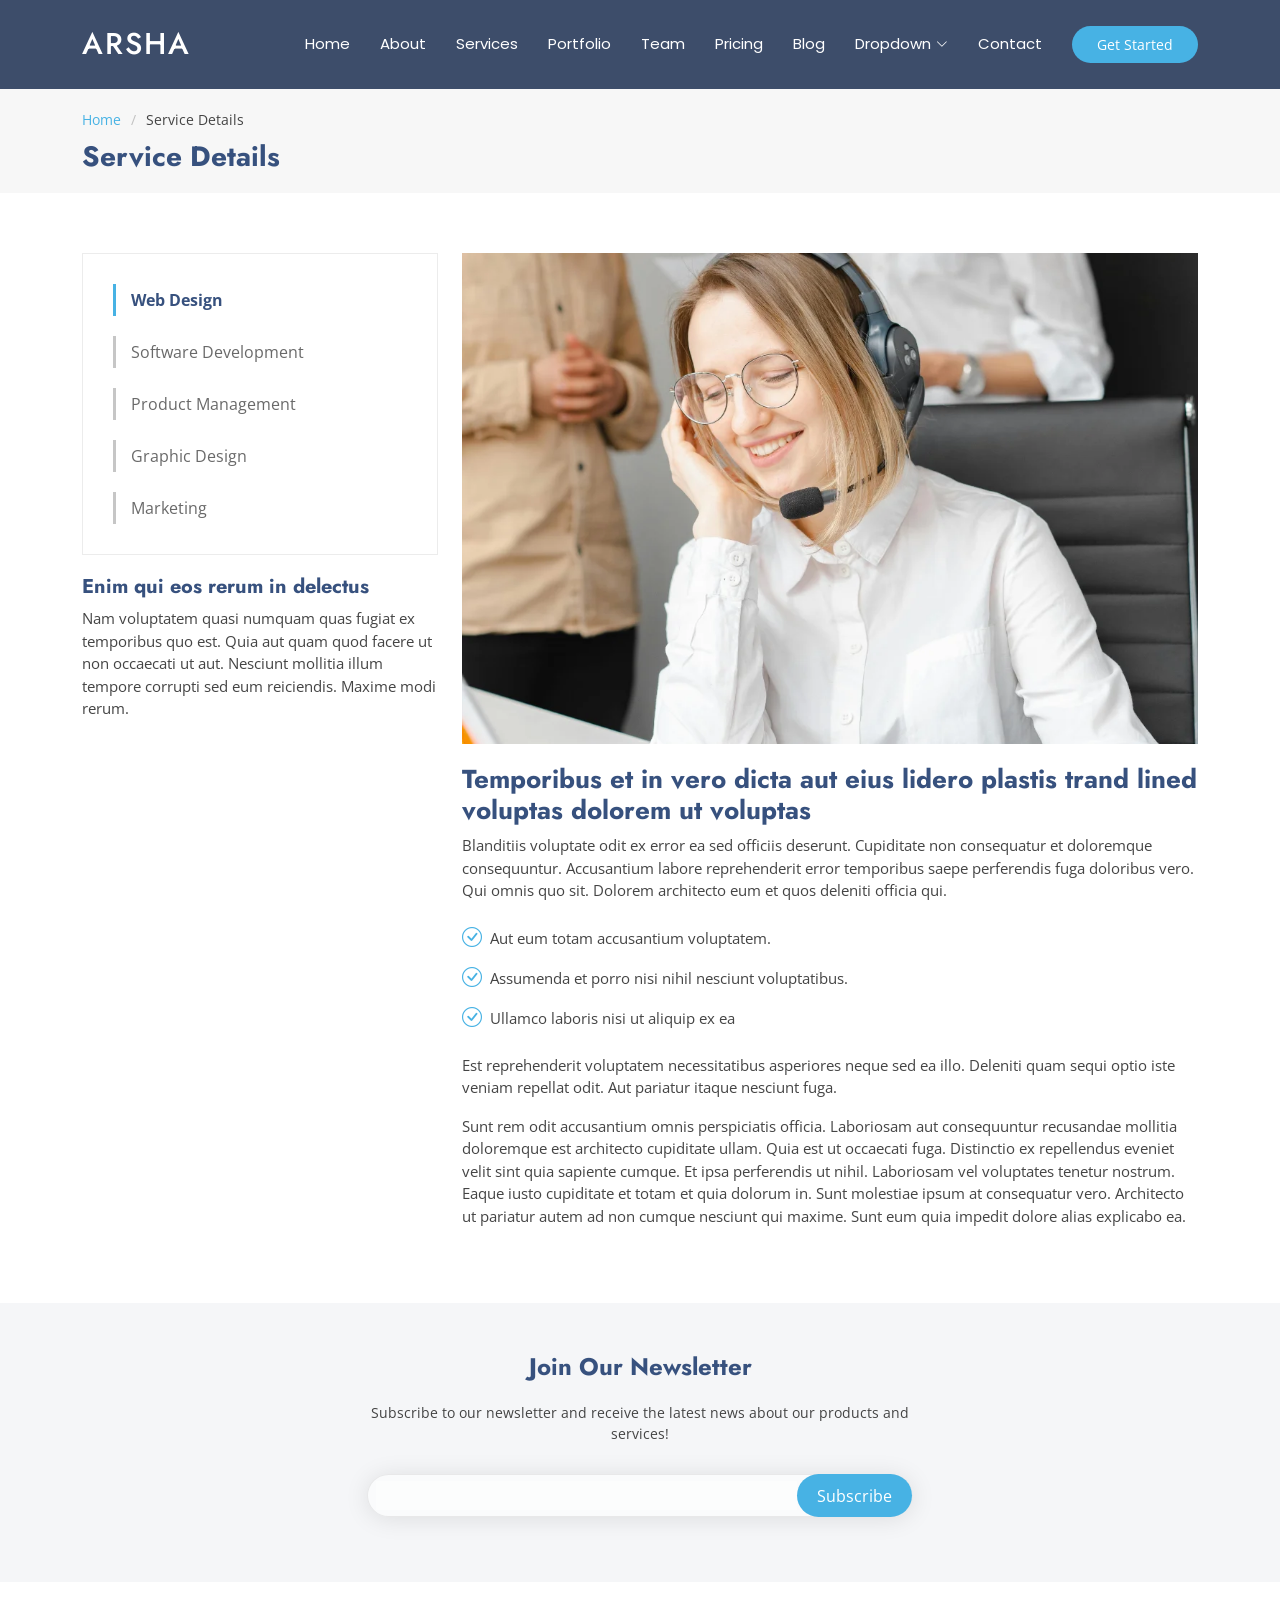
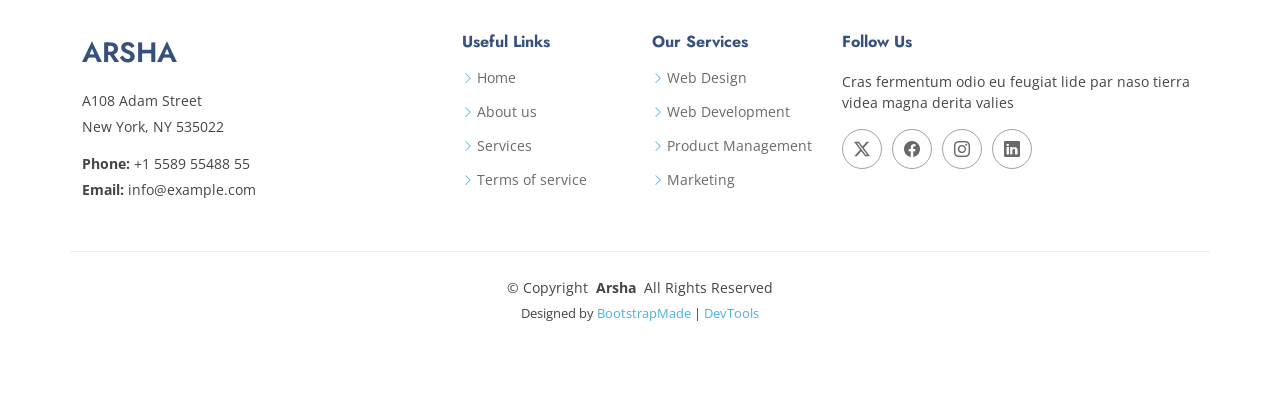
<file: Arsha/service-details.html>
<!DOCTYPE html>
<html lang="en">

<head>
  <meta charset="utf-8">
  <meta content="width=device-width, initial-scale=1.0" name="viewport">
  <title>Service Details - Arsha Bootstrap Template</title>
  <meta name="description" content="">
  <meta name="keywords" content="">

  <!-- Favicons -->
  <link href="assets/img/favicon.png" rel="icon">
  <link href="assets/img/apple-touch-icon.png" rel="apple-touch-icon">

  <!-- Fonts -->
  <link href="https://fonts.googleapis.com" rel="preconnect">
  <link href="https://fonts.gstatic.com" rel="preconnect" crossorigin>
  <link href="https://fonts.googleapis.com/css2?family=Open+Sans:ital,wght@0,300;0,400;0,500;0,600;0,700;0,800;1,300;1,400;1,500;1,600;1,700;1,800&family=Poppins:ital,wght@0,100;0,200;0,300;0,400;0,500;0,600;0,700;0,800;0,900;1,100;1,200;1,300;1,400;1,500;1,600;1,700;1,800;1,900&family=Jost:ital,wght@0,100;0,200;0,300;0,400;0,500;0,600;0,700;0,800;0,900;1,100;1,200;1,300;1,400;1,500;1,600;1,700;1,800;1,900&display=swap" rel="stylesheet">

  <!-- Vendor CSS Files -->
  <link href="assets/vendor/bootstrap/css/bootstrap.min.css" rel="stylesheet">
  <link href="assets/vendor/bootstrap-icons/bootstrap-icons.css" rel="stylesheet">
  <link href="assets/vendor/aos/aos.css" rel="stylesheet">
  <link href="assets/vendor/glightbox/css/glightbox.min.css" rel="stylesheet">
  <link href="assets/vendor/swiper/swiper-bundle.min.css" rel="stylesheet">

  <!-- Main CSS File -->
  <link href="assets/css/main.css" rel="stylesheet">

  <!-- =======================================================
  * Template Name: Arsha
  * Template URL: https://bootstrapmade.com/arsha-free-bootstrap-html-template-corporate/
  * Updated: Feb 22 2025 with Bootstrap v5.3.3
  * Author: BootstrapMade.com
  * License: https://bootstrapmade.com/license/
  ======================================================== -->
</head>

<body class="service-details-page">

  <header id="header" class="header d-flex align-items-center sticky-top">
    <div class="container-fluid container-xl position-relative d-flex align-items-center">

      <a href="index.html" class="logo d-flex align-items-center me-auto">
        <!-- Uncomment the line below if you also wish to use an image logo -->
        <!-- <img src="assets/img/logo.webp" alt=""> -->
        <h1 class="sitename">Arsha</h1>
      </a>

      <nav id="navmenu" class="navmenu">
        <ul>
          <li><a href="#hero">Home</a></li>
          <li><a href="#about">About</a></li>
          <li><a href="#services">Services</a></li>
          <li><a href="#portfolio">Portfolio</a></li>
          <li><a href="#team">Team</a></li>
          <li><a href="#pricing">Pricing</a></li>
          <li><a href="blog.html">Blog</a></li>
          <li class="dropdown"><a href="#"><span>Dropdown</span> <i class="bi bi-chevron-down toggle-dropdown"></i></a>
            <ul>
              <li><a href="#">Dropdown 1</a></li>
              <li class="dropdown"><a href="#"><span>Deep Dropdown</span> <i class="bi bi-chevron-down toggle-dropdown"></i></a>
                <ul>
                  <li><a href="#">Deep Dropdown 1</a></li>
                  <li><a href="#">Deep Dropdown 2</a></li>
                  <li><a href="#">Deep Dropdown 3</a></li>
                  <li><a href="#">Deep Dropdown 4</a></li>
                  <li><a href="#">Deep Dropdown 5</a></li>
                </ul>
              </li>
              <li><a href="#">Dropdown 2</a></li>
              <li><a href="#">Dropdown 3</a></li>
              <li><a href="#">Dropdown 4</a></li>
            </ul>
          </li>
          <li><a href="#contact">Contact</a></li>
        </ul>
        <i class="mobile-nav-toggle d-xl-none bi bi-list"></i>
      </nav>

      <a class="btn-getstarted" href="#about">Get Started</a>

    </div>
  </header>

  <main class="main">

    <!-- Page Title -->
    <div class="page-title" data-aos="fade">
      <div class="container">
        <nav class="breadcrumbs">
          <ol>
            <li><a href="index.html">Home</a></li>
            <li class="current">Service Details</li>
          </ol>
        </nav>
        <h1>Service Details</h1>
      </div>
    </div><!-- End Page Title -->

    <!-- Service Details Section -->
    <section id="service-details" class="service-details section">

      <div class="container">

        <div class="row gy-4">

          <div class="col-lg-4" data-aos="fade-up" data-aos-delay="100">
            <div class="services-list">
              <a href="#" class="active">Web Design</a>
              <a href="#">Software Development</a>
              <a href="#">Product Management</a>
              <a href="#">Graphic Design</a>
              <a href="#">Marketing</a>
            </div>

            <h4>Enim qui eos rerum in delectus</h4>
            <p>Nam voluptatem quasi numquam quas fugiat ex temporibus quo est. Quia aut quam quod facere ut non occaecati ut aut. Nesciunt mollitia illum tempore corrupti sed eum reiciendis. Maxime modi rerum.</p>
          </div>

          <div class="col-lg-8" data-aos="fade-up" data-aos-delay="200">
            <img src="assets/img/services/services-4.webp" alt="" class="img-fluid services-img">
            <h3>Temporibus et in vero dicta aut eius lidero plastis trand lined voluptas dolorem ut voluptas</h3>
            <p>
              Blanditiis voluptate odit ex error ea sed officiis deserunt. Cupiditate non consequatur et doloremque consequuntur. Accusantium labore reprehenderit error temporibus saepe perferendis fuga doloribus vero. Qui omnis quo sit. Dolorem architecto eum et quos deleniti officia qui.
            </p>
            <ul>
              <li><i class="bi bi-check-circle"></i> <span>Aut eum totam accusantium voluptatem.</span></li>
              <li><i class="bi bi-check-circle"></i> <span>Assumenda et porro nisi nihil nesciunt voluptatibus.</span></li>
              <li><i class="bi bi-check-circle"></i> <span>Ullamco laboris nisi ut aliquip ex ea</span></li>
            </ul>
            <p>
              Est reprehenderit voluptatem necessitatibus asperiores neque sed ea illo. Deleniti quam sequi optio iste veniam repellat odit. Aut pariatur itaque nesciunt fuga.
            </p>
            <p>
              Sunt rem odit accusantium omnis perspiciatis officia. Laboriosam aut consequuntur recusandae mollitia doloremque est architecto cupiditate ullam. Quia est ut occaecati fuga. Distinctio ex repellendus eveniet velit sint quia sapiente cumque. Et ipsa perferendis ut nihil. Laboriosam vel voluptates tenetur nostrum. Eaque iusto cupiditate et totam et quia dolorum in. Sunt molestiae ipsum at consequatur vero. Architecto ut pariatur autem ad non cumque nesciunt qui maxime. Sunt eum quia impedit dolore alias explicabo ea.
            </p>
          </div>

        </div>

      </div>

    </section><!-- /Service Details Section -->

  </main>

  <footer id="footer" class="footer">

    <div class="footer-newsletter">
      <div class="container">
        <div class="row justify-content-center text-center">
          <div class="col-lg-6">
            <h4>Join Our Newsletter</h4>
            <p>Subscribe to our newsletter and receive the latest news about our products and services!</p>
            <form action="forms/newsletter.php" method="post" class="php-email-form">
              <div class="newsletter-form"><input type="email" name="email"><input type="submit" value="Subscribe"></div>
              <div class="loading">Loading</div>
              <div class="error-message"></div>
              <div class="sent-message">Your subscription request has been sent. Thank you!</div>
            </form>
          </div>
        </div>
      </div>
    </div>

    <div class="container footer-top">
      <div class="row gy-4">
        <div class="col-lg-4 col-md-6 footer-about">
          <a href="index.html" class="d-flex align-items-center">
            <span class="sitename">Arsha</span>
          </a>
          <div class="footer-contact pt-3">
            <p>A108 Adam Street</p>
            <p>New York, NY 535022</p>
            <p class="mt-3"><strong>Phone:</strong> <span>+1 5589 55488 55</span></p>
            <p><strong>Email:</strong> <span>info@example.com</span></p>
          </div>
        </div>

        <div class="col-lg-2 col-md-3 footer-links">
          <h4>Useful Links</h4>
          <ul>
            <li><i class="bi bi-chevron-right"></i> <a href="#">Home</a></li>
            <li><i class="bi bi-chevron-right"></i> <a href="#">About us</a></li>
            <li><i class="bi bi-chevron-right"></i> <a href="#">Services</a></li>
            <li><i class="bi bi-chevron-right"></i> <a href="#">Terms of service</a></li>
          </ul>
        </div>

        <div class="col-lg-2 col-md-3 footer-links">
          <h4>Our Services</h4>
          <ul>
            <li><i class="bi bi-chevron-right"></i> <a href="#">Web Design</a></li>
            <li><i class="bi bi-chevron-right"></i> <a href="#">Web Development</a></li>
            <li><i class="bi bi-chevron-right"></i> <a href="#">Product Management</a></li>
            <li><i class="bi bi-chevron-right"></i> <a href="#">Marketing</a></li>
          </ul>
        </div>

        <div class="col-lg-4 col-md-12">
          <h4>Follow Us</h4>
          <p>Cras fermentum odio eu feugiat lide par naso tierra videa magna derita valies</p>
          <div class="social-links d-flex">
            <a href=""><i class="bi bi-twitter-x"></i></a>
            <a href=""><i class="bi bi-facebook"></i></a>
            <a href=""><i class="bi bi-instagram"></i></a>
            <a href=""><i class="bi bi-linkedin"></i></a>
          </div>
        </div>

      </div>
    </div>

    <div class="container copyright text-center mt-4">
      <p>© <span>Copyright</span> <strong class="px-1 sitename">Arsha</strong> <span>All Rights Reserved</span></p>
      <div class="credits">
        <!-- All the links in the footer should remain intact. -->
        <!-- You can delete the links only if you've purchased the pro version. -->
        <!-- Licensing information: https://bootstrapmade.com/license/ -->
        <!-- Purchase the pro version with working PHP/AJAX contact form: [buy-url] -->
        Designed by <a href="https://bootstrapmade.com/">BootstrapMade</a> | <a href="https://bootstrapmade.com/tools/">DevTools</a>
      </div>
    </div>

  </footer>

  <!-- Scroll Top -->
  <a href="#" id="scroll-top" class="scroll-top d-flex align-items-center justify-content-center"><i class="bi bi-arrow-up-short"></i></a>

  <!-- Preloader -->
  <div id="preloader"></div>

  <!-- Vendor JS Files -->
  <script src="assets/vendor/bootstrap/js/bootstrap.bundle.min.js"></script>
  <script src="assets/vendor/php-email-form/validate.js"></script>
  <script src="assets/vendor/aos/aos.js"></script>
  <script src="assets/vendor/glightbox/js/glightbox.min.js"></script>
  <script src="assets/vendor/swiper/swiper-bundle.min.js"></script>
  <script src="assets/vendor/waypoints/noframework.waypoints.js"></script>
  <script src="assets/vendor/imagesloaded/imagesloaded.pkgd.min.js"></script>
  <script src="assets/vendor/isotope-layout/isotope.pkgd.min.js"></script>

  <!-- Main JS File -->
  <script src="assets/js/main.js"></script>

</body>

</html>
</file>
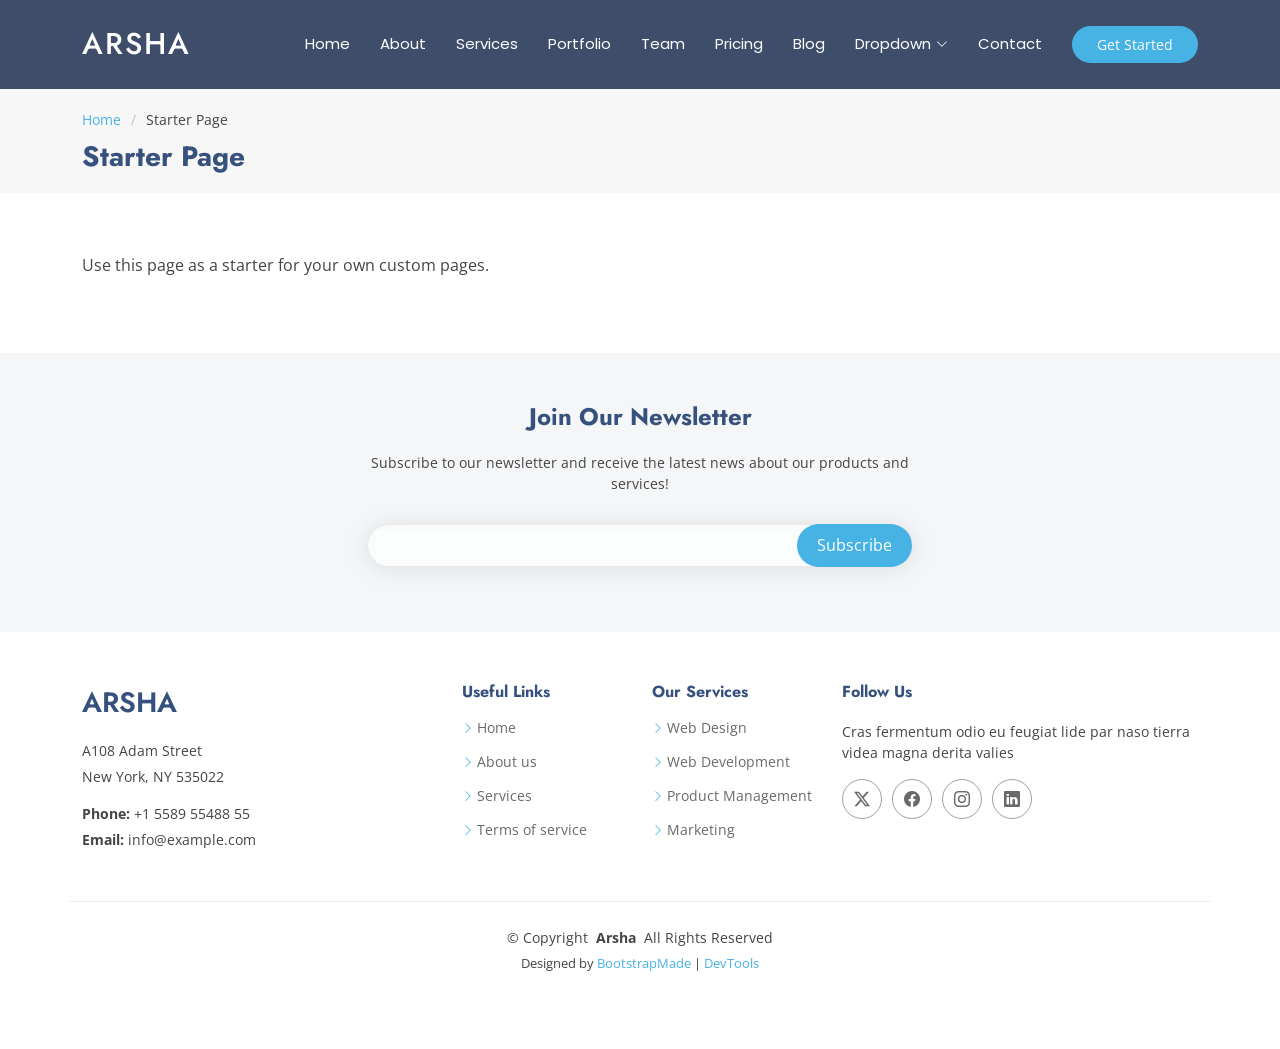
<file: Arsha/starter-page.html>
<!DOCTYPE html>
<html lang="en">

<head>
  <meta charset="utf-8">
  <meta content="width=device-width, initial-scale=1.0" name="viewport">
  <title>Starter Page - Arsha Bootstrap Template</title>
  <meta name="description" content="">
  <meta name="keywords" content="">

  <!-- Favicons -->
  <link href="assets/img/favicon.png" rel="icon">
  <link href="assets/img/apple-touch-icon.png" rel="apple-touch-icon">

  <!-- Fonts -->
  <link href="https://fonts.googleapis.com" rel="preconnect">
  <link href="https://fonts.gstatic.com" rel="preconnect" crossorigin>
  <link href="https://fonts.googleapis.com/css2?family=Open+Sans:ital,wght@0,300;0,400;0,500;0,600;0,700;0,800;1,300;1,400;1,500;1,600;1,700;1,800&family=Poppins:ital,wght@0,100;0,200;0,300;0,400;0,500;0,600;0,700;0,800;0,900;1,100;1,200;1,300;1,400;1,500;1,600;1,700;1,800;1,900&family=Jost:ital,wght@0,100;0,200;0,300;0,400;0,500;0,600;0,700;0,800;0,900;1,100;1,200;1,300;1,400;1,500;1,600;1,700;1,800;1,900&display=swap" rel="stylesheet">

  <!-- Vendor CSS Files -->
  <link href="assets/vendor/bootstrap/css/bootstrap.min.css" rel="stylesheet">
  <link href="assets/vendor/bootstrap-icons/bootstrap-icons.css" rel="stylesheet">
  <link href="assets/vendor/aos/aos.css" rel="stylesheet">
  <link href="assets/vendor/glightbox/css/glightbox.min.css" rel="stylesheet">
  <link href="assets/vendor/swiper/swiper-bundle.min.css" rel="stylesheet">

  <!-- Main CSS File -->
  <link href="assets/css/main.css" rel="stylesheet">

  <!-- =======================================================
  * Template Name: Arsha
  * Template URL: https://bootstrapmade.com/arsha-free-bootstrap-html-template-corporate/
  * Updated: Feb 22 2025 with Bootstrap v5.3.3
  * Author: BootstrapMade.com
  * License: https://bootstrapmade.com/license/
  ======================================================== -->
</head>

<body class="starter-page-page">

  <header id="header" class="header d-flex align-items-center sticky-top">
    <div class="container-fluid container-xl position-relative d-flex align-items-center">

      <a href="index.html" class="logo d-flex align-items-center me-auto">
        <!-- Uncomment the line below if you also wish to use an image logo -->
        <!-- <img src="assets/img/logo.webp" alt=""> -->
        <h1 class="sitename">Arsha</h1>
      </a>

      <nav id="navmenu" class="navmenu">
        <ul>
          <li><a href="#hero">Home</a></li>
          <li><a href="#about">About</a></li>
          <li><a href="#services">Services</a></li>
          <li><a href="#portfolio">Portfolio</a></li>
          <li><a href="#team">Team</a></li>
          <li><a href="#pricing">Pricing</a></li>
          <li><a href="blog.html">Blog</a></li>
          <li class="dropdown"><a href="#"><span>Dropdown</span> <i class="bi bi-chevron-down toggle-dropdown"></i></a>
            <ul>
              <li><a href="#">Dropdown 1</a></li>
              <li class="dropdown"><a href="#"><span>Deep Dropdown</span> <i class="bi bi-chevron-down toggle-dropdown"></i></a>
                <ul>
                  <li><a href="#">Deep Dropdown 1</a></li>
                  <li><a href="#">Deep Dropdown 2</a></li>
                  <li><a href="#">Deep Dropdown 3</a></li>
                  <li><a href="#">Deep Dropdown 4</a></li>
                  <li><a href="#">Deep Dropdown 5</a></li>
                </ul>
              </li>
              <li><a href="#">Dropdown 2</a></li>
              <li><a href="#">Dropdown 3</a></li>
              <li><a href="#">Dropdown 4</a></li>
            </ul>
          </li>
          <li><a href="#contact">Contact</a></li>
        </ul>
        <i class="mobile-nav-toggle d-xl-none bi bi-list"></i>
      </nav>

      <a class="btn-getstarted" href="#about">Get Started</a>

    </div>
  </header>

  <main class="main">

    <!-- Page Title -->
    <div class="page-title" data-aos="fade">
      <div class="container">
        <nav class="breadcrumbs">
          <ol>
            <li><a href="index.html">Home</a></li>
            <li class="current">Starter Page</li>
          </ol>
        </nav>
        <h1>Starter Page</h1>
      </div>
    </div><!-- End Page Title -->

    <!-- Starter Section Section -->
    <section id="starter-section" class="starter-section section">

      <div class="container" data-aos="fade-up">
        <p>Use this page as a starter for your own custom pages.</p>
      </div>

    </section><!-- /Starter Section Section -->

  </main>

  <footer id="footer" class="footer">

    <div class="footer-newsletter">
      <div class="container">
        <div class="row justify-content-center text-center">
          <div class="col-lg-6">
            <h4>Join Our Newsletter</h4>
            <p>Subscribe to our newsletter and receive the latest news about our products and services!</p>
            <form action="forms/newsletter.php" method="post" class="php-email-form">
              <div class="newsletter-form"><input type="email" name="email"><input type="submit" value="Subscribe"></div>
              <div class="loading">Loading</div>
              <div class="error-message"></div>
              <div class="sent-message">Your subscription request has been sent. Thank you!</div>
            </form>
          </div>
        </div>
      </div>
    </div>

    <div class="container footer-top">
      <div class="row gy-4">
        <div class="col-lg-4 col-md-6 footer-about">
          <a href="index.html" class="d-flex align-items-center">
            <span class="sitename">Arsha</span>
          </a>
          <div class="footer-contact pt-3">
            <p>A108 Adam Street</p>
            <p>New York, NY 535022</p>
            <p class="mt-3"><strong>Phone:</strong> <span>+1 5589 55488 55</span></p>
            <p><strong>Email:</strong> <span>info@example.com</span></p>
          </div>
        </div>

        <div class="col-lg-2 col-md-3 footer-links">
          <h4>Useful Links</h4>
          <ul>
            <li><i class="bi bi-chevron-right"></i> <a href="#">Home</a></li>
            <li><i class="bi bi-chevron-right"></i> <a href="#">About us</a></li>
            <li><i class="bi bi-chevron-right"></i> <a href="#">Services</a></li>
            <li><i class="bi bi-chevron-right"></i> <a href="#">Terms of service</a></li>
          </ul>
        </div>

        <div class="col-lg-2 col-md-3 footer-links">
          <h4>Our Services</h4>
          <ul>
            <li><i class="bi bi-chevron-right"></i> <a href="#">Web Design</a></li>
            <li><i class="bi bi-chevron-right"></i> <a href="#">Web Development</a></li>
            <li><i class="bi bi-chevron-right"></i> <a href="#">Product Management</a></li>
            <li><i class="bi bi-chevron-right"></i> <a href="#">Marketing</a></li>
          </ul>
        </div>

        <div class="col-lg-4 col-md-12">
          <h4>Follow Us</h4>
          <p>Cras fermentum odio eu feugiat lide par naso tierra videa magna derita valies</p>
          <div class="social-links d-flex">
            <a href=""><i class="bi bi-twitter-x"></i></a>
            <a href=""><i class="bi bi-facebook"></i></a>
            <a href=""><i class="bi bi-instagram"></i></a>
            <a href=""><i class="bi bi-linkedin"></i></a>
          </div>
        </div>

      </div>
    </div>

    <div class="container copyright text-center mt-4">
      <p>© <span>Copyright</span> <strong class="px-1 sitename">Arsha</strong> <span>All Rights Reserved</span></p>
      <div class="credits">
        <!-- All the links in the footer should remain intact. -->
        <!-- You can delete the links only if you've purchased the pro version. -->
        <!-- Licensing information: https://bootstrapmade.com/license/ -->
        <!-- Purchase the pro version with working PHP/AJAX contact form: [buy-url] -->
        Designed by <a href="https://bootstrapmade.com/">BootstrapMade</a> | <a href="https://bootstrapmade.com/tools/">DevTools</a>
      </div>
    </div>

  </footer>

  <!-- Scroll Top -->
  <a href="#" id="scroll-top" class="scroll-top d-flex align-items-center justify-content-center"><i class="bi bi-arrow-up-short"></i></a>

  <!-- Preloader -->
  <div id="preloader"></div>

  <!-- Vendor JS Files -->
  <script src="assets/vendor/bootstrap/js/bootstrap.bundle.min.js"></script>
  <script src="assets/vendor/php-email-form/validate.js"></script>
  <script src="assets/vendor/aos/aos.js"></script>
  <script src="assets/vendor/glightbox/js/glightbox.min.js"></script>
  <script src="assets/vendor/swiper/swiper-bundle.min.js"></script>
  <script src="assets/vendor/waypoints/noframework.waypoints.js"></script>
  <script src="assets/vendor/imagesloaded/imagesloaded.pkgd.min.js"></script>
  <script src="assets/vendor/isotope-layout/isotope.pkgd.min.js"></script>

  <!-- Main JS File -->
  <script src="assets/js/main.js"></script>

</body>

</html>
</file>
<file: Arsha/assets/css/main.css>
/**
* Template Name: Arsha
* Template URL: https://bootstrapmade.com/arsha-free-bootstrap-html-template-corporate/
* Updated: Feb 22 2025 with Bootstrap v5.3.3
* Author: BootstrapMade.com
* License: https://bootstrapmade.com/license/
*/

/*--------------------------------------------------------------
# Font & Color Variables
# Help: https://bootstrapmade.com/color-system/
--------------------------------------------------------------*/
/* Fonts */
:root {
  --default-font: "Open Sans",  system-ui, -apple-system, "Segoe UI", Roboto, "Helvetica Neue", Arial, "Noto Sans", "Liberation Sans", sans-serif, "Apple Color Emoji", "Segoe UI Emoji", "Segoe UI Symbol", "Noto Color Emoji";
  --heading-font: "Jost",  sans-serif;
  --nav-font: "Poppins",  sans-serif;
}

/* Global Colors - The following color variables are used throughout the website. Updating them here will change the color scheme of the entire website */
:root { 
  --background-color: #ffffff; /* Background color for the entire website, including individual sections */
  --default-color: #444444; /* Default color used for the majority of the text content across the entire website */
  --heading-color: #37517e; /* Color for headings, subheadings and title throughout the website */
  --accent-color: #47b2e4; /* Accent color that represents your brand on the website. It's used for buttons, links, and other elements that need to stand out */
  --surface-color: #ffffff; /* The surface color is used as a background of boxed elements within sections, such as cards, icon boxes, or other elements that require a visual separation from the global background. */
  --contrast-color: #ffffff; /* Contrast color for text, ensuring readability against backgrounds of accent, heading, or default colors. */
}

/* Nav Menu Colors - The following color variables are used specifically for the navigation menu. They are separate from the global colors to allow for more customization options */
:root {
  --nav-color: #ffffff;  /* The default color of the main navmenu links */
  --nav-hover-color: #47b2e4; /* Applied to main navmenu links when they are hovered over or active */
  --nav-mobile-background-color: #ffffff; /* Used as the background color for mobile navigation menu */
  --nav-dropdown-background-color: #ffffff; /* Used as the background color for dropdown items that appear when hovering over primary navigation items */
  --nav-dropdown-color: #444444; /* Used for navigation links of the dropdown items in the navigation menu. */
  --nav-dropdown-hover-color: #47b2e4; /* Similar to --nav-hover-color, this color is applied to dropdown navigation links when they are hovered over. */
}

/* Color Presets - These classes override global colors when applied to any section or element, providing reuse of the sam color scheme. */

.light-background {
  --background-color: #f5f6f8;
  --surface-color: #ffffff;
}

.dark-background {
  --background-color: #37517e;
  --default-color: #ffffff;
  --heading-color: #ffffff;
  --surface-color: #4668a2;
  --contrast-color: #ffffff;
}

/* Smooth scroll */
:root {
  scroll-behavior: smooth;
}

/*--------------------------------------------------------------
# General Styling & Shared Classes
--------------------------------------------------------------*/
body {
  color: var(--default-color);
  background-color: var(--background-color);
  font-family: var(--default-font);
}

a {
  color: var(--accent-color);
  text-decoration: none;
  transition: 0.3s;
}

a:hover {
  color: color-mix(in srgb, var(--accent-color), transparent 25%);
  text-decoration: none;
}

h1,
h2,
h3,
h4,
h5,
h6 {
  color: var(--heading-color);
  font-family: var(--heading-font);
}

/* PHP Email Form Messages
------------------------------*/
.php-email-form .error-message {
  display: none;
  background: #df1529;
  color: #ffffff;
  text-align: left;
  padding: 15px;
  margin-bottom: 24px;
  font-weight: 600;
}

.php-email-form .sent-message {
  display: none;
  color: #ffffff;
  background: #059652;
  text-align: center;
  padding: 15px;
  margin-bottom: 24px;
  font-weight: 600;
}

.php-email-form .loading {
  display: none;
  background: var(--surface-color);
  text-align: center;
  padding: 15px;
  margin-bottom: 24px;
}

.php-email-form .loading:before {
  content: "";
  display: inline-block;
  border-radius: 50%;
  width: 24px;
  height: 24px;
  margin: 0 10px -6px 0;
  border: 3px solid var(--accent-color);
  border-top-color: var(--surface-color);
  animation: php-email-form-loading 1s linear infinite;
}

@keyframes php-email-form-loading {
  0% {
    transform: rotate(0deg);
  }

  100% {
    transform: rotate(360deg);
  }
}

/*--------------------------------------------------------------
# Global Header
--------------------------------------------------------------*/
.header {
  --background-color: #3d4d6a;
  --heading-color: #ffffff;
  color: var(--default-color);
  background-color: var(--background-color);
  padding: 15px 0;
  transition: all 0.5s;
  z-index: 997;
}

.header .logo {
  line-height: 1;
}

.header .logo img {
  max-height: 36px;
  margin-right: 8px;
}

.header .logo h1 {
  font-size: 30px;
  margin: 0;
  font-weight: 500;
  color: var(--heading-color);
  letter-spacing: 2px;
  text-transform: uppercase;
}

.header .btn-getstarted,
.header .btn-getstarted:focus {
  color: var(--contrast-color);
  background: var(--accent-color);
  font-size: 14px;
  padding: 8px 25px;
  margin: 0 0 0 30px;
  border-radius: 50px;
  transition: 0.3s;
}

.header .btn-getstarted:hover,
.header .btn-getstarted:focus:hover {
  color: var(--contrast-color);
  background: color-mix(in srgb, var(--accent-color), transparent 15%);
}

@media (max-width: 1200px) {
  .header .logo {
    order: 1;
  }

  .header .btn-getstarted {
    order: 2;
    margin: 0 15px 0 0;
    padding: 6px 15px;
  }

  .header .navmenu {
    order: 3;
  }
}

/* Index Page Header
------------------------------*/
.index-page .header {
  --background-color: rgba(255, 255, 255, 0);
  --heading-color: #ffffff;
  --nav-color: #ffffff;
}

/* Index Page Header on Scroll
------------------------------*/
.index-page.scrolled .header {
  --background-color: rgba(40, 58, 90, 0.9);
}

/*--------------------------------------------------------------
# Navigation Menu
--------------------------------------------------------------*/
/* Desktop Navigation */
@media (min-width: 1200px) {
  .navmenu {
    padding: 0;
  }

  .navmenu ul {
    margin: 0;
    padding: 0;
    display: flex;
    list-style: none;
    align-items: center;
  }

  .navmenu li {
    position: relative;
  }

  .navmenu a,
  .navmenu a:focus {
    color: var(--nav-color);
    padding: 18px 15px;
    font-size: 15px;
    font-family: var(--nav-font);
    font-weight: 400;
    display: flex;
    align-items: center;
    justify-content: space-between;
    white-space: nowrap;
    transition: 0.3s;
  }

  .navmenu a i,
  .navmenu a:focus i {
    font-size: 12px;
    line-height: 0;
    margin-left: 5px;
    transition: 0.3s;
  }

  .navmenu li:last-child a {
    padding-right: 0;
  }

  .navmenu li:hover>a,
  .navmenu .active,
  .navmenu .active:focus {
    color: var(--nav-hover-color);
  }

  .navmenu .dropdown ul {
    margin: 0;
    padding: 10px 0;
    background: var(--nav-dropdown-background-color);
    display: block;
    position: absolute;
    visibility: hidden;
    left: 14px;
    top: 130%;
    opacity: 0;
    transition: 0.3s;
    border-radius: 4px;
    z-index: 99;
    box-shadow: 0px 0px 30px rgba(0, 0, 0, 0.1);
  }

  .navmenu .dropdown ul li {
    min-width: 200px;
  }

  .navmenu .dropdown ul a {
    padding: 10px 20px;
    font-size: 15px;
    text-transform: none;
    color: var(--nav-dropdown-color);
  }

  .navmenu .dropdown ul a i {
    font-size: 12px;
  }

  .navmenu .dropdown ul a:hover,
  .navmenu .dropdown ul .active:hover,
  .navmenu .dropdown ul li:hover>a {
    color: var(--nav-dropdown-hover-color);
  }

  .navmenu .dropdown:hover>ul {
    opacity: 1;
    top: 100%;
    visibility: visible;
  }

  .navmenu .dropdown .dropdown ul {
    top: 0;
    left: -90%;
    visibility: hidden;
  }

  .navmenu .dropdown .dropdown:hover>ul {
    opacity: 1;
    top: 0;
    left: -100%;
    visibility: visible;
  }

  .navmenu .megamenu {
    position: static;
  }

  .navmenu .megamenu ul {
    margin: 0;
    padding: 10px;
    background: var(--nav-dropdown-background-color);
    box-shadow: 0px 0px 20px rgba(0, 0, 0, 0.1);
    position: absolute;
    top: 130%;
    left: 0;
    right: 0;
    visibility: hidden;
    opacity: 0;
    display: flex;
    transition: 0.3s;
    border-radius: 4px;
    z-index: 99;
  }

  .navmenu .megamenu ul li {
    flex: 1;
  }

  .navmenu .megamenu ul li a,
  .navmenu .megamenu ul li:hover>a {
    padding: 10px 20px;
    font-size: 15px;
    color: var(--nav-dropdown-color);
  }

  .navmenu .megamenu ul li a:hover,
  .navmenu .megamenu ul li .active,
  .navmenu .megamenu ul li .active:hover {
    color: var(--nav-dropdown-hover-color);
  }

  .navmenu .megamenu:hover>ul {
    opacity: 1;
    top: 100%;
    visibility: visible;
  }

  .navmenu .dd-box-shadow {
    box-shadow: 0px 0px 30px rgba(0, 0, 0, 0.1);
  }
}

/* Mobile Navigation */
@media (max-width: 1199px) {
  .mobile-nav-toggle {
    color: var(--nav-color);
    font-size: 28px;
    line-height: 0;
    margin-right: 10px;
    cursor: pointer;
    transition: color 0.3s;
  }

  .navmenu {
    padding: 0;
    z-index: 9997;
  }

  .navmenu ul {
    display: none;
    list-style: none;
    position: absolute;
    inset: 60px 20px 20px 20px;
    padding: 10px 0;
    margin: 0;
    border-radius: 6px;
    background-color: var(--nav-mobile-background-color);
    overflow-y: auto;
    transition: 0.3s;
    z-index: 9998;
    box-shadow: 0px 0px 30px rgba(0, 0, 0, 0.1);
  }

  .navmenu a,
  .navmenu a:focus {
    color: var(--nav-dropdown-color);
    padding: 10px 20px;
    font-family: var(--nav-font);
    font-size: 17px;
    font-weight: 500;
    display: flex;
    align-items: center;
    justify-content: space-between;
    white-space: nowrap;
    transition: 0.3s;
  }

  .navmenu a i,
  .navmenu a:focus i {
    font-size: 12px;
    line-height: 0;
    margin-left: 5px;
    width: 30px;
    height: 30px;
    display: flex;
    align-items: center;
    justify-content: center;
    border-radius: 50%;
    transition: 0.3s;
    background-color: color-mix(in srgb, var(--accent-color), transparent 90%);
  }

  .navmenu a i:hover,
  .navmenu a:focus i:hover {
    background-color: var(--accent-color);
    color: var(--contrast-color);
  }

  .navmenu a:hover,
  .navmenu .active,
  .navmenu .active:focus {
    color: var(--nav-dropdown-hover-color);
  }

  .navmenu .active i,
  .navmenu .active:focus i {
    background-color: var(--accent-color);
    color: var(--contrast-color);
    transform: rotate(180deg);
  }

  .navmenu .dropdown ul {
    position: static;
    display: none;
    z-index: 99;
    padding: 10px 0;
    margin: 10px 20px;
    background-color: var(--nav-dropdown-background-color);
    border: 1px solid color-mix(in srgb, var(--default-color), transparent 90%);
    box-shadow: none;
    transition: all 0.5s ease-in-out;
  }

  .navmenu .dropdown ul ul {
    background-color: rgba(33, 37, 41, 0.1);
  }

  .navmenu .dropdown>.dropdown-active {
    display: block;
    background-color: rgba(33, 37, 41, 0.03);
  }

  .mobile-nav-active {
    overflow: hidden;
  }

  .mobile-nav-active .mobile-nav-toggle {
    color: #fff;
    position: absolute;
    font-size: 32px;
    top: 15px;
    right: 15px;
    margin-right: 0;
    z-index: 9999;
  }

  .mobile-nav-active .navmenu {
    position: fixed;
    overflow: hidden;
    inset: 0;
    background: rgba(33, 37, 41, 0.8);
    transition: 0.3s;
  }

  .mobile-nav-active .navmenu>ul {
    display: block;
  }
}

/*--------------------------------------------------------------
# Global Footer
--------------------------------------------------------------*/
.footer {
  color: var(--default-color);
  background-color: var(--background-color);
  font-size: 14px;
  padding-bottom: 50px;
  position: relative;
}

.footer .footer-newsletter {
  background-color: color-mix(in srgb, var(--heading-color), transparent 95%);
  padding: 50px 0;
}

.footer .footer-newsletter h4 {
  font-size: 24px;
}

.footer .footer-newsletter .newsletter-form {
  margin-top: 30px;
  margin-bottom: 15px;
  padding: 6px 8px;
  position: relative;
  background-color: color-mix(in srgb, var(--background-color), transparent 50%);
  border: 1px solid color-mix(in srgb, var(--default-color), transparent 90%);
  box-shadow: 0px 2px 25px rgba(0, 0, 0, 0.1);
  display: flex;
  transition: 0.3s;
  border-radius: 50px;
}

.footer .footer-newsletter .newsletter-form:focus-within {
  border-color: var(--accent-color);
}

.footer .footer-newsletter .newsletter-form input[type=email] {
  border: 0;
  padding: 4px;
  width: 100%;
  background-color: color-mix(in srgb, var(--background-color), transparent 50%);
  color: var(--default-color);
}

.footer .footer-newsletter .newsletter-form input[type=email]:focus-visible {
  outline: none;
}

.footer .footer-newsletter .newsletter-form input[type=submit] {
  border: 0;
  font-size: 16px;
  padding: 0 20px;
  margin: -7px -8px -7px 0;
  background: var(--accent-color);
  color: var(--contrast-color);
  transition: 0.3s;
  border-radius: 50px;
}

.footer .footer-newsletter .newsletter-form input[type=submit]:hover {
  background: color-mix(in srgb, var(--accent-color), transparent 20%);
}

.footer .footer-top {
  padding-top: 50px;
}

.footer .social-links a {
  display: flex;
  align-items: center;
  justify-content: center;
  width: 40px;
  height: 40px;
  border-radius: 50%;
  border: 1px solid color-mix(in srgb, var(--default-color), transparent 50%);
  font-size: 16px;
  color: color-mix(in srgb, var(--default-color), transparent 20%);
  margin-right: 10px;
  transition: 0.3s;
}

.footer .social-links a:hover {
  color: var(--accent-color);
  border-color: var(--accent-color);
}

.footer h4 {
  font-size: 16px;
  font-weight: bold;
  position: relative;
  padding-bottom: 12px;
}

.footer .footer-links {
  margin-bottom: 30px;
}

.footer .footer-links ul {
  list-style: none;
  padding: 0;
  margin: 0;
}

.footer .footer-links ul i {
  margin-right: 3px;
  font-size: 12px;
  line-height: 0;
  color: var(--accent-color);
}

.footer .footer-links ul li {
  padding: 10px 0;
  display: flex;
  align-items: center;
}

.footer .footer-links ul li:first-child {
  padding-top: 0;
}

.footer .footer-links ul a {
  display: inline-block;
  color: color-mix(in srgb, var(--default-color), transparent 20%);
  line-height: 1;
}

.footer .footer-links ul a:hover {
  color: var(--accent-color);
}

.footer .footer-about a {
  color: var(--heading-color);
  font-size: 28px;
  font-weight: 600;
  text-transform: uppercase;
  font-family: var(--heading-font);
}

.footer .footer-contact p {
  margin-bottom: 5px;
}

.footer .copyright {
  padding-top: 25px;
  padding-bottom: 25px;
  border-top: 1px solid color-mix(in srgb, var(--default-color), transparent 90%);
}

.footer .copyright p {
  margin-bottom: 0;
}

.footer .credits {
  margin-top: 6px;
  font-size: 13px;
}

/*--------------------------------------------------------------
# Preloader
--------------------------------------------------------------*/
#preloader {
  position: fixed;
  inset: 0;
  z-index: 999999;
  overflow: hidden;
  background: var(--background-color);
  transition: all 0.6s ease-out;
}

#preloader:before {
  content: "";
  position: fixed;
  top: calc(50% - 30px);
  left: calc(50% - 30px);
  border: 6px solid #ffffff;
  border-color: var(--accent-color) transparent var(--accent-color) transparent;
  border-radius: 50%;
  width: 60px;
  height: 60px;
  animation: animate-preloader 1.5s linear infinite;
}

@keyframes animate-preloader {
  0% {
    transform: rotate(0deg);
  }

  100% {
    transform: rotate(360deg);
  }
}

/*--------------------------------------------------------------
# Scroll Top Button
--------------------------------------------------------------*/
.scroll-top {
  position: fixed;
  visibility: hidden;
  opacity: 0;
  right: 15px;
  bottom: -15px;
  z-index: 99999;
  background-color: var(--accent-color);
  width: 44px;
  height: 44px;
  border-radius: 50px;
  transition: all 0.4s;
}

.scroll-top i {
  font-size: 24px;
  color: var(--contrast-color);
  line-height: 0;
}

.scroll-top:hover {
  background-color: color-mix(in srgb, var(--accent-color), transparent 20%);
  color: var(--contrast-color);
}

.scroll-top.active {
  visibility: visible;
  opacity: 1;
  bottom: 15px;
}

/*--------------------------------------------------------------
# Disable aos animation delay on mobile devices
--------------------------------------------------------------*/
@media screen and (max-width: 768px) {
  [data-aos-delay] {
    transition-delay: 0 !important;
  }
}

/*--------------------------------------------------------------
# Global Page Titles & Breadcrumbs
--------------------------------------------------------------*/
.page-title {
  --background-color: color-mix(in srgb, var(--default-color), transparent 96%);
  color: var(--default-color);
  background-color: var(--background-color);
  padding: 20px 0;
  position: relative;
}

.page-title h1 {
  font-size: 28px;
  font-weight: 700;
  margin: 0;
}

.page-title .breadcrumbs ol {
  display: flex;
  flex-wrap: wrap;
  list-style: none;
  padding: 0 0 10px 0;
  margin: 0;
  font-size: 14px;
}

.page-title .breadcrumbs ol li+li {
  padding-left: 10px;
}

.page-title .breadcrumbs ol li+li::before {
  content: "/";
  display: inline-block;
  padding-right: 10px;
  color: color-mix(in srgb, var(--default-color), transparent 70%);
}

/*--------------------------------------------------------------
# Global Sections
--------------------------------------------------------------*/
section,
.section {
  color: var(--default-color);
  background-color: var(--background-color);
  padding: 60px 0;
  scroll-margin-top: 88px;
  overflow: clip;
}

@media (max-width: 1199px) {

  section,
  .section {
    scroll-margin-top: 66px;
  }
}

/*--------------------------------------------------------------
# Global Section Titles
--------------------------------------------------------------*/
.section-title {
  text-align: center;
  padding-bottom: 60px;
  position: relative;
}

.section-title h2 {
  font-size: 32px;
  font-weight: 700;
  margin-bottom: 20px;
  padding-bottom: 20px;
  text-transform: uppercase;
  position: relative;
}

.section-title h2:before {
  content: "";
  position: absolute;
  display: block;
  width: 160px;
  height: 1px;
  background: color-mix(in srgb, var(--default-color), transparent 60%);
  left: 0;
  right: 0;
  bottom: 1px;
  margin: auto;
}

.section-title h2::after {
  content: "";
  position: absolute;
  display: block;
  width: 60px;
  height: 3px;
  background: var(--accent-color);
  left: 0;
  right: 0;
  bottom: 0;
  margin: auto;
}

.section-title p {
  margin-bottom: 0;
}

/*--------------------------------------------------------------
# Hero Section
--------------------------------------------------------------*/
.hero {
  width: 100%;
  min-height: 80vh;
  position: relative;
  padding: 120px 0 60px 0;
  display: flex;
  align-items: center;
}

.hero h1 {
  margin: 0;
  font-size: 48px;
  font-weight: 700;
  line-height: 56px;
}

.hero p {
  color: color-mix(in srgb, var(--default-color), transparent 30%);
  margin: 5px 0 30px 0;
  font-size: 22px;
  line-height: 1.3;
  font-weight: 600;
}

.hero .btn-get-started {
  color: var(--contrast-color);
  background: var(--accent-color);
  font-family: var(--heading-font);
  font-weight: 500;
  font-size: 15px;
  letter-spacing: 1px;
  display: inline-block;
  padding: 10px 28px 12px 28px;
  border-radius: 50px;
  transition: 0.5s;
}

.hero .btn-get-started:hover {
  color: var(--contrast-color);
  background: color-mix(in srgb, var(--accent-color), transparent 15%);
}

.hero .btn-watch-video {
  font-size: 16px;
  transition: 0.5s;
  margin-left: 25px;
  color: var(--default-color);
  font-weight: 600;
}

.hero .btn-watch-video i {
  color: var(--contrast-color);
  font-size: 32px;
  transition: 0.3s;
  line-height: 0;
  margin-right: 8px;
}

.hero .btn-watch-video:hover {
  color: var(--accent-color);
}

.hero .btn-watch-video:hover i {
  color: color-mix(in srgb, var(--accent-color), transparent 15%);
}

.hero .animated {
  animation: up-down 2s ease-in-out infinite alternate-reverse both;
}

@media (max-width: 640px) {
  .hero h1 {
    font-size: 28px;
    line-height: 36px;
  }

  .hero p {
    font-size: 18px;
    line-height: 24px;
    margin-bottom: 30px;
  }

  .hero .btn-get-started,
  .hero .btn-watch-video {
    font-size: 13px;
  }
}

@keyframes up-down {
  0% {
    transform: translateY(10px);
  }

  100% {
    transform: translateY(-10px);
  }
}

/*--------------------------------------------------------------
# Clients Section
--------------------------------------------------------------*/
.clients {
  padding: 12px 0;
}

.clients .swiper {
  padding: 10px 0;
}

.clients .swiper-wrapper {
  height: auto;
}

.clients .swiper-slide img {
  transition: 0.3s;
  padding: 0 10px;
}

.clients .swiper-slide img:hover {
  transform: scale(1.1);
}

/*--------------------------------------------------------------
# About Section
--------------------------------------------------------------*/
.about ul {
  list-style: none;
  padding: 0;
}

.about ul li {
  padding-bottom: 5px;
  display: flex;
  align-items: center;
}

.about ul i {
  font-size: 20px;
  padding-right: 4px;
  color: var(--accent-color);
}

.about .read-more {
  color: var(--accent-color);
  font-family: var(--heading-font);
  font-weight: 500;
  font-size: 16px;
  letter-spacing: 1px;
  padding: 8px 28px;
  border-radius: 5px;
  transition: 0.3s;
  display: inline-flex;
  align-items: center;
  justify-content: center;
  border: 2px solid var(--accent-color);
}

.about .read-more i {
  font-size: 18px;
  margin-left: 5px;
  line-height: 0;
  transition: 0.3s;
}

.about .read-more:hover {
  background: var(--accent-color);
  color: var(--contrast-color);
}

.about .read-more:hover i {
  transform: translate(5px, 0);
}

/*--------------------------------------------------------------
# Why Us Section
--------------------------------------------------------------*/
.why-us {
  padding: 30px 0;
}

.why-us .content h3 {
  font-weight: 400;
  font-size: 34px;
}

.why-us .content p {
  color: color-mix(in srgb, var(--default-color), transparent 30%);
}

.why-us .faq-container .faq-item {
  background-color: var(--surface-color);
  position: relative;
  padding: 20px;
  margin-bottom: 20px;
  box-shadow: 0px 5px 25px 0px rgba(0, 0, 0, 0.1);
  overflow: hidden;
}

.why-us .faq-container .faq-item:last-child {
  margin-bottom: 0;
}

.why-us .faq-container .faq-item h3 {
  font-weight: 500;
  font-size: 17px;
  line-height: 24px;
  margin: 0 30px 0 0;
  transition: 0.3s;
  cursor: pointer;
}

.why-us .faq-container .faq-item h3 span {
  color: var(--accent-color);
  padding-right: 5px;
  font-weight: 600;
}

.why-us .faq-container .faq-item h3:hover {
  color: var(--accent-color);
}

.why-us .faq-container .faq-item .faq-content {
  display: grid;
  grid-template-rows: 0fr;
  transition: 0.3s ease-in-out;
  visibility: hidden;
  opacity: 0;
}

.why-us .faq-container .faq-item .faq-content p {
  margin-bottom: 0;
  overflow: hidden;
}

.why-us .faq-container .faq-item .faq-icon {
  position: absolute;
  top: 22px;
  left: 20px;
  font-size: 22px;
  line-height: 0;
  transition: 0.3s;
  color: var(--accent-color);
}

.why-us .faq-container .faq-item .faq-toggle {
  position: absolute;
  top: 20px;
  right: 20px;
  font-size: 16px;
  line-height: 0;
  transition: 0.3s;
  cursor: pointer;
}

.why-us .faq-container .faq-item .faq-toggle:hover {
  color: var(--accent-color);
}

.why-us .faq-container .faq-active h3 {
  color: var(--accent-color);
}

.why-us .faq-container .faq-active .faq-content {
  grid-template-rows: 1fr;
  visibility: visible;
  opacity: 1;
  padding-top: 10px;
}

.why-us .faq-container .faq-active .faq-toggle {
  transform: rotate(90deg);
  color: var(--accent-color);
}

.why-us .why-us-img {
  display: flex;
  align-items: center;
  justify-content: center;
}

.why-us .why-us-img img {
  max-height: 70%;
}

/*--------------------------------------------------------------
# Skills Section
--------------------------------------------------------------*/
.skills .content h3 {
  font-size: 2rem;
  font-weight: 700;
}

.skills .content p {
  color: color-mix(in srgb, var(--default-color), transparent 30%);
}

.skills .content p:last-child {
  margin-bottom: 0;
}

.skills .content ul {
  list-style: none;
  padding: 0;
}

.skills .content ul li {
  padding-bottom: 10px;
}

.skills .progress {
  height: 60px;
  display: block;
  background: none;
  border-radius: 0;
}

.skills .progress .skill {
  color: var(--default-color);
  padding: 0;
  margin: 0 0 6px 0;
  text-transform: uppercase;
  display: block;
  font-weight: 600;
  font-family: var(--heading-font);
}

.skills .progress .skill .val {
  float: right;
  font-style: normal;
}

.skills .progress-bar-wrap {
  background: color-mix(in srgb, var(--heading-color), transparent 90%);
  height: 10px;
}

.skills .progress-bar {
  width: 1px;
  height: 10px;
  transition: 0.9s;
  background-color: var(--heading-color);
}

/*--------------------------------------------------------------
# Services Section
--------------------------------------------------------------*/
.services .service-item {
  background-color: var(--surface-color);
  box-shadow: 0px 5px 90px 0px rgba(0, 0, 0, 0.1);
  padding: 50px 30px;
  transition: all ease-in-out 0.4s;
  height: 100%;
}

.services .service-item .icon {
  margin-bottom: 10px;
}

.services .service-item .icon i {
  color: var(--accent-color);
  font-size: 36px;
  transition: 0.3s;
}

.services .service-item h4 {
  font-weight: 700;
  margin-bottom: 15px;
  font-size: 20px;
}

.services .service-item h4 a {
  color: var(--heading-color);
  transition: ease-in-out 0.3s;
}

.services .service-item p {
  line-height: 24px;
  font-size: 14px;
  margin-bottom: 0;
}

.services .service-item:hover {
  transform: translateY(-10px);
}

.services .service-item:hover h4 a {
  color: var(--accent-color);
}

/*--------------------------------------------------------------
# Work Process Section
--------------------------------------------------------------*/
.work-process .steps-item {
  background: var(--surface-color);
  border-radius: 20px;
  height: 100%;
  transition: all 0.3s ease-in-out;
  box-shadow: 0 5px 20px color-mix(in srgb, var(--default-color), transparent 92%);
}

.work-process .steps-item .steps-image {
  border-radius: 20px 20px 0 0;
  overflow: hidden;
}

.work-process .steps-item:hover {
  transform: translateY(-10px);
  box-shadow: 0 15px 30px color-mix(in srgb, var(--accent-color), transparent 85%);
}

.work-process .steps-item:hover .steps-number {
  background: var(--accent-color);
  color: var(--contrast-color);
}

.work-process .steps-item:hover .steps-image img {
  transform: scale(1.1);
}

.work-process .steps-image {
  position: relative;
  height: 280px;
}

.work-process .steps-image img {
  width: 100%;
  height: 100%;
  object-fit: cover;
  transition: transform 0.6s ease;
}

.work-process .steps-content {
  position: relative;
  padding: 40px 30px 30px;
}

.work-process .steps-content .steps-number {
  position: absolute;
  left: 30px;
  top: -30px;
  width: 60px;
  height: 60px;
  background: var(--accent-color);
  color: var(--contrast-color);
  border-radius: 50%;
  font-family: var(--heading-font);
  font-size: 24px;
  font-weight: 700;
  display: flex;
  align-items: center;
  justify-content: center;
  transition: all 0.3s ease-in-out;
}

.work-process .steps-content h3 {
  font-size: 24px;
  font-weight: 700;
  margin-bottom: 15px;
}

.work-process .steps-content p {
  font-size: 15px;
  color: color-mix(in srgb, var(--default-color), transparent 20%);
  margin-bottom: 25px;
}

.work-process .steps-features .feature-item {
  display: flex;
  align-items: center;
  margin-bottom: 12px;
}

.work-process .steps-features .feature-item:last-child {
  margin-bottom: 0;
}

.work-process .steps-features .feature-item i {
  color: var(--accent-color);
  font-size: 18px;
  margin-right: 10px;
}

.work-process .steps-features .feature-item span {
  font-size: 14px;
  color: color-mix(in srgb, var(--default-color), transparent 15%);
}

@media (max-width: 1199px) {
  .work-process .steps-image {
    height: 240px;
  }

  .work-process .steps-content {
    padding: 35px 25px 25px;
  }

  .work-process .steps-content h3 {
    font-size: 22px;
  }
}

@media (max-width: 991px) {
  .work-process .steps-item {
    margin-bottom: 30px;
  }

  .work-process .steps-image {
    height: 220px;
  }

  .work-process .steps-content {
    padding: 30px 20px 20px;
  }

  .work-process .steps-content .steps-number {
    width: 50px;
    height: 50px;
    font-size: 20px;
    left: 25px;
    top: -25px;
  }

  .work-process .steps-content h3 {
    font-size: 20px;
    margin-bottom: 12px;
  }

  .work-process .steps-content p {
    font-size: 14px;
    margin-bottom: 20px;
  }
}

/*--------------------------------------------------------------
# Call To Action Section
--------------------------------------------------------------*/
.call-to-action {
  padding: 120px 0;
  position: relative;
  clip-path: inset(0);
}

.call-to-action img {
  position: fixed;
  top: 0;
  left: 0;
  display: block;
  width: 100%;
  height: 100%;
  object-fit: cover;
  z-index: 1;
}

.call-to-action:before {
  content: "";
  background: color-mix(in srgb, var(--background-color), transparent 35%);
  position: absolute;
  inset: 0;
  z-index: 2;
}

.call-to-action .container {
  position: relative;
  z-index: 3;
}

.call-to-action h3 {
  color: var(--default-color);
  font-size: 28px;
  font-weight: 700;
}

.call-to-action p {
  color: var(--default-color);
}

.call-to-action .cta-btn {
  font-family: var(--heading-font);
  font-weight: 500;
  font-size: 16px;
  letter-spacing: 1px;
  display: inline-block;
  padding: 12px 40px;
  border-radius: 50px;
  transition: 0.5s;
  margin: 10px;
  border: 2px solid var(--contrast-color);
  color: var(--contrast-color);
}

.call-to-action .cta-btn:hover {
  background: var(--accent-color);
  border: 2px solid var(--accent-color);
}

/*--------------------------------------------------------------
# Portfolio Section
--------------------------------------------------------------*/
.portfolio .portfolio-filters {
  padding: 0;
  margin: 0 auto 20px auto;
  list-style: none;
  text-align: center;
}

.portfolio .portfolio-filters li {
  cursor: pointer;
  display: inline-block;
  padding: 8px 20px 10px 20px;
  margin: 0;
  font-size: 15px;
  font-weight: 500;
  line-height: 1;
  margin-bottom: 5px;
  border-radius: 50px;
  transition: all 0.3s ease-in-out;
  font-family: var(--heading-font);
}

.portfolio .portfolio-filters li:hover,
.portfolio .portfolio-filters li.filter-active {
  color: var(--contrast-color);
  background-color: var(--accent-color);
}

.portfolio .portfolio-filters li:first-child {
  margin-left: 0;
}

.portfolio .portfolio-filters li:last-child {
  margin-right: 0;
}

@media (max-width: 575px) {
  .portfolio .portfolio-filters li {
    font-size: 14px;
    margin: 0 0 10px 0;
  }
}

.portfolio .portfolio-item {
  position: relative;
  overflow: hidden;
}

.portfolio .portfolio-item .portfolio-info {
  opacity: 0;
  position: absolute;
  left: 12px;
  right: 12px;
  bottom: -100%;
  z-index: 3;
  transition: all ease-in-out 0.5s;
  background: color-mix(in srgb, var(--background-color), transparent 10%);
  padding: 15px;
}

.portfolio .portfolio-item .portfolio-info h4 {
  font-size: 18px;
  font-weight: 600;
  padding-right: 50px;
}

.portfolio .portfolio-item .portfolio-info p {
  color: color-mix(in srgb, var(--default-color), transparent 30%);
  font-size: 14px;
  margin-bottom: 0;
  padding-right: 50px;
}

.portfolio .portfolio-item .portfolio-info .preview-link,
.portfolio .portfolio-item .portfolio-info .details-link {
  position: absolute;
  right: 50px;
  font-size: 24px;
  top: calc(50% - 14px);
  color: color-mix(in srgb, var(--default-color), transparent 30%);
  transition: 0.3s;
  line-height: 0;
}

.portfolio .portfolio-item .portfolio-info .preview-link:hover,
.portfolio .portfolio-item .portfolio-info .details-link:hover {
  color: var(--accent-color);
}

.portfolio .portfolio-item .portfolio-info .details-link {
  right: 14px;
  font-size: 28px;
}

.portfolio .portfolio-item:hover .portfolio-info {
  opacity: 1;
  bottom: 0;
}

/*--------------------------------------------------------------
# Team Section
--------------------------------------------------------------*/
.team .team-member {
  background-color: var(--surface-color);
  box-shadow: 0px 2px 15px rgba(0, 0, 0, 0.1);
  position: relative;
  border-radius: 5px;
  transition: 0.5s;
  padding: 30px;
  height: 100%;
}

@media (max-width: 468px) {
  .team .team-member {
    flex-direction: column;
    justify-content: center !important;
    align-items: center !important;
  }
}

.team .team-member .pic {
  overflow: hidden;
  width: 150px;
  border-radius: 50%;
  flex-shrink: 0;
}

.team .team-member .pic img {
  transition: ease-in-out 0.3s;
}

.team .team-member:hover {
  transform: translateY(-10px);
}

.team .team-member .member-info {
  padding-left: 30px;
}

@media (max-width: 468px) {
  .team .team-member .member-info {
    padding: 30px 0 0 0;
    text-align: center;
  }
}

.team .team-member h4 {
  font-weight: 700;
  margin-bottom: 5px;
  font-size: 20px;
}

.team .team-member span {
  display: block;
  font-size: 15px;
  padding-bottom: 10px;
  position: relative;
  font-weight: 500;
}

.team .team-member span::after {
  content: "";
  position: absolute;
  display: block;
  width: 50px;
  height: 1px;
  background: color-mix(in srgb, var(--default-color), transparent 85%);
  bottom: 0;
  left: 0;
}

@media (max-width: 468px) {
  .team .team-member span::after {
    left: calc(50% - 25px);
  }
}

.team .team-member p {
  margin: 10px 0 0 0;
  font-size: 14px;
}

.team .team-member .social {
  margin-top: 12px;
  display: flex;
  align-items: center;
  justify-content: start;
  width: 100%;
}

@media (max-width: 468px) {
  .team .team-member .social {
    justify-content: center;
  }
}

.team .team-member .social a {
  background: color-mix(in srgb, var(--default-color), transparent 94%);
  transition: ease-in-out 0.3s;
  display: flex;
  align-items: center;
  justify-content: center;
  border-radius: 50px;
  width: 36px;
  height: 36px;
}

.team .team-member .social a i {
  color: color-mix(in srgb, var(--default-color), transparent 20%);
  font-size: 16px;
  margin: 0 2px;
}

.team .team-member .social a:hover {
  background: var(--accent-color);
}

.team .team-member .social a:hover i {
  color: var(--contrast-color);
}

.team .team-member .social a+a {
  margin-left: 8px;
}

/*--------------------------------------------------------------
# Pricing Section
--------------------------------------------------------------*/
.pricing .pricing-item {
  background-color: var(--surface-color);
  box-shadow: 0 3px 20px -2px rgba(0, 0, 0, 0.1);
  border-top: 4px solid var(--background-color);
  padding: 60px 40px;
  height: 100%;
  border-radius: 5px;
}

.pricing h3 {
  font-weight: 600;
  margin-bottom: 15px;
  font-size: 20px;
}

.pricing h4 {
  color: var(--accent-color);
  font-size: 48px;
  font-weight: 400;
  font-family: var(--heading-font);
  margin-bottom: 0;
}

.pricing h4 sup {
  font-size: 28px;
}

.pricing h4 span {
  color: color-mix(in srgb, var(--default-color), transparent 50%);
  font-size: 18px;
}

.pricing ul {
  padding: 20px 0;
  list-style: none;
  color: color-mix(in srgb, var(--default-color), transparent 30%);
  text-align: left;
  line-height: 20px;
}

.pricing ul li {
  padding: 10px 0;
  display: flex;
  align-items: center;
}

.pricing ul i {
  color: #059652;
  font-size: 24px;
  padding-right: 3px;
}

.pricing ul .na {
  color: color-mix(in srgb, var(--default-color), transparent 60%);
}

.pricing ul .na i {
  color: color-mix(in srgb, var(--default-color), transparent 60%);
}

.pricing ul .na span {
  text-decoration: line-through;
}

.pricing .buy-btn {
  color: var(--accent-color);
  display: inline-block;
  padding: 8px 35px 10px 35px;
  border-radius: 50px;
  transition: none;
  font-size: 16px;
  font-weight: 500;
  font-family: var(--heading-font);
  transition: 0.3s;
  border: 1px solid var(--accent-color);
}

.pricing .buy-btn:hover {
  background: var(--accent-color);
  color: var(--contrast-color);
}

.pricing .featured {
  border-top-color: var(--accent-color);
}

.pricing .featured .buy-btn {
  background: var(--accent-color);
  color: var(--contrast-color);
}

@media (max-width: 992px) {
  .pricing .box {
    max-width: 60%;
    margin: 0 auto 30px auto;
  }
}

@media (max-width: 767px) {
  .pricing .box {
    max-width: 80%;
    margin: 0 auto 30px auto;
  }
}

@media (max-width: 420px) {
  .pricing .box {
    max-width: 100%;
    margin: 0 auto 30px auto;
  }
}

/*--------------------------------------------------------------
# Testimonials Section
--------------------------------------------------------------*/
.testimonials .section-header {
  margin-bottom: 40px;
}

.testimonials .testimonials-carousel,
.testimonials .testimonials-slider {
  overflow: hidden;
}

.testimonials .testimonial-item {
  text-align: center;
}

.testimonials .testimonial-item .testimonial-img {
  width: 120px;
  border-radius: 50%;
  border: 4px solid var(--background-color);
  margin: 0 auto;
}

.testimonials .testimonial-item h3 {
  font-size: 20px;
  font-weight: bold;
  margin: 10px 0 5px 0;
}

.testimonials .testimonial-item h4 {
  font-size: 14px;
  color: color-mix(in srgb, var(--default-color), transparent 40%);
  margin: 0 0 15px 0;
}

.testimonials .testimonial-item .stars {
  margin-bottom: 15px;
}

.testimonials .testimonial-item .stars i {
  color: #ffc107;
  margin: 0 1px;
}

.testimonials .testimonial-item .quote-icon-left,
.testimonials .testimonial-item .quote-icon-right {
  color: color-mix(in srgb, var(--accent-color), transparent 50%);
  font-size: 26px;
  line-height: 0;
}

.testimonials .testimonial-item .quote-icon-left {
  display: inline-block;
  left: -5px;
  position: relative;
}

.testimonials .testimonial-item .quote-icon-right {
  display: inline-block;
  right: -5px;
  position: relative;
  top: 10px;
  transform: scale(-1, -1);
}

.testimonials .testimonial-item p {
  font-style: italic;
  margin: 0 auto 15px auto;
}

.testimonials .swiper-wrapper {
  height: auto;
}

.testimonials .swiper-pagination {
  margin-top: 20px;
  position: relative;
}

.testimonials .swiper-pagination .swiper-pagination-bullet {
  width: 12px;
  height: 12px;
  opacity: 1;
  background-color: color-mix(in srgb, var(--default-color), transparent 85%);
}

.testimonials .swiper-pagination .swiper-pagination-bullet-active {
  background-color: var(--accent-color);
}

@media (min-width: 992px) {
  .testimonials .testimonial-item p {
    width: 80%;
  }
}

/*--------------------------------------------------------------
# Faq 2 Section
--------------------------------------------------------------*/
.faq-2 .faq-container {
  margin-top: 15px;
}

.faq-2 .faq-container .faq-item {
  background-color: var(--surface-color);
  position: relative;
  padding: 20px;
  margin-bottom: 20px;
  overflow: hidden;
}

.faq-2 .faq-container .faq-item:last-child {
  margin-bottom: 0;
}

.faq-2 .faq-container .faq-item h3 {
  font-weight: 600;
  font-size: 18px;
  line-height: 24px;
  margin: 0 30px 0 32px;
  transition: 0.3s;
  cursor: pointer;
}

.faq-2 .faq-container .faq-item h3 span {
  color: var(--accent-color);
  padding-right: 5px;
}

.faq-2 .faq-container .faq-item h3:hover {
  color: var(--accent-color);
}

.faq-2 .faq-container .faq-item .faq-content {
  display: grid;
  grid-template-rows: 0fr;
  transition: 0.3s ease-in-out;
  visibility: hidden;
  opacity: 0;
}

.faq-2 .faq-container .faq-item .faq-content p {
  margin-bottom: 0;
  overflow: hidden;
}

.faq-2 .faq-container .faq-item .faq-icon {
  position: absolute;
  top: 22px;
  left: 20px;
  font-size: 20px;
  line-height: 0;
  transition: 0.3s;
  color: var(--accent-color);
}

.faq-2 .faq-container .faq-item .faq-toggle {
  position: absolute;
  top: 20px;
  right: 20px;
  font-size: 16px;
  line-height: 0;
  transition: 0.3s;
  cursor: pointer;
}

.faq-2 .faq-container .faq-item .faq-toggle:hover {
  color: var(--accent-color);
}

.faq-2 .faq-container .faq-active h3 {
  color: var(--accent-color);
}

.faq-2 .faq-container .faq-active .faq-content {
  grid-template-rows: 1fr;
  visibility: visible;
  opacity: 1;
  padding-top: 10px;
}

.faq-2 .faq-container .faq-active .faq-toggle {
  transform: rotate(90deg);
  color: var(--accent-color);
}

/*--------------------------------------------------------------
# Subscribe Section
--------------------------------------------------------------*/
.subscribe .container {
  padding: 80px 80px 0 80px;
  background: color-mix(in srgb, var(--default-color), transparent 96%);
  border-radius: 15px;
}

@media (max-width: 992px) {
  .subscribe .container {
    padding: 60px 60px 0 60px;
  }
}

@media (max-width: 575px) {
  .subscribe .container {
    padding: 25px 15px 0 15px;
    border-radius: 0;
  }
}

.subscribe .cta-content h2 {
  font-size: 2.5rem;
  font-weight: 700;
  margin-bottom: 1rem;
}

.subscribe .cta-content p {
  font-size: 1.1rem;
  margin-bottom: 2rem;
}

.subscribe .cta-form .form-control {
  height: 50px;
  border-radius: 25px 0 0 25px;
  border: 1px solid var(--accent-color);
  padding-left: 20px;
}

.subscribe .cta-form .form-control:focus {
  box-shadow: none;
  border-color: var(--accent-color);
}

.subscribe .cta-form .btn {
  height: 50px;
  border-radius: 0 25px 25px 0;
  background-color: var(--accent-color);
  border-color: var(--accent-color);
  color: var(--contrast-color);
  padding: 0 30px;
  font-weight: 600;
  transition: all 0.3s ease;
}

.subscribe .cta-form .btn:hover {
  background-color: color-mix(in srgb, var(--accent-color), black 10%);
  border-color: color-mix(in srgb, var(--accent-color), black 10%);
}

@media (max-width: 575px) {
  .subscribe .cta-form .btn {
    padding: 0 15px;
  }
}

@media (max-width: 991px) {
  .subscribe .cta-content {
    text-align: center;
    margin-bottom: 2rem;
  }

  .subscribe .cta-image {
    text-align: center;
  }
}

/*--------------------------------------------------------------
# Recent Blog Postst Section
--------------------------------------------------------------*/
.recent-blog-postst .post-item {
  background: var(--surface-color);
  box-shadow: 0px 2px 20px rgba(0, 0, 0, 0.1);
  transition: 0.3s;
}

.recent-blog-postst .post-item .post-img img {
  transition: 0.5s;
}

.recent-blog-postst .post-item .post-date {
  position: absolute;
  right: 0;
  bottom: 0;
  background-color: var(--accent-color);
  color: var(--contrast-color);
  text-transform: uppercase;
  font-size: 13px;
  padding: 6px 12px;
  font-weight: 500;
}

.recent-blog-postst .post-item .post-content {
  padding: 30px;
}

.recent-blog-postst .post-item .post-title {
  color: var(--heading-color);
  font-size: 20px;
  font-weight: 700;
  transition: 0.3s;
  margin-bottom: 15px;
}

.recent-blog-postst .post-item .meta i {
  font-size: 16px;
  color: var(--accent-color);
}

.recent-blog-postst .post-item .meta span {
  font-size: 15px;
  color: color-mix(in srgb, var(--default-color), transparent 50%);
}

.recent-blog-postst .post-item hr {
  color: color-mix(in srgb, var(--default-color), transparent 80%);
  margin: 20px 0;
}

.recent-blog-postst .post-item .readmore {
  display: flex;
  align-items: center;
  font-weight: 600;
  line-height: 1;
  transition: 0.3s;
  color: color-mix(in srgb, var(--default-color), transparent 40%);
}

.recent-blog-postst .post-item .readmore i {
  line-height: 0;
  margin-left: 6px;
  font-size: 16px;
}

.recent-blog-postst .post-item:hover .post-title,
.recent-blog-postst .post-item:hover .readmore {
  color: var(--accent-color);
}

.recent-blog-postst .post-item:hover .post-img img {
  transform: scale(1.1);
}

/*--------------------------------------------------------------
# Contact Section
--------------------------------------------------------------*/
.contact .info-wrap {
  background-color: var(--surface-color);
  box-shadow: 0px 0px 20px rgba(0, 0, 0, 0.1);
  border-top: 3px solid var(--accent-color);
  border-bottom: 3px solid var(--accent-color);
  padding: 30px;
  height: 100%;
}

@media (max-width: 575px) {
  .contact .info-wrap {
    padding: 20px;
  }
}

.contact .info-item {
  margin-bottom: 40px;
}

.contact .info-item i {
  font-size: 20px;
  color: var(--accent-color);
  background: color-mix(in srgb, var(--accent-color), transparent 92%);
  width: 44px;
  height: 44px;
  display: flex;
  justify-content: center;
  align-items: center;
  border-radius: 50px;
  transition: all 0.3s ease-in-out;
  margin-right: 15px;
}

.contact .info-item h3 {
  padding: 0;
  font-size: 18px;
  font-weight: 700;
  margin-bottom: 5px;
}

.contact .info-item p {
  padding: 0;
  margin-bottom: 0;
  font-size: 14px;
}

.contact .info-item:hover i {
  background: var(--accent-color);
  color: var(--contrast-color);
}

.contact .php-email-form {
  background-color: var(--surface-color);
  height: 100%;
  padding: 30px;
  border-top: 3px solid var(--accent-color);
  border-bottom: 3px solid var(--accent-color);
  box-shadow: 0px 0px 20px rgba(0, 0, 0, 0.1);
}

@media (max-width: 575px) {
  .contact .php-email-form {
    padding: 20px;
  }
}

.contact .php-email-form input[type=text],
.contact .php-email-form input[type=email],
.contact .php-email-form textarea {
  font-size: 14px;
  padding: 10px 15px;
  box-shadow: none;
  border-radius: 0;
  color: var(--default-color);
  background-color: color-mix(in srgb, var(--background-color), transparent 50%);
  border-color: color-mix(in srgb, var(--default-color), transparent 80%);
}

.contact .php-email-form input[type=text]:focus,
.contact .php-email-form input[type=email]:focus,
.contact .php-email-form textarea:focus {
  border-color: var(--accent-color);
}

.contact .php-email-form input[type=text]::placeholder,
.contact .php-email-form input[type=email]::placeholder,
.contact .php-email-form textarea::placeholder {
  color: color-mix(in srgb, var(--default-color), transparent 70%);
}

.contact .php-email-form button[type=submit] {
  color: var(--contrast-color);
  background: var(--accent-color);
  border: 0;
  padding: 10px 30px;
  transition: 0.4s;
  border-radius: 50px;
}

.contact .php-email-form button[type=submit]:hover {
  background: color-mix(in srgb, var(--accent-color), transparent 25%);
}

/*--------------------------------------------------------------
# Portfolio Details Section
--------------------------------------------------------------*/
.portfolio-details .portfolio-details-slider img {
  width: 100%;
}

.portfolio-details .portfolio-details-slider .swiper-pagination {
  margin-top: 20px;
  position: relative;
}

.portfolio-details .portfolio-details-slider .swiper-pagination .swiper-pagination-bullet {
  width: 12px;
  height: 12px;
  background-color: color-mix(in srgb, var(--default-color), transparent 85%);
  opacity: 1;
}

.portfolio-details .portfolio-details-slider .swiper-pagination .swiper-pagination-bullet-active {
  background-color: var(--accent-color);
}

.portfolio-details .portfolio-info {
  background-color: var(--surface-color);
  padding: 30px;
  box-shadow: 0px 0 30px rgba(0, 0, 0, 0.1);
}

.portfolio-details .portfolio-info h3 {
  font-size: 22px;
  font-weight: 700;
  margin-bottom: 20px;
  padding-bottom: 20px;
  border-bottom: 1px solid color-mix(in srgb, var(--default-color), transparent 85%);
}

.portfolio-details .portfolio-info ul {
  list-style: none;
  padding: 0;
  font-size: 15px;
}

.portfolio-details .portfolio-info ul li+li {
  margin-top: 10px;
}

.portfolio-details .portfolio-description {
  padding-top: 30px;
}

.portfolio-details .portfolio-description h2 {
  font-size: 26px;
  font-weight: 700;
  margin-bottom: 20px;
}

.portfolio-details .portfolio-description p {
  padding: 0;
  color: color-mix(in srgb, var(--default-color), transparent 30%);
}

/*--------------------------------------------------------------
# Service Details Section
--------------------------------------------------------------*/
.service-details .services-list {
  background-color: var(--surface-color);
  padding: 10px 30px;
  border: 1px solid color-mix(in srgb, var(--default-color), transparent 90%);
  margin-bottom: 20px;
}

.service-details .services-list a {
  display: block;
  line-height: 1;
  padding: 8px 0 8px 15px;
  border-left: 3px solid color-mix(in srgb, var(--default-color), transparent 70%);
  margin: 20px 0;
  color: color-mix(in srgb, var(--default-color), transparent 20%);
  transition: 0.3s;
}

.service-details .services-list a.active {
  color: var(--heading-color);
  font-weight: 700;
  border-color: var(--accent-color);
}

.service-details .services-list a:hover {
  border-color: var(--accent-color);
}

.service-details .services-img {
  margin-bottom: 20px;
}

.service-details h3 {
  font-size: 26px;
  font-weight: 700;
}

.service-details h4 {
  font-size: 20px;
  font-weight: 700;
}

.service-details p {
  font-size: 15px;
}

.service-details ul {
  list-style: none;
  padding: 0;
  font-size: 15px;
}

.service-details ul li {
  padding: 5px 0;
  display: flex;
  align-items: center;
}

.service-details ul i {
  font-size: 20px;
  margin-right: 8px;
  color: var(--accent-color);
}

/*--------------------------------------------------------------
# Blog Posts Section
--------------------------------------------------------------*/
.blog-posts article {
  background-color: var(--surface-color);
  box-shadow: 0 4px 16px rgba(0, 0, 0, 0.1);
  padding: 30px;
  height: 100%;
}

.blog-posts .post-img {
  max-height: 440px;
  margin: -30px -30px 0 -30px;
  overflow: hidden;
}

.blog-posts .title {
  font-size: 24px;
  font-weight: 700;
  padding: 0;
  margin: 30px 0;
}

.blog-posts .title a {
  color: var(--heading-color);
  transition: 0.3s;
}

.blog-posts .title a:hover {
  color: var(--accent-color);
}

.blog-posts .meta-top {
  margin-top: 20px;
  color: color-mix(in srgb, var(--default-color), transparent 40%);
}

.blog-posts .meta-top ul {
  display: flex;
  flex-wrap: wrap;
  list-style: none;
  align-items: center;
  padding: 0;
  margin: 0;
}

.blog-posts .meta-top ul li+li {
  padding-left: 20px;
}

.blog-posts .meta-top i {
  font-size: 16px;
  margin-right: 8px;
  line-height: 0;
  color: color-mix(in srgb, var(--default-color), transparent 20%);
}

.blog-posts .meta-top a {
  color: color-mix(in srgb, var(--default-color), transparent 40%);
  font-size: 14px;
  display: inline-block;
  line-height: 1;
}

.blog-posts .content {
  margin-top: 20px;
}

.blog-posts .content .read-more {
  text-align: right;
}

.blog-posts .content .read-more a {
  background: var(--accent-color);
  color: var(--contrast-color);
  display: inline-block;
  padding: 8px 30px;
  transition: 0.3s;
  font-size: 14px;
  border-radius: 4px;
}

.blog-posts .content .read-more a:hover {
  background: color-mix(in srgb, var(--accent-color), transparent 20%);
}

/*--------------------------------------------------------------
# Pagination 2 Section
--------------------------------------------------------------*/
.pagination-2 {
  padding-top: 0;
  color: color-mix(in srgb, var(--default-color), transparent 40%);
}

.pagination-2 ul {
  display: flex;
  padding: 0;
  margin: 0;
  list-style: none;
}

.pagination-2 li {
  margin: 0 5px;
  transition: 0.3s;
}

.pagination-2 li a {
  color: color-mix(in srgb, var(--default-color), transparent 40%);
  padding: 7px 16px;
  display: flex;
  align-items: center;
  justify-content: center;
}

.pagination-2 li a.active,
.pagination-2 li a:hover {
  background: var(--accent-color);
  color: var(--contrast-color);
}

.pagination-2 li a.active a,
.pagination-2 li a:hover a {
  color: var(--contrast-color);
}

/*--------------------------------------------------------------
# Blog Details Section
--------------------------------------------------------------*/
.blog-details {
  max-width: 1000px;
  margin: 0 auto;
}

.blog-details .hero-img {
  position: relative;
  width: 100%;
  height: 500px;
  margin: 0 auto 3rem;
  border-radius: 16px;
  overflow: hidden;
}

.blog-details .hero-img img {
  width: 100%;
  height: 100%;
  object-fit: cover;
}

.blog-details .hero-img .meta-overlay {
  position: absolute;
  bottom: 0;
  left: 0;
  right: 0;
  padding: 2rem;
  background: linear-gradient(to top, rgba(0, 0, 0, 0.7), transparent);
}

.blog-details .hero-img .meta-overlay .meta-categories .category {
  color: var(--contrast-color);
  background-color: var(--accent-color);
  padding: 0.4rem 1rem;
  border-radius: 30px;
  font-size: 0.9rem;
  text-decoration: none;
  transition: all 0.3s ease;
}

.blog-details .hero-img .meta-overlay .meta-categories .category:hover {
  background-color: color-mix(in srgb, var(--accent-color), transparent 15%);
}

.blog-details .hero-img .meta-overlay .meta-categories .divider {
  color: var(--contrast-color);
  margin: 0 0.75rem;
}

.blog-details .hero-img .meta-overlay .meta-categories .reading-time {
  color: var(--contrast-color);
  font-size: 0.9rem;
}

.blog-details .hero-img .meta-overlay .meta-categories .reading-time i {
  margin-right: 0.3rem;
}

@media (max-width: 768px) {
  .blog-details .hero-img {
    height: 350px;
    margin-top: -30px;
    margin-bottom: 2rem;
  }
}

.blog-details .article-content {
  padding: 0 1rem;
}

.blog-details .article-content .content-header {
  margin-bottom: 3rem;
}

.blog-details .article-content .content-header .title {
  font-size: 2.8rem;
  line-height: 1.2;
  margin-bottom: 2rem;
  font-weight: 700;
  color: var(--heading-color);
}

@media (max-width: 768px) {
  .blog-details .article-content .content-header .title {
    font-size: 2rem;
  }
}

.blog-details .article-content .content-header .author-info {
  display: flex;
  justify-content: space-between;
  align-items: center;
  flex-wrap: wrap;
  gap: 1rem;
  padding-bottom: 2rem;
  border-bottom: 1px solid color-mix(in srgb, var(--default-color), transparent 90%);
}

.blog-details .article-content .content-header .author-info .author-details {
  display: flex;
  align-items: center;
  gap: 1rem;
}

.blog-details .article-content .content-header .author-info .author-details .author-img {
  width: 50px;
  height: 50px;
  border-radius: 50%;
  object-fit: cover;
}

.blog-details .article-content .content-header .author-info .author-details .info h4 {
  margin: 0;
  font-size: 1.1rem;
  color: var(--heading-color);
}

.blog-details .article-content .content-header .author-info .author-details .info .role {
  font-size: 0.9rem;
  color: color-mix(in srgb, var(--default-color), transparent 30%);
}

.blog-details .article-content .content-header .author-info .post-meta {
  color: color-mix(in srgb, var(--default-color), transparent 30%);
  font-size: 0.95rem;
}

.blog-details .article-content .content-header .author-info .post-meta i {
  margin-right: 0.3rem;
}

.blog-details .article-content .content-header .author-info .post-meta .divider {
  margin: 0 0.75rem;
}

.blog-details .article-content .content {
  font-size: 1.15rem;
  line-height: 1.8;
  color: color-mix(in srgb, var(--default-color), transparent 10%);
}

.blog-details .article-content .content .lead {
  font-size: 1.3rem;
  color: var(--heading-color);
  margin-bottom: 2rem;
  font-weight: 500;
}

.blog-details .article-content .content h2 {
  font-size: 2rem;
  color: var(--heading-color);
  margin: 3rem 0 1.5rem;
}

.blog-details .article-content .content p {
  margin-bottom: 1.5rem;
}

.blog-details .article-content .content ul {
  margin-bottom: 2rem;
  padding-left: 1.2rem;
}

.blog-details .article-content .content ul li {
  margin-bottom: 0.75rem;
  position: relative;
}

.blog-details .article-content .content .content-image {
  margin: 2.5rem 0;
  border-radius: 12px;
  overflow: hidden;
  box-shadow: 0 5px 15px rgba(0, 0, 0, 0.08);
}

.blog-details .article-content .content .content-image.right-aligned {
  float: right;
  max-width: 450px;
  margin: 1rem 0 2rem 2rem;
}

@media (max-width: 768px) {
  .blog-details .article-content .content .content-image.right-aligned {
    float: none;
    max-width: 100%;
    margin: 2rem 0;
  }
}

.blog-details .article-content .content .content-image img {
  width: 100%;
  height: auto;
}

.blog-details .article-content .content .content-image figcaption {
  padding: 1rem;
  text-align: center;
  font-size: 0.9rem;
  color: color-mix(in srgb, var(--default-color), transparent 30%);
  background-color: color-mix(in srgb, var(--surface-color), transparent 50%);
}

.blog-details .article-content .content .highlight-box {
  background: color-mix(in srgb, var(--accent-color), transparent 95%);
  border-radius: 12px;
  padding: 2rem;
  margin: 2.5rem 0;
}

.blog-details .article-content .content .highlight-box h3 {
  color: var(--heading-color);
  margin-bottom: 1.5rem;
  font-size: 1.5rem;
}

.blog-details .article-content .content .highlight-box .trend-list {
  list-style: none;
  padding: 0;
  margin: 0;
}

.blog-details .article-content .content .highlight-box .trend-list li {
  display: flex;
  align-items: center;
  margin-bottom: 1rem;
  padding: 0.5rem 0;
}

.blog-details .article-content .content .highlight-box .trend-list li i {
  color: var(--accent-color);
  font-size: 1.5rem;
  margin-right: 1rem;
}

.blog-details .article-content .content .highlight-box .trend-list li span {
  color: var(--heading-color);
  font-weight: 500;
}

.blog-details .article-content .content .content-grid {
  margin: 3rem 0;
}

.blog-details .article-content .content .content-grid .info-card {
  background: var(--surface-color);
  border-radius: 12px;
  padding: 2rem;
  height: 100%;
  box-shadow: 0 3px 10px rgba(0, 0, 0, 0.05);
  transition: transform 0.3s ease;
}

.blog-details .article-content .content .content-grid .info-card:hover {
  transform: translateY(-5px);
}

.blog-details .article-content .content .content-grid .info-card i {
  font-size: 2rem;
  color: var(--accent-color);
  margin-bottom: 1rem;
}

.blog-details .article-content .content .content-grid .info-card h4 {
  color: var(--heading-color);
  margin-bottom: 1rem;
  font-size: 1.3rem;
}

.blog-details .article-content .content .content-grid .info-card p {
  margin: 0;
  font-size: 1rem;
  line-height: 1.6;
}

.blog-details .article-content .content blockquote {
  position: relative;
  margin: 3rem 0;
  padding: 2rem 3rem;
  background: var(--surface-color);
  border-radius: 12px;
  box-shadow: 0 3px 15px rgba(0, 0, 0, 0.05);
}

.blog-details .article-content .content blockquote::before {
  content: '"';
  position: absolute;
  top: -20px;
  left: 20px;
  font-size: 8rem;
  color: color-mix(in srgb, var(--accent-color), transparent 85%);
  font-family: serif;
  line-height: 1;
}

.blog-details .article-content .content blockquote p {
  font-size: 1.3rem;
  font-style: italic;
  color: var(--heading-color);
  margin: 0 0 1rem;
  position: relative;
}

.blog-details .article-content .content blockquote cite {
  font-style: normal;
  color: color-mix(in srgb, var(--default-color), transparent 30%);
  font-size: 0.95rem;
  display: block;
}

.blog-details .article-content .meta-bottom {
  margin-top: 4rem;
  padding-top: 2rem;
  border-top: 1px solid color-mix(in srgb, var(--default-color), transparent 90%);
  display: grid;
  gap: 2rem;
}

.blog-details .article-content .meta-bottom h4 {
  color: var(--heading-color);
  font-size: 1.1rem;
  margin-bottom: 1rem;
}

.blog-details .article-content .meta-bottom .tags {
  display: flex;
  flex-wrap: wrap;
  gap: 0.5rem;
}

.blog-details .article-content .meta-bottom .tags .tag {
  background: color-mix(in srgb, var(--accent-color), transparent 90%);
  color: var(--accent-color);
  padding: 0.5rem 1rem;
  border-radius: 30px;
  font-size: 0.9rem;
  text-decoration: none;
  transition: all 0.3s ease;
}

.blog-details .article-content .meta-bottom .tags .tag:hover {
  background: var(--accent-color);
  color: var(--contrast-color);
}

.blog-details .article-content .meta-bottom .social-links {
  display: flex;
  gap: 1rem;
}

.blog-details .article-content .meta-bottom .social-links a {
  display: flex;
  align-items: center;
  justify-content: center;
  width: 40px;
  height: 40px;
  border-radius: 50%;
  background: color-mix(in srgb, var(--accent-color), transparent 90%);
  color: var(--accent-color);
  transition: all 0.3s ease;
}

.blog-details .article-content .meta-bottom .social-links a:hover {
  background: var(--accent-color);
  color: var(--contrast-color);
  transform: translateY(-2px);
}

.blog-details .article-content .meta-bottom .social-links a i {
  font-size: 1.2rem;
}

/*--------------------------------------------------------------
# Blog Comments Section
--------------------------------------------------------------*/
.blog-comments {
  padding: 20px 0;
}

.blog-comments .comments-header {
  display: flex;
  align-items: center;
  justify-content: space-between;
  margin-bottom: 40px;
  padding-bottom: 20px;
  border-bottom: 1px solid color-mix(in srgb, var(--default-color), transparent 92%);
}

.blog-comments .comments-header .title {
  color: var(--heading-color);
  font-size: 32px;
  font-weight: 700;
  font-family: var(--heading-font);
  margin: 0;
}

.blog-comments .comments-header .comments-stats {
  background: color-mix(in srgb, var(--default-color), transparent 95%);
  padding: 8px 20px;
  border-radius: 30px;
  display: flex;
  align-items: center;
  gap: 8px;
}

.blog-comments .comments-header .comments-stats .count {
  font-size: 18px;
  font-weight: 700;
}

.blog-comments .comments-header .comments-stats .label {
  font-size: 14px;
  text-transform: uppercase;
  letter-spacing: 0.5px;
}

.blog-comments .comments-container {
  display: flex;
  flex-direction: column;
  gap: 40px;
}

.blog-comments .comment-thread {
  position: relative;
}

.blog-comments .comment-thread:not(:last-child)::after {
  content: "";
  position: absolute;
  left: 25px;
  top: 80px;
  bottom: 0;
  width: 2px;
  background: linear-gradient(to bottom, color-mix(in srgb, var(--accent-color), transparent 40%), color-mix(in srgb, var(--accent-color), transparent 90%));
  z-index: 0;
}

@media (min-width: 768px) {
  .blog-comments .comment-thread:not(:last-child)::after {
    left: 35px;
  }
}

.blog-comments .comment-box {
  position: relative;
  transition: all 0.3s ease;
}

.blog-comments .comment-box.reply {
  margin-left: 50px;
  margin-top: 25px;
}

@media (min-width: 768px) {
  .blog-comments .comment-box.reply {
    margin-left: 70px;
  }
}

.blog-comments .comment-wrapper {
  display: flex;
  gap: 20px;
  position: relative;
}

.blog-comments .avatar-wrapper {
  position: relative;
  flex-shrink: 0;
}

.blog-comments .avatar-wrapper img {
  width: 50px;
  height: 50px;
  border-radius: 15px;
  object-fit: cover;
  border: 3px solid var(--surface-color);
  box-shadow: 0 3px 15px rgba(0, 0, 0, 0.05);
  transition: transform 0.3s ease;
}

@media (min-width: 768px) {
  .blog-comments .avatar-wrapper img {
    width: 70px;
    height: 70px;
  }
}

.blog-comments .avatar-wrapper img:hover {
  transform: scale(1.05);
}

.blog-comments .avatar-wrapper .status-indicator {
  position: absolute;
  bottom: -2px;
  right: -2px;
  width: 12px;
  height: 12px;
  border-radius: 50%;
  background-color: #4CAF50;
  border: 2px solid var(--surface-color);
  z-index: 1;
}

.blog-comments .comment-content {
  flex: 1;
  background-color: var(--surface-color);
  border-radius: 20px;
  padding: 25px;
  box-shadow: 0 3px 15px rgba(0, 0, 0, 0.03);
  transition: all 0.3s ease;
}

.blog-comments .comment-content:hover {
  transform: translateY(-2px);
  box-shadow: 0 5px 25px rgba(0, 0, 0, 0.05);
}

.blog-comments .comment-header {
  display: flex;
  justify-content: space-between;
  align-items: flex-start;
  margin-bottom: 15px;
}

.blog-comments .comment-header .user-info h4 {
  color: var(--heading-color);
  font-size: 18px;
  font-weight: 600;
  margin: 0 0 5px;
}

.blog-comments .comment-header .user-info .time-badge {
  display: flex;
  align-items: center;
  gap: 5px;
  font-size: 14px;
  color: color-mix(in srgb, var(--default-color), transparent 40%);
}

.blog-comments .comment-header .user-info .time-badge i {
  font-size: 13px;
}

.blog-comments .comment-header .engagement .likes {
  display: flex;
  align-items: center;
  gap: 5px;
  padding: 6px 12px;
  background-color: color-mix(in srgb, var(--accent-color), transparent 92%);
  border-radius: 20px;
  color: var(--accent-color);
  font-size: 14px;
  font-weight: 500;
}

.blog-comments .comment-header .engagement .likes i {
  font-size: 13px;
}

.blog-comments .comment-body p {
  color: var(--default-color);
  font-size: 15px;
  line-height: 1.6;
  margin-bottom: 20px;
}

.blog-comments .comment-actions {
  display: flex;
  gap: 15px;
}

.blog-comments .comment-actions .action-btn {
  background: none;
  border: none;
  padding: 8px 15px;
  border-radius: 20px;
  color: color-mix(in srgb, var(--default-color), transparent 40%);
  font-size: 14px;
  font-weight: 500;
  display: flex;
  align-items: center;
  gap: 6px;
  cursor: pointer;
  transition: all 0.3s ease;
}

.blog-comments .comment-actions .action-btn i {
  font-size: 15px;
  transition: all 0.3s ease;
}

.blog-comments .comment-actions .action-btn:hover {
  color: var(--accent-color);
  background-color: color-mix(in srgb, var(--accent-color), transparent 92%);
}

.blog-comments .comment-actions .action-btn:hover.like-btn i {
  transform: scale(1.2);
  color: #ff4b6e;
}

.blog-comments .comment-actions .action-btn:hover.reply-btn i {
  transform: translateX(-3px);
}

.blog-comments .comment-actions .action-btn:hover.share-btn i {
  transform: translateY(-2px);
}

.blog-comments .comment-actions .action-btn.like-btn.active {
  color: #ff4b6e;
}

.blog-comments .replies-container {
  margin-top: 25px;
  display: flex;
  flex-direction: column;
  gap: 25px;
}

@media (max-width: 768px) {
  .blog-comments .comments-header {
    margin-bottom: 30px;
  }

  .blog-comments .comments-header .title {
    font-size: 24px;
  }

  .blog-comments .comments-header .comments-stats {
    padding: 6px 15px;
  }

  .blog-comments .comments-header .comments-stats .count {
    font-size: 20px;
  }

  .blog-comments .comments-header .comments-stats .label {
    font-size: 12px;
  }

  .blog-comments .comment-content {
    padding: 20px;
  }

  .blog-comments .comment-header .user-info h4 {
    font-size: 16px;
  }

  .blog-comments .comment-header .user-info .time-badge {
    font-size: 13px;
  }

  .blog-comments .comment-body p {
    font-size: 14px;
  }

  .blog-comments .comment-actions .action-btn {
    padding: 6px 12px;
    font-size: 13px;
  }
}

/*--------------------------------------------------------------
# Blog Comment Form Section
--------------------------------------------------------------*/
.blog-comment-form {
  max-width: 900px;
  margin: 30px auto 0 auto;
  padding-top: 10px;
}

.blog-comment-form form {
  padding: 2rem;
  background-color: var(--surface-color);
  border-radius: 12px;
  box-shadow: 0 4px 16px rgba(0, 0, 0, 0.1);
}

.blog-comment-form .form-header {
  text-align: center;
  margin-bottom: 2rem;
}

.blog-comment-form .form-header h3 {
  color: var(--heading-color);
  font-size: 1.75rem;
  margin-bottom: 0.5rem;
}

.blog-comment-form .form-header p {
  color: color-mix(in srgb, var(--default-color), transparent 30%);
  font-size: 0.9375rem;
}

.blog-comment-form .input-group {
  margin-bottom: 1rem;
  position: relative;
}

.blog-comment-form .input-group label {
  display: block;
  margin-bottom: 0.5rem;
  color: var(--heading-color);
  font-weight: 500;
  font-size: 0.875rem;
}

.blog-comment-form .input-group input,
.blog-comment-form .input-group textarea {
  width: 100%;
  padding: 0.875rem 1rem;
  border: 2px solid color-mix(in srgb, var(--default-color), transparent 85%);
  border-radius: 8px;
  background-color: var(--surface-color);
  color: var(--default-color);
  font-size: 0.9375rem;
  transition: all 0.2s ease;
}

.blog-comment-form .input-group input::placeholder,
.blog-comment-form .input-group textarea::placeholder {
  color: color-mix(in srgb, var(--default-color), transparent 60%);
}

.blog-comment-form .input-group input:hover,
.blog-comment-form .input-group textarea:hover {
  border-color: color-mix(in srgb, var(--default-color), transparent 70%);
}

.blog-comment-form .input-group input:focus,
.blog-comment-form .input-group textarea:focus {
  outline: none;
  border-color: var(--accent-color);
  box-shadow: 0 0 0 4px color-mix(in srgb, var(--accent-color), transparent 90%);
}

.blog-comment-form .input-group input:invalid:not(:placeholder-shown),
.blog-comment-form .input-group textarea:invalid:not(:placeholder-shown) {
  border-color: #dc3545;
}

.blog-comment-form .input-group input:invalid:not(:placeholder-shown)+.error-text,
.blog-comment-form .input-group textarea:invalid:not(:placeholder-shown)+.error-text {
  opacity: 1;
  transform: translateY(0);
}

.blog-comment-form .input-group textarea {
  min-height: 120px;
  resize: vertical;
}

.blog-comment-form .input-group .error-text {
  position: absolute;
  bottom: -20px;
  left: 0;
  color: #dc3545;
  font-size: 0.75rem;
  opacity: 0;
  transform: translateY(-10px);
  transition: all 0.2s ease;
}

.blog-comment-form button[type=submit] {
  background: var(--accent-color);
  color: var(--contrast-color);
  padding: 0.875rem 2.5rem;
  border: none;
  border-radius: 8px;
  font-size: 1rem;
  font-weight: 500;
  cursor: pointer;
  transition: all 0.3s ease;
}

.blog-comment-form button[type=submit]:hover {
  background: color-mix(in srgb, var(--accent-color), transparent 15%);
  transform: translateY(-2px);
}

.blog-comment-form button[type=submit]:active {
  transform: translateY(0);
}

@media (max-width: 768px) {
  .blog-comment-form {
    padding: 1.5rem;
  }

  .blog-comment-form .form-header h3 {
    font-size: 1.5rem;
  }

  .blog-comment-form button[type=submit] {
    width: 100%;
    padding: 0.875rem 1rem;
  }
}

/*--------------------------------------------------------------
# Starter Section Section
--------------------------------------------------------------*/
.starter-section {
  /* Add your styles here */
}

/*--------------------------------------------------------------
# Error 404 Section
--------------------------------------------------------------*/
.error-404 {
  padding: 80px 0;
  margin: 0 auto;
}

.error-404 .error-icon {
  font-size: 5rem;
  color: color-mix(in srgb, var(--accent-color), transparent 15%);
}

.error-404 .error-code {
  font-size: clamp(6rem, 15vw, 12rem);
  font-weight: 800;
  color: color-mix(in srgb, var(--heading-color), transparent 10%);
  font-family: var(--heading-font);
  line-height: 1;
}

.error-404 .error-title {
  font-size: 2rem;
  color: var(--heading-color);
  font-weight: 600;
}

.error-404 .error-text {
  font-size: 1.1rem;
  color: color-mix(in srgb, var(--default-color), transparent 20%);
  max-width: 600px;
  margin: 0 auto;
}

.error-404 .search-box {
  max-width: 500px;
  margin: 0 auto;
}

.error-404 .search-box .input-group {
  border-radius: 50px;
  overflow: hidden;
  box-shadow: 0 5px 15px rgba(0, 0, 0, 0.05);
}

.error-404 .search-box .form-control {
  border: 1px solid color-mix(in srgb, var(--default-color), transparent 90%);
  padding: 0.75rem 1.5rem;
  font-size: 1rem;
  color: var(--default-color);
  background-color: var(--surface-color);
  border-radius: 50px;
}

.error-404 .search-box .form-control:focus {
  box-shadow: none;
  border-color: var(--accent-color);
}

.error-404 .search-box .form-control::placeholder {
  color: color-mix(in srgb, var(--default-color), transparent 60%);
}

.error-404 .search-box .search-btn {
  background-color: var(--accent-color);
  color: var(--contrast-color);
  border: none;
  padding: 0.75rem 1.5rem;
  transition: all 0.3s ease;
}

.error-404 .search-box .search-btn:hover {
  background-color: color-mix(in srgb, var(--accent-color), transparent 15%);
}

.error-404 .error-action .btn-primary {
  padding: 0.75rem 2rem;
  font-size: 1.1rem;
  background-color: var(--accent-color);
  border: none;
  color: var(--contrast-color);
  border-radius: 50px;
  transition: all 0.3s ease;
}

.error-404 .error-action .btn-primary:hover {
  background-color: color-mix(in srgb, var(--accent-color), transparent 15%);
  transform: translateY(-2px);
}

@media (max-width: 768px) {
  .error-404 {
    padding: 60px 0;
  }

  .error-404 .error-code {
    font-size: clamp(4rem, 12vw, 8rem);
  }

  .error-404 .error-title {
    font-size: 1.5rem;
  }

  .error-404 .error-text {
    font-size: 1rem;
    padding: 0 20px;
  }

  .error-404 .search-box {
    margin: 0 20px;
  }
}

/*--------------------------------------------------------------
# Widgets
--------------------------------------------------------------*/
.widgets-container {
  margin: 60px 0 30px 0;
}

.widget-title {
  color: var(--heading-color);
  font-size: 20px;
  font-weight: 600;
  padding: 0 0 0 10px;
  margin: 0 0 20px 0;
  border-left: 4px solid var(--accent-color);
}

.widget-item {
  margin-bottom: 30px;
  background-color: color-mix(in srgb, var(--default-color), transparent 98%);
  border: 1px solid color-mix(in srgb, var(--default-color), transparent 90%);
  padding: 30px;
  border-radius: 5px;
}

.widget-item:last-child {
  margin-bottom: 0;
}

.search-widget form {
  background: var(--background-color);
  border: 1px solid color-mix(in srgb, var(--default-color), transparent 75%);
  padding: 3px 10px;
  position: relative;
  border-radius: 50px;
  transition: 0.3s;
}

.search-widget form input[type=text] {
  border: 0;
  padding: 4px 10px;
  border-radius: 4px;
  width: calc(100% - 40px);
  background-color: var(--background-color);
  color: var(--default-color);
}

.search-widget form input[type=text]:focus {
  outline: none;
}

.search-widget form button {
  background: none;
  color: var(--default-color);
  position: absolute;
  top: 0;
  right: 0;
  bottom: 0;
  border: 0;
  font-size: 16px;
  padding: 0 16px;
  transition: 0.3s;
  line-height: 0;
}

.search-widget form button i {
  line-height: 0;
}

.search-widget form button:hover {
  color: var(--accent-color);
}

.search-widget form:is(:focus-within) {
  border-color: var(--accent-color);
}

.recent-posts-widget .post-item {
  display: flex;
  margin-bottom: 15px;
}

.recent-posts-widget .post-item:last-child {
  margin-bottom: 0;
}

.recent-posts-widget .post-item img {
  width: 80px;
  margin-right: 15px;
}

.recent-posts-widget .post-item h4 {
  font-size: 15px;
  font-weight: bold;
  margin-bottom: 5px;
}

.recent-posts-widget .post-item h4 a {
  color: var(--default-color);
  transition: 0.3s;
}

.recent-posts-widget .post-item h4 a:hover {
  color: var(--accent-color);
}

.recent-posts-widget .post-item time {
  display: block;
  font-style: italic;
  font-size: 14px;
  color: color-mix(in srgb, var(--default-color), transparent 50%);
}

.categories-widget ul {
  list-style: none;
  padding: 0;
  margin: 0;
}

.categories-widget ul li {
  padding-bottom: 10px;
}

.categories-widget ul li:last-child {
  padding-bottom: 0;
}

.categories-widget ul a {
  color: color-mix(in srgb, var(--default-color), transparent 20%);
  transition: 0.3s;
}

.categories-widget ul a:hover {
  color: var(--accent-color);
}

.categories-widget ul a span {
  padding-left: 5px;
  color: color-mix(in srgb, var(--default-color), transparent 50%);
  font-size: 14px;
}

.tags-widget ul {
  list-style: none;
  padding: 0;
  margin: 0;
}

.tags-widget ul li {
  display: inline-block;
}

.tags-widget ul a {
  background-color: color-mix(in srgb, var(--default-color), transparent 94%);
  color: color-mix(in srgb, var(--default-color), transparent 30%);
  border-radius: 50px;
  font-size: 14px;
  padding: 5px 15px;
  margin: 0 6px 8px 0;
  display: inline-block;
  transition: 0.3s;
}

.tags-widget ul a:hover {
  background: var(--accent-color);
  color: var(--contrast-color);
}

.tags-widget ul a span {
  padding-left: 5px;
  color: color-mix(in srgb, var(--default-color), transparent 60%);
  font-size: 14px;
}
</file>
<file: assets/css/main.css>
/**
* Template Name: Arsha
* Template URL: https://bootstrapmade.com/arsha-free-bootstrap-html-template-corporate/
* Updated: Feb 22 2025 with Bootstrap v5.3.3
* Author: BootstrapMade.com
* License: https://bootstrapmade.com/license/
*/

/*--------------------------------------------------------------
# Font & Color Variables
# Help: https://bootstrapmade.com/color-system/
--------------------------------------------------------------*/
/* Fonts */
:root {
  --default-font: "Open Sans",  system-ui, -apple-system, "Segoe UI", Roboto, "Helvetica Neue", Arial, "Noto Sans", "Liberation Sans", sans-serif, "Apple Color Emoji", "Segoe UI Emoji", "Segoe UI Symbol", "Noto Color Emoji";
  --heading-font: "Jost",  sans-serif;
  --nav-font: "Poppins",  sans-serif;
}

/* Global Colors - The following color variables are used throughout the website. Updating them here will change the color scheme of the entire website */
:root { 
  --background-color: #ffffff; /* Background color for the entire website, including individual sections */
  --default-color: #444444; /* Default color used for the majority of the text content across the entire website */
  --heading-color: #37517e; /* Color for headings, subheadings and title throughout the website */
  --accent-color: #47b2e4; /* Accent color that represents your brand on the website. It's used for buttons, links, and other elements that need to stand out */
  --surface-color: #ffffff; /* The surface color is used as a background of boxed elements within sections, such as cards, icon boxes, or other elements that require a visual separation from the global background. */
  --contrast-color: #ffffff; /* Contrast color for text, ensuring readability against backgrounds of accent, heading, or default colors. */
}

/* Nav Menu Colors - The following color variables are used specifically for the navigation menu. They are separate from the global colors to allow for more customization options */
:root {
  --nav-color: #ffffff;  /* The default color of the main navmenu links */
  --nav-hover-color: #47b2e4; /* Applied to main navmenu links when they are hovered over or active */
  --nav-mobile-background-color: #ffffff; /* Used as the background color for mobile navigation menu */
  --nav-dropdown-background-color: #ffffff; /* Used as the background color for dropdown items that appear when hovering over primary navigation items */
  --nav-dropdown-color: #444444; /* Used for navigation links of the dropdown items in the navigation menu. */
  --nav-dropdown-hover-color: #47b2e4; /* Similar to --nav-hover-color, this color is applied to dropdown navigation links when they are hovered over. */
}

/* Color Presets - These classes override global colors when applied to any section or element, providing reuse of the sam color scheme. */

.light-background {
  --background-color: #f5f6f8;
  --surface-color: #ffffff;
}

.dark-background {
  --background-color: #37517e;
  --default-color: #ffffff;
  --heading-color: #ffffff;
  --surface-color: #4668a2;
  --contrast-color: #ffffff;
}

/* Smooth scroll */
:root {
  scroll-behavior: smooth;
}

/*--------------------------------------------------------------
# General Styling & Shared Classes
--------------------------------------------------------------*/
body {
  color: var(--default-color);
  background-color: var(--background-color);
  font-family: var(--default-font);
}

a {
  color: var(--accent-color);
  text-decoration: none;
  transition: 0.3s;
}

a:hover {
  color: color-mix(in srgb, var(--accent-color), transparent 25%);
  text-decoration: none;
}

h1,
h2,
h3,
h4,
h5,
h6 {
  color: var(--heading-color);
  font-family: var(--heading-font);
}

/* PHP Email Form Messages
------------------------------*/
.php-email-form .error-message {
  display: none;
  background: #df1529;
  color: #ffffff;
  text-align: left;
  padding: 15px;
  margin-bottom: 24px;
  font-weight: 600;
}

.php-email-form .sent-message {
  display: none;
  color: #ffffff;
  background: #059652;
  text-align: center;
  padding: 15px;
  margin-bottom: 24px;
  font-weight: 600;
}

.php-email-form .loading {
  display: none;
  background: var(--surface-color);
  text-align: center;
  padding: 15px;
  margin-bottom: 24px;
}

.php-email-form .loading:before {
  content: "";
  display: inline-block;
  border-radius: 50%;
  width: 24px;
  height: 24px;
  margin: 0 10px -6px 0;
  border: 3px solid var(--accent-color);
  border-top-color: var(--surface-color);
  animation: php-email-form-loading 1s linear infinite;
}

@keyframes php-email-form-loading {
  0% {
    transform: rotate(0deg);
  }

  100% {
    transform: rotate(360deg);
  }
}

/*--------------------------------------------------------------
# Global Header
--------------------------------------------------------------*/
.header {
  --background-color: #3d4d6a;
  --heading-color: #ffffff;
  color: var(--default-color);
  background-color: var(--background-color);
  padding: 15px 0;
  transition: all 0.5s;
  z-index: 997;
}

.header .logo {
  line-height: 1;
}

.header .logo img {
  max-height: 36px;
  margin-right: 8px;
}

.header .logo h1 {
  font-size: 30px;
  margin: 0;
  font-weight: 500;
  color: var(--heading-color);
  letter-spacing: 2px;
  text-transform: uppercase;
}

.header .btn-getstarted,
.header .btn-getstarted:focus {
  color: var(--contrast-color);
  background: var(--accent-color);
  font-size: 14px;
  padding: 8px 25px;
  margin: 0 0 0 30px;
  border-radius: 50px;
  transition: 0.3s;
}

.header .btn-getstarted:hover,
.header .btn-getstarted:focus:hover {
  color: var(--contrast-color);
  background: color-mix(in srgb, var(--accent-color), transparent 15%);
}

@media (max-width: 1200px) {
  .header .logo {
    order: 1;
  }

  .header .btn-getstarted {
    order: 2;
    margin: 0 15px 0 0;
    padding: 6px 15px;
  }

  .header .navmenu {
    order: 3;
  }
}

/* Index Page Header
------------------------------*/
.index-page .header {
  --background-color: rgba(255, 255, 255, 0);
  --heading-color: #ffffff;
  --nav-color: #ffffff;
}

/* Index Page Header on Scroll
------------------------------*/
.index-page.scrolled .header {
  --background-color: rgba(40, 58, 90, 0.9);
}

/*--------------------------------------------------------------
# Navigation Menu
--------------------------------------------------------------*/
/* Desktop Navigation */
@media (min-width: 1200px) {
  .navmenu {
    padding: 0;
  }

  .navmenu ul {
    margin: 0;
    padding: 0;
    display: flex;
    list-style: none;
    align-items: center;
  }

  .navmenu li {
    position: relative;
  }

  .navmenu a,
  .navmenu a:focus {
    color: var(--nav-color);
    padding: 18px 15px;
    font-size: 15px;
    font-family: var(--nav-font);
    font-weight: 400;
    display: flex;
    align-items: center;
    justify-content: space-between;
    white-space: nowrap;
    transition: 0.3s;
  }

  .navmenu a i,
  .navmenu a:focus i {
    font-size: 12px;
    line-height: 0;
    margin-left: 5px;
    transition: 0.3s;
  }

  .navmenu li:last-child a {
    padding-right: 0;
  }

  .navmenu li:hover>a,
  .navmenu .active,
  .navmenu .active:focus {
    color: var(--nav-hover-color);
  }

  .navmenu .dropdown ul {
    margin: 0;
    padding: 10px 0;
    background: var(--nav-dropdown-background-color);
    display: block;
    position: absolute;
    visibility: hidden;
    left: 14px;
    top: 130%;
    opacity: 0;
    transition: 0.3s;
    border-radius: 4px;
    z-index: 99;
    box-shadow: 0px 0px 30px rgba(0, 0, 0, 0.1);
  }

  .navmenu .dropdown ul li {
    min-width: 200px;
  }

  .navmenu .dropdown ul a {
    padding: 10px 20px;
    font-size: 15px;
    text-transform: none;
    color: var(--nav-dropdown-color);
  }

  .navmenu .dropdown ul a i {
    font-size: 12px;
  }

  .navmenu .dropdown ul a:hover,
  .navmenu .dropdown ul .active:hover,
  .navmenu .dropdown ul li:hover>a {
    color: var(--nav-dropdown-hover-color);
  }

  .navmenu .dropdown:hover>ul {
    opacity: 1;
    top: 100%;
    visibility: visible;
  }

  .navmenu .dropdown .dropdown ul {
    top: 0;
    left: -90%;
    visibility: hidden;
  }

  .navmenu .dropdown .dropdown:hover>ul {
    opacity: 1;
    top: 0;
    left: -100%;
    visibility: visible;
  }

  .navmenu .megamenu {
    position: static;
  }

  .navmenu .megamenu ul {
    margin: 0;
    padding: 10px;
    background: var(--nav-dropdown-background-color);
    box-shadow: 0px 0px 20px rgba(0, 0, 0, 0.1);
    position: absolute;
    top: 130%;
    left: 0;
    right: 0;
    visibility: hidden;
    opacity: 0;
    display: flex;
    transition: 0.3s;
    border-radius: 4px;
    z-index: 99;
  }

  .navmenu .megamenu ul li {
    flex: 1;
  }

  .navmenu .megamenu ul li a,
  .navmenu .megamenu ul li:hover>a {
    padding: 10px 20px;
    font-size: 15px;
    color: var(--nav-dropdown-color);
  }

  .navmenu .megamenu ul li a:hover,
  .navmenu .megamenu ul li .active,
  .navmenu .megamenu ul li .active:hover {
    color: var(--nav-dropdown-hover-color);
  }

  .navmenu .megamenu:hover>ul {
    opacity: 1;
    top: 100%;
    visibility: visible;
  }

  .navmenu .dd-box-shadow {
    box-shadow: 0px 0px 30px rgba(0, 0, 0, 0.1);
  }
}

/* Mobile Navigation */
@media (max-width: 1199px) {
  .mobile-nav-toggle {
    color: var(--nav-color);
    font-size: 28px;
    line-height: 0;
    margin-right: 10px;
    cursor: pointer;
    transition: color 0.3s;
  }

  .navmenu {
    padding: 0;
    z-index: 9997;
  }

  .navmenu ul {
    display: none;
    list-style: none;
    position: absolute;
    inset: 60px 20px 20px 20px;
    padding: 10px 0;
    margin: 0;
    border-radius: 6px;
    background-color: var(--nav-mobile-background-color);
    overflow-y: auto;
    transition: 0.3s;
    z-index: 9998;
    box-shadow: 0px 0px 30px rgba(0, 0, 0, 0.1);
  }

  .navmenu a,
  .navmenu a:focus {
    color: var(--nav-dropdown-color);
    padding: 10px 20px;
    font-family: var(--nav-font);
    font-size: 17px;
    font-weight: 500;
    display: flex;
    align-items: center;
    justify-content: space-between;
    white-space: nowrap;
    transition: 0.3s;
  }

  .navmenu a i,
  .navmenu a:focus i {
    font-size: 12px;
    line-height: 0;
    margin-left: 5px;
    width: 30px;
    height: 30px;
    display: flex;
    align-items: center;
    justify-content: center;
    border-radius: 50%;
    transition: 0.3s;
    background-color: color-mix(in srgb, var(--accent-color), transparent 90%);
  }

  .navmenu a i:hover,
  .navmenu a:focus i:hover {
    background-color: var(--accent-color);
    color: var(--contrast-color);
  }

  .navmenu a:hover,
  .navmenu .active,
  .navmenu .active:focus {
    color: var(--nav-dropdown-hover-color);
  }

  .navmenu .active i,
  .navmenu .active:focus i {
    background-color: var(--accent-color);
    color: var(--contrast-color);
    transform: rotate(180deg);
  }

  .navmenu .dropdown ul {
    position: static;
    display: none;
    z-index: 99;
    padding: 10px 0;
    margin: 10px 20px;
    background-color: var(--nav-dropdown-background-color);
    border: 1px solid color-mix(in srgb, var(--default-color), transparent 90%);
    box-shadow: none;
    transition: all 0.5s ease-in-out;
  }

  .navmenu .dropdown ul ul {
    background-color: rgba(33, 37, 41, 0.1);
  }

  .navmenu .dropdown>.dropdown-active {
    display: block;
    background-color: rgba(33, 37, 41, 0.03);
  }

  .mobile-nav-active {
    overflow: hidden;
  }

  .mobile-nav-active .mobile-nav-toggle {
    color: #fff;
    position: absolute;
    font-size: 32px;
    top: 15px;
    right: 15px;
    margin-right: 0;
    z-index: 9999;
  }

  .mobile-nav-active .navmenu {
    position: fixed;
    overflow: hidden;
    inset: 0;
    background: rgba(33, 37, 41, 0.8);
    transition: 0.3s;
  }

  .mobile-nav-active .navmenu>ul {
    display: block;
  }
}

/*--------------------------------------------------------------
# Global Footer
--------------------------------------------------------------*/
.footer {
  color: var(--default-color);
  background-color: var(--background-color);
  font-size: 14px;
  padding-bottom: 50px;
  position: relative;
}

.footer .footer-newsletter {
  background-color: color-mix(in srgb, var(--heading-color), transparent 95%);
  padding: 50px 0;
}

.footer .footer-newsletter h4 {
  font-size: 24px;
}

.footer .footer-newsletter .newsletter-form {
  margin-top: 30px;
  margin-bottom: 15px;
  padding: 6px 8px;
  position: relative;
  background-color: color-mix(in srgb, var(--background-color), transparent 50%);
  border: 1px solid color-mix(in srgb, var(--default-color), transparent 90%);
  box-shadow: 0px 2px 25px rgba(0, 0, 0, 0.1);
  display: flex;
  transition: 0.3s;
  border-radius: 50px;
}

.footer .footer-newsletter .newsletter-form:focus-within {
  border-color: var(--accent-color);
}

.footer .footer-newsletter .newsletter-form input[type=email] {
  border: 0;
  padding: 4px;
  width: 100%;
  background-color: color-mix(in srgb, var(--background-color), transparent 50%);
  color: var(--default-color);
}

.footer .footer-newsletter .newsletter-form input[type=email]:focus-visible {
  outline: none;
}

.footer .footer-newsletter .newsletter-form input[type=submit] {
  border: 0;
  font-size: 16px;
  padding: 0 20px;
  margin: -7px -8px -7px 0;
  background: var(--accent-color);
  color: var(--contrast-color);
  transition: 0.3s;
  border-radius: 50px;
}

.footer .footer-newsletter .newsletter-form input[type=submit]:hover {
  background: color-mix(in srgb, var(--accent-color), transparent 20%);
}

.footer .footer-top {
  padding-top: 50px;
}

.footer .social-links a {
  display: flex;
  align-items: center;
  justify-content: center;
  width: 40px;
  height: 40px;
  border-radius: 50%;
  border: 1px solid color-mix(in srgb, var(--default-color), transparent 50%);
  font-size: 16px;
  color: color-mix(in srgb, var(--default-color), transparent 20%);
  margin-right: 10px;
  transition: 0.3s;
}

.footer .social-links a:hover {
  color: var(--accent-color);
  border-color: var(--accent-color);
}

.footer h4 {
  font-size: 16px;
  font-weight: bold;
  position: relative;
  padding-bottom: 12px;
}

.footer .footer-links {
  margin-bottom: 30px;
}

.footer .footer-links ul {
  list-style: none;
  padding: 0;
  margin: 0;
}

.footer .footer-links ul i {
  margin-right: 3px;
  font-size: 12px;
  line-height: 0;
  color: var(--accent-color);
}

.footer .footer-links ul li {
  padding: 10px 0;
  display: flex;
  align-items: center;
}

.footer .footer-links ul li:first-child {
  padding-top: 0;
}

.footer .footer-links ul a {
  display: inline-block;
  color: color-mix(in srgb, var(--default-color), transparent 20%);
  line-height: 1;
}

.footer .footer-links ul a:hover {
  color: var(--accent-color);
}

.footer .footer-about a {
  color: var(--heading-color);
  font-size: 28px;
  font-weight: 600;
  text-transform: uppercase;
  font-family: var(--heading-font);
}

.footer .footer-contact p {
  margin-bottom: 5px;
}

.footer .copyright {
  padding-top: 25px;
  padding-bottom: 25px;
  border-top: 1px solid color-mix(in srgb, var(--default-color), transparent 90%);
}

.footer .copyright p {
  margin-bottom: 0;
}

.footer .credits {
  margin-top: 6px;
  font-size: 13px;
}

/*--------------------------------------------------------------
# Preloader
--------------------------------------------------------------*/
#preloader {
  position: fixed;
  inset: 0;
  z-index: 999999;
  overflow: hidden;
  background: var(--background-color);
  transition: all 0.6s ease-out;
}

#preloader:before {
  content: "";
  position: fixed;
  top: calc(50% - 30px);
  left: calc(50% - 30px);
  border: 6px solid #ffffff;
  border-color: var(--accent-color) transparent var(--accent-color) transparent;
  border-radius: 50%;
  width: 60px;
  height: 60px;
  animation: animate-preloader 1.5s linear infinite;
}

@keyframes animate-preloader {
  0% {
    transform: rotate(0deg);
  }

  100% {
    transform: rotate(360deg);
  }
}

/*--------------------------------------------------------------
# Scroll Top Button
--------------------------------------------------------------*/
.scroll-top {
  position: fixed;
  visibility: hidden;
  opacity: 0;
  right: 15px;
  bottom: -15px;
  z-index: 99999;
  background-color: var(--accent-color);
  width: 44px;
  height: 44px;
  border-radius: 50px;
  transition: all 0.4s;
}

.scroll-top i {
  font-size: 24px;
  color: var(--contrast-color);
  line-height: 0;
}

.scroll-top:hover {
  background-color: color-mix(in srgb, var(--accent-color), transparent 20%);
  color: var(--contrast-color);
}

.scroll-top.active {
  visibility: visible;
  opacity: 1;
  bottom: 15px;
}

/*--------------------------------------------------------------
# Disable aos animation delay on mobile devices
--------------------------------------------------------------*/
@media screen and (max-width: 768px) {
  [data-aos-delay] {
    transition-delay: 0 !important;
  }
}

/*--------------------------------------------------------------
# Global Page Titles & Breadcrumbs
--------------------------------------------------------------*/
.page-title {
  --background-color: color-mix(in srgb, var(--default-color), transparent 96%);
  color: var(--default-color);
  background-color: var(--background-color);
  padding: 20px 0;
  position: relative;
}

.page-title h1 {
  font-size: 28px;
  font-weight: 700;
  margin: 0;
}

.page-title .breadcrumbs ol {
  display: flex;
  flex-wrap: wrap;
  list-style: none;
  padding: 0 0 10px 0;
  margin: 0;
  font-size: 14px;
}

.page-title .breadcrumbs ol li+li {
  padding-left: 10px;
}

.page-title .breadcrumbs ol li+li::before {
  content: "/";
  display: inline-block;
  padding-right: 10px;
  color: color-mix(in srgb, var(--default-color), transparent 70%);
}

/*--------------------------------------------------------------
# Global Sections
--------------------------------------------------------------*/
section,
.section {
  color: var(--default-color);
  background-color: var(--background-color);
  padding: 60px 0;
  scroll-margin-top: 88px;
  overflow: clip;
}

@media (max-width: 1199px) {

  section,
  .section {
    scroll-margin-top: 66px;
  }
}

/*--------------------------------------------------------------
# Global Section Titles
--------------------------------------------------------------*/
.section-title {
  text-align: center;
  padding-bottom: 60px;
  position: relative;
}

.section-title h2 {
  font-size: 32px;
  font-weight: 700;
  margin-bottom: 20px;
  padding-bottom: 20px;
  text-transform: uppercase;
  position: relative;
}

.section-title h2:before {
  content: "";
  position: absolute;
  display: block;
  width: 160px;
  height: 1px;
  background: color-mix(in srgb, var(--default-color), transparent 60%);
  left: 0;
  right: 0;
  bottom: 1px;
  margin: auto;
}

.section-title h2::after {
  content: "";
  position: absolute;
  display: block;
  width: 60px;
  height: 3px;
  background: var(--accent-color);
  left: 0;
  right: 0;
  bottom: 0;
  margin: auto;
}

.section-title p {
  margin-bottom: 0;
}

/*--------------------------------------------------------------
# Hero Section
--------------------------------------------------------------*/
.hero {
  width: 100%;
  min-height: 80vh;
  position: relative;
  padding: 120px 0 60px 0;
  display: flex;
  align-items: center;
}

.hero h1 {
  margin: 0;
  font-size: 48px;
  font-weight: 700;
  line-height: 56px;
}

.hero p {
  color: color-mix(in srgb, var(--default-color), transparent 30%);
  margin: 5px 0 30px 0;
  font-size: 22px;
  line-height: 1.3;
  font-weight: 600;
}

.hero .btn-get-started {
  color: var(--contrast-color);
  background: var(--accent-color);
  font-family: var(--heading-font);
  font-weight: 500;
  font-size: 15px;
  letter-spacing: 1px;
  display: inline-block;
  padding: 10px 28px 12px 28px;
  border-radius: 50px;
  transition: 0.5s;
}

.hero .btn-get-started:hover {
  color: var(--contrast-color);
  background: color-mix(in srgb, var(--accent-color), transparent 15%);
}

.hero .btn-watch-video {
  font-size: 16px;
  transition: 0.5s;
  margin-left: 25px;
  color: var(--default-color);
  font-weight: 600;
}

.hero .btn-watch-video i {
  color: var(--contrast-color);
  font-size: 32px;
  transition: 0.3s;
  line-height: 0;
  margin-right: 8px;
}

.hero .btn-watch-video:hover {
  color: var(--accent-color);
}

.hero .btn-watch-video:hover i {
  color: color-mix(in srgb, var(--accent-color), transparent 15%);
}

.hero .animated {
  animation: up-down 2s ease-in-out infinite alternate-reverse both;
}

@media (max-width: 640px) {
  .hero h1 {
    font-size: 28px;
    line-height: 36px;
  }

  .hero p {
    font-size: 18px;
    line-height: 24px;
    margin-bottom: 30px;
  }

  .hero .btn-get-started,
  .hero .btn-watch-video {
    font-size: 13px;
  }
}

@keyframes up-down {
  0% {
    transform: translateY(10px);
  }

  100% {
    transform: translateY(-10px);
  }
}

/*--------------------------------------------------------------
# Clients Section
--------------------------------------------------------------*/
.clients {
  padding: 12px 0;
}

.clients .swiper {
  padding: 10px 0;
}

.clients .swiper-wrapper {
  height: auto;
}

.clients .swiper-slide img {
  transition: 0.3s;
  padding: 0 10px;
}

.clients .swiper-slide img:hover {
  transform: scale(1.1);
}

/*--------------------------------------------------------------
# About Section
--------------------------------------------------------------*/
.about ul {
  list-style: none;
  padding: 0;
}

.about ul li {
  padding-bottom: 5px;
  display: flex;
  align-items: center;
}

.about ul i {
  font-size: 20px;
  padding-right: 4px;
  color: var(--accent-color);
}

.about .read-more {
  color: var(--accent-color);
  font-family: var(--heading-font);
  font-weight: 500;
  font-size: 16px;
  letter-spacing: 1px;
  padding: 8px 28px;
  border-radius: 5px;
  transition: 0.3s;
  display: inline-flex;
  align-items: center;
  justify-content: center;
  border: 2px solid var(--accent-color);
}

.about .read-more i {
  font-size: 18px;
  margin-left: 5px;
  line-height: 0;
  transition: 0.3s;
}

.about .read-more:hover {
  background: var(--accent-color);
  color: var(--contrast-color);
}

.about .read-more:hover i {
  transform: translate(5px, 0);
}

/*--------------------------------------------------------------
# Why Us Section
--------------------------------------------------------------*/
.why-us {
  padding: 30px 0;
}

.why-us .content h3 {
  font-weight: 400;
  font-size: 34px;
}

.why-us .content p {
  color: color-mix(in srgb, var(--default-color), transparent 30%);
}

.why-us .faq-container .faq-item {
  background-color: var(--surface-color);
  position: relative;
  padding: 20px;
  margin-bottom: 20px;
  box-shadow: 0px 5px 25px 0px rgba(0, 0, 0, 0.1);
  overflow: hidden;
}

.why-us .faq-container .faq-item:last-child {
  margin-bottom: 0;
}

.why-us .faq-container .faq-item h3 {
  font-weight: 500;
  font-size: 17px;
  line-height: 24px;
  margin: 0 30px 0 0;
  transition: 0.3s;
  cursor: pointer;
}

.why-us .faq-container .faq-item h3 span {
  color: var(--accent-color);
  padding-right: 5px;
  font-weight: 600;
}

.why-us .faq-container .faq-item h3:hover {
  color: var(--accent-color);
}

.why-us .faq-container .faq-item .faq-content {
  display: grid;
  grid-template-rows: 0fr;
  transition: 0.3s ease-in-out;
  visibility: hidden;
  opacity: 0;
}

.why-us .faq-container .faq-item .faq-content p {
  margin-bottom: 0;
  overflow: hidden;
}

.why-us .faq-container .faq-item .faq-icon {
  position: absolute;
  top: 22px;
  left: 20px;
  font-size: 22px;
  line-height: 0;
  transition: 0.3s;
  color: var(--accent-color);
}

.why-us .faq-container .faq-item .faq-toggle {
  position: absolute;
  top: 20px;
  right: 20px;
  font-size: 16px;
  line-height: 0;
  transition: 0.3s;
  cursor: pointer;
}

.why-us .faq-container .faq-item .faq-toggle:hover {
  color: var(--accent-color);
}

.why-us .faq-container .faq-active h3 {
  color: var(--accent-color);
}

.why-us .faq-container .faq-active .faq-content {
  grid-template-rows: 1fr;
  visibility: visible;
  opacity: 1;
  padding-top: 10px;
}

.why-us .faq-container .faq-active .faq-toggle {
  transform: rotate(90deg);
  color: var(--accent-color);
}

.why-us .why-us-img {
  display: flex;
  align-items: center;
  justify-content: center;
}

.why-us .why-us-img img {
  max-height: 70%;
}

/*--------------------------------------------------------------
# Skills Section
--------------------------------------------------------------*/
.skills .content h3 {
  font-size: 2rem;
  font-weight: 700;
}

.skills .content p {
  color: color-mix(in srgb, var(--default-color), transparent 30%);
}

.skills .content p:last-child {
  margin-bottom: 0;
}

.skills .content ul {
  list-style: none;
  padding: 0;
}

.skills .content ul li {
  padding-bottom: 10px;
}

.skills .progress {
  height: 60px;
  display: block;
  background: none;
  border-radius: 0;
}

.skills .progress .skill {
  color: var(--default-color);
  padding: 0;
  margin: 0 0 6px 0;
  text-transform: uppercase;
  display: block;
  font-weight: 600;
  font-family: var(--heading-font);
}

.skills .progress .skill .val {
  float: right;
  font-style: normal;
}

.skills .progress-bar-wrap {
  background: color-mix(in srgb, var(--heading-color), transparent 90%);
  height: 10px;
}

.skills .progress-bar {
  width: 1px;
  height: 10px;
  transition: 0.9s;
  background-color: var(--heading-color);
}

/*--------------------------------------------------------------
# Services Section
--------------------------------------------------------------*/
.services .service-item {
  background-color: var(--surface-color);
  box-shadow: 0px 5px 90px 0px rgba(0, 0, 0, 0.1);
  padding: 50px 30px;
  transition: all ease-in-out 0.4s;
  height: 100%;
}

.services .service-item .icon {
  margin-bottom: 10px;
}

.services .service-item .icon i {
  color: var(--accent-color);
  font-size: 36px;
  transition: 0.3s;
}

.services .service-item h4 {
  font-weight: 700;
  margin-bottom: 15px;
  font-size: 20px;
}

.services .service-item h4 a {
  color: var(--heading-color);
  transition: ease-in-out 0.3s;
}

.services .service-item p {
  line-height: 24px;
  font-size: 14px;
  margin-bottom: 0;
}

.services .service-item:hover {
  transform: translateY(-10px);
}

.services .service-item:hover h4 a {
  color: var(--accent-color);
}

/*--------------------------------------------------------------
# Work Process Section
--------------------------------------------------------------*/
.work-process .steps-item {
  background: var(--surface-color);
  border-radius: 20px;
  height: 100%;
  transition: all 0.3s ease-in-out;
  box-shadow: 0 5px 20px color-mix(in srgb, var(--default-color), transparent 92%);
}

.work-process .steps-item .steps-image {
  border-radius: 20px 20px 0 0;
  overflow: hidden;
}

.work-process .steps-item:hover {
  transform: translateY(-10px);
  box-shadow: 0 15px 30px color-mix(in srgb, var(--accent-color), transparent 85%);
}

.work-process .steps-item:hover .steps-number {
  background: var(--accent-color);
  color: var(--contrast-color);
}

.work-process .steps-item:hover .steps-image img {
  transform: scale(1.1);
}

.work-process .steps-image {
  position: relative;
  height: 280px;
}

.work-process .steps-image img {
  width: 100%;
  height: 100%;
  object-fit: cover;
  transition: transform 0.6s ease;
}

.work-process .steps-content {
  position: relative;
  padding: 40px 30px 30px;
}

.work-process .steps-content .steps-number {
  position: absolute;
  left: 30px;
  top: -30px;
  width: 60px;
  height: 60px;
  background: var(--accent-color);
  color: var(--contrast-color);
  border-radius: 50%;
  font-family: var(--heading-font);
  font-size: 24px;
  font-weight: 700;
  display: flex;
  align-items: center;
  justify-content: center;
  transition: all 0.3s ease-in-out;
}

.work-process .steps-content h3 {
  font-size: 24px;
  font-weight: 700;
  margin-bottom: 15px;
}

.work-process .steps-content p {
  font-size: 15px;
  color: color-mix(in srgb, var(--default-color), transparent 20%);
  margin-bottom: 25px;
}

.work-process .steps-features .feature-item {
  display: flex;
  align-items: center;
  margin-bottom: 12px;
}

.work-process .steps-features .feature-item:last-child {
  margin-bottom: 0;
}

.work-process .steps-features .feature-item i {
  color: var(--accent-color);
  font-size: 18px;
  margin-right: 10px;
}

.work-process .steps-features .feature-item span {
  font-size: 14px;
  color: color-mix(in srgb, var(--default-color), transparent 15%);
}

@media (max-width: 1199px) {
  .work-process .steps-image {
    height: 240px;
  }

  .work-process .steps-content {
    padding: 35px 25px 25px;
  }

  .work-process .steps-content h3 {
    font-size: 22px;
  }
}

@media (max-width: 991px) {
  .work-process .steps-item {
    margin-bottom: 30px;
  }

  .work-process .steps-image {
    height: 220px;
  }

  .work-process .steps-content {
    padding: 30px 20px 20px;
  }

  .work-process .steps-content .steps-number {
    width: 50px;
    height: 50px;
    font-size: 20px;
    left: 25px;
    top: -25px;
  }

  .work-process .steps-content h3 {
    font-size: 20px;
    margin-bottom: 12px;
  }

  .work-process .steps-content p {
    font-size: 14px;
    margin-bottom: 20px;
  }
}

/*--------------------------------------------------------------
# Call To Action Section
--------------------------------------------------------------*/
.call-to-action {
  padding: 120px 0;
  position: relative;
  clip-path: inset(0);
}

.call-to-action img {
  position: fixed;
  top: 0;
  left: 0;
  display: block;
  width: 100%;
  height: 100%;
  object-fit: cover;
  z-index: 1;
}

.call-to-action:before {
  content: "";
  background: color-mix(in srgb, var(--background-color), transparent 35%);
  position: absolute;
  inset: 0;
  z-index: 2;
}

.call-to-action .container {
  position: relative;
  z-index: 3;
}

.call-to-action h3 {
  color: var(--default-color);
  font-size: 28px;
  font-weight: 700;
}

.call-to-action p {
  color: var(--default-color);
}

.call-to-action .cta-btn {
  font-family: var(--heading-font);
  font-weight: 500;
  font-size: 16px;
  letter-spacing: 1px;
  display: inline-block;
  padding: 12px 40px;
  border-radius: 50px;
  transition: 0.5s;
  margin: 10px;
  border: 2px solid var(--contrast-color);
  color: var(--contrast-color);
}

.call-to-action .cta-btn:hover {
  background: var(--accent-color);
  border: 2px solid var(--accent-color);
}

/*--------------------------------------------------------------
# Portfolio Section
--------------------------------------------------------------*/
.portfolio .portfolio-filters {
  padding: 0;
  margin: 0 auto 20px auto;
  list-style: none;
  text-align: center;
}

.portfolio .portfolio-filters li {
  cursor: pointer;
  display: inline-block;
  padding: 8px 20px 10px 20px;
  margin: 0;
  font-size: 15px;
  font-weight: 500;
  line-height: 1;
  margin-bottom: 5px;
  border-radius: 50px;
  transition: all 0.3s ease-in-out;
  font-family: var(--heading-font);
}

.portfolio .portfolio-filters li:hover,
.portfolio .portfolio-filters li.filter-active {
  color: var(--contrast-color);
  background-color: var(--accent-color);
}

.portfolio .portfolio-filters li:first-child {
  margin-left: 0;
}

.portfolio .portfolio-filters li:last-child {
  margin-right: 0;
}

@media (max-width: 575px) {
  .portfolio .portfolio-filters li {
    font-size: 14px;
    margin: 0 0 10px 0;
  }
}

.portfolio .portfolio-item {
  position: relative;
  overflow: hidden;
}

.portfolio .portfolio-item .portfolio-info {
  opacity: 0;
  position: absolute;
  left: 12px;
  right: 12px;
  bottom: -100%;
  z-index: 3;
  transition: all ease-in-out 0.5s;
  background: color-mix(in srgb, var(--background-color), transparent 10%);
  padding: 15px;
}

.portfolio .portfolio-item .portfolio-info h4 {
  font-size: 18px;
  font-weight: 600;
  padding-right: 50px;
}

.portfolio .portfolio-item .portfolio-info p {
  color: color-mix(in srgb, var(--default-color), transparent 30%);
  font-size: 14px;
  margin-bottom: 0;
  padding-right: 50px;
}

.portfolio .portfolio-item .portfolio-info .preview-link,
.portfolio .portfolio-item .portfolio-info .details-link {
  position: absolute;
  right: 50px;
  font-size: 24px;
  top: calc(50% - 14px);
  color: color-mix(in srgb, var(--default-color), transparent 30%);
  transition: 0.3s;
  line-height: 0;
}

.portfolio .portfolio-item .portfolio-info .preview-link:hover,
.portfolio .portfolio-item .portfolio-info .details-link:hover {
  color: var(--accent-color);
}

.portfolio .portfolio-item .portfolio-info .details-link {
  right: 14px;
  font-size: 28px;
}

.portfolio .portfolio-item:hover .portfolio-info {
  opacity: 1;
  bottom: 0;
}

/*--------------------------------------------------------------
# Team Section
--------------------------------------------------------------*/
.team .team-member {
  background-color: var(--surface-color);
  box-shadow: 0px 2px 15px rgba(0, 0, 0, 0.1);
  position: relative;
  border-radius: 5px;
  transition: 0.5s;
  padding: 30px;
  height: 100%;
}

@media (max-width: 468px) {
  .team .team-member {
    flex-direction: column;
    justify-content: center !important;
    align-items: center !important;
  }
}

.team .team-member .pic {
  overflow: hidden;
  width: 150px;
  border-radius: 50%;
  flex-shrink: 0;
}

.team .team-member .pic img {
  transition: ease-in-out 0.3s;
}

.team .team-member:hover {
  transform: translateY(-10px);
}

.team .team-member .member-info {
  padding-left: 30px;
}

@media (max-width: 468px) {
  .team .team-member .member-info {
    padding: 30px 0 0 0;
    text-align: center;
  }
}

.team .team-member h4 {
  font-weight: 700;
  margin-bottom: 5px;
  font-size: 20px;
}

.team .team-member span {
  display: block;
  font-size: 15px;
  padding-bottom: 10px;
  position: relative;
  font-weight: 500;
}

.team .team-member span::after {
  content: "";
  position: absolute;
  display: block;
  width: 50px;
  height: 1px;
  background: color-mix(in srgb, var(--default-color), transparent 85%);
  bottom: 0;
  left: 0;
}

@media (max-width: 468px) {
  .team .team-member span::after {
    left: calc(50% - 25px);
  }
}

.team .team-member p {
  margin: 10px 0 0 0;
  font-size: 14px;
}

.team .team-member .social {
  margin-top: 12px;
  display: flex;
  align-items: center;
  justify-content: start;
  width: 100%;
}

@media (max-width: 468px) {
  .team .team-member .social {
    justify-content: center;
  }
}

.team .team-member .social a {
  background: color-mix(in srgb, var(--default-color), transparent 94%);
  transition: ease-in-out 0.3s;
  display: flex;
  align-items: center;
  justify-content: center;
  border-radius: 50px;
  width: 36px;
  height: 36px;
}

.team .team-member .social a i {
  color: color-mix(in srgb, var(--default-color), transparent 20%);
  font-size: 16px;
  margin: 0 2px;
}

.team .team-member .social a:hover {
  background: var(--accent-color);
}

.team .team-member .social a:hover i {
  color: var(--contrast-color);
}

.team .team-member .social a+a {
  margin-left: 8px;
}

/*--------------------------------------------------------------
# Pricing Section
--------------------------------------------------------------*/
.pricing .pricing-item {
  background-color: var(--surface-color);
  box-shadow: 0 3px 20px -2px rgba(0, 0, 0, 0.1);
  border-top: 4px solid var(--background-color);
  padding: 60px 40px;
  height: 100%;
  border-radius: 5px;
}

.pricing h3 {
  font-weight: 600;
  margin-bottom: 15px;
  font-size: 20px;
}

.pricing h4 {
  color: var(--accent-color);
  font-size: 48px;
  font-weight: 400;
  font-family: var(--heading-font);
  margin-bottom: 0;
}

.pricing h4 sup {
  font-size: 28px;
}

.pricing h4 span {
  color: color-mix(in srgb, var(--default-color), transparent 50%);
  font-size: 18px;
}

.pricing ul {
  padding: 20px 0;
  list-style: none;
  color: color-mix(in srgb, var(--default-color), transparent 30%);
  text-align: left;
  line-height: 20px;
}

.pricing ul li {
  padding: 10px 0;
  display: flex;
  align-items: center;
}

.pricing ul i {
  color: #059652;
  font-size: 24px;
  padding-right: 3px;
}

.pricing ul .na {
  color: color-mix(in srgb, var(--default-color), transparent 60%);
}

.pricing ul .na i {
  color: color-mix(in srgb, var(--default-color), transparent 60%);
}

.pricing ul .na span {
  text-decoration: line-through;
}

.pricing .buy-btn {
  color: var(--accent-color);
  display: inline-block;
  padding: 8px 35px 10px 35px;
  border-radius: 50px;
  transition: none;
  font-size: 16px;
  font-weight: 500;
  font-family: var(--heading-font);
  transition: 0.3s;
  border: 1px solid var(--accent-color);
}

.pricing .buy-btn:hover {
  background: var(--accent-color);
  color: var(--contrast-color);
}

.pricing .featured {
  border-top-color: var(--accent-color);
}

.pricing .featured .buy-btn {
  background: var(--accent-color);
  color: var(--contrast-color);
}

@media (max-width: 992px) {
  .pricing .box {
    max-width: 60%;
    margin: 0 auto 30px auto;
  }
}

@media (max-width: 767px) {
  .pricing .box {
    max-width: 80%;
    margin: 0 auto 30px auto;
  }
}

@media (max-width: 420px) {
  .pricing .box {
    max-width: 100%;
    margin: 0 auto 30px auto;
  }
}

/*--------------------------------------------------------------
# Testimonials Section
--------------------------------------------------------------*/
.testimonials .section-header {
  margin-bottom: 40px;
}

.testimonials .testimonials-carousel,
.testimonials .testimonials-slider {
  overflow: hidden;
}

.testimonials .testimonial-item {
  text-align: center;
}

.testimonials .testimonial-item .testimonial-img {
  width: 120px;
  border-radius: 50%;
  border: 4px solid var(--background-color);
  margin: 0 auto;
}

.testimonials .testimonial-item h3 {
  font-size: 20px;
  font-weight: bold;
  margin: 10px 0 5px 0;
}

.testimonials .testimonial-item h4 {
  font-size: 14px;
  color: color-mix(in srgb, var(--default-color), transparent 40%);
  margin: 0 0 15px 0;
}

.testimonials .testimonial-item .stars {
  margin-bottom: 15px;
}

.testimonials .testimonial-item .stars i {
  color: #ffc107;
  margin: 0 1px;
}

.testimonials .testimonial-item .quote-icon-left,
.testimonials .testimonial-item .quote-icon-right {
  color: color-mix(in srgb, var(--accent-color), transparent 50%);
  font-size: 26px;
  line-height: 0;
}

.testimonials .testimonial-item .quote-icon-left {
  display: inline-block;
  left: -5px;
  position: relative;
}

.testimonials .testimonial-item .quote-icon-right {
  display: inline-block;
  right: -5px;
  position: relative;
  top: 10px;
  transform: scale(-1, -1);
}

.testimonials .testimonial-item p {
  font-style: italic;
  margin: 0 auto 15px auto;
}

.testimonials .swiper-wrapper {
  height: auto;
}

.testimonials .swiper-pagination {
  margin-top: 20px;
  position: relative;
}

.testimonials .swiper-pagination .swiper-pagination-bullet {
  width: 12px;
  height: 12px;
  opacity: 1;
  background-color: color-mix(in srgb, var(--default-color), transparent 85%);
}

.testimonials .swiper-pagination .swiper-pagination-bullet-active {
  background-color: var(--accent-color);
}

@media (min-width: 992px) {
  .testimonials .testimonial-item p {
    width: 80%;
  }
}

/*--------------------------------------------------------------
# Faq 2 Section
--------------------------------------------------------------*/
.faq-2 .faq-container {
  margin-top: 15px;
}

.faq-2 .faq-container .faq-item {
  background-color: var(--surface-color);
  position: relative;
  padding: 20px;
  margin-bottom: 20px;
  overflow: hidden;
}

.faq-2 .faq-container .faq-item:last-child {
  margin-bottom: 0;
}

.faq-2 .faq-container .faq-item h3 {
  font-weight: 600;
  font-size: 18px;
  line-height: 24px;
  margin: 0 30px 0 32px;
  transition: 0.3s;
  cursor: pointer;
}

.faq-2 .faq-container .faq-item h3 span {
  color: var(--accent-color);
  padding-right: 5px;
}

.faq-2 .faq-container .faq-item h3:hover {
  color: var(--accent-color);
}

.faq-2 .faq-container .faq-item .faq-content {
  display: grid;
  grid-template-rows: 0fr;
  transition: 0.3s ease-in-out;
  visibility: hidden;
  opacity: 0;
}

.faq-2 .faq-container .faq-item .faq-content p {
  margin-bottom: 0;
  overflow: hidden;
}

.faq-2 .faq-container .faq-item .faq-icon {
  position: absolute;
  top: 22px;
  left: 20px;
  font-size: 20px;
  line-height: 0;
  transition: 0.3s;
  color: var(--accent-color);
}

.faq-2 .faq-container .faq-item .faq-toggle {
  position: absolute;
  top: 20px;
  right: 20px;
  font-size: 16px;
  line-height: 0;
  transition: 0.3s;
  cursor: pointer;
}

.faq-2 .faq-container .faq-item .faq-toggle:hover {
  color: var(--accent-color);
}

.faq-2 .faq-container .faq-active h3 {
  color: var(--accent-color);
}

.faq-2 .faq-container .faq-active .faq-content {
  grid-template-rows: 1fr;
  visibility: visible;
  opacity: 1;
  padding-top: 10px;
}

.faq-2 .faq-container .faq-active .faq-toggle {
  transform: rotate(90deg);
  color: var(--accent-color);
}

/*--------------------------------------------------------------
# Subscribe Section
--------------------------------------------------------------*/
.subscribe .container {
  padding: 80px 80px 0 80px;
  background: color-mix(in srgb, var(--default-color), transparent 96%);
  border-radius: 15px;
}

@media (max-width: 992px) {
  .subscribe .container {
    padding: 60px 60px 0 60px;
  }
}

@media (max-width: 575px) {
  .subscribe .container {
    padding: 25px 15px 0 15px;
    border-radius: 0;
  }
}

.subscribe .cta-content h2 {
  font-size: 2.5rem;
  font-weight: 700;
  margin-bottom: 1rem;
}

.subscribe .cta-content p {
  font-size: 1.1rem;
  margin-bottom: 2rem;
}

.subscribe .cta-form .form-control {
  height: 50px;
  border-radius: 25px 0 0 25px;
  border: 1px solid var(--accent-color);
  padding-left: 20px;
}

.subscribe .cta-form .form-control:focus {
  box-shadow: none;
  border-color: var(--accent-color);
}

.subscribe .cta-form .btn {
  height: 50px;
  border-radius: 0 25px 25px 0;
  background-color: var(--accent-color);
  border-color: var(--accent-color);
  color: var(--contrast-color);
  padding: 0 30px;
  font-weight: 600;
  transition: all 0.3s ease;
}

.subscribe .cta-form .btn:hover {
  background-color: color-mix(in srgb, var(--accent-color), black 10%);
  border-color: color-mix(in srgb, var(--accent-color), black 10%);
}

@media (max-width: 575px) {
  .subscribe .cta-form .btn {
    padding: 0 15px;
  }
}

@media (max-width: 991px) {
  .subscribe .cta-content {
    text-align: center;
    margin-bottom: 2rem;
  }

  .subscribe .cta-image {
    text-align: center;
  }
}

/*--------------------------------------------------------------
# Recent Blog Postst Section
--------------------------------------------------------------*/
.recent-blog-postst .post-item {
  background: var(--surface-color);
  box-shadow: 0px 2px 20px rgba(0, 0, 0, 0.1);
  transition: 0.3s;
}

.recent-blog-postst .post-item .post-img img {
  transition: 0.5s;
}

.recent-blog-postst .post-item .post-date {
  position: absolute;
  right: 0;
  bottom: 0;
  background-color: var(--accent-color);
  color: var(--contrast-color);
  text-transform: uppercase;
  font-size: 13px;
  padding: 6px 12px;
  font-weight: 500;
}

.recent-blog-postst .post-item .post-content {
  padding: 30px;
}

.recent-blog-postst .post-item .post-title {
  color: var(--heading-color);
  font-size: 20px;
  font-weight: 700;
  transition: 0.3s;
  margin-bottom: 15px;
}

.recent-blog-postst .post-item .meta i {
  font-size: 16px;
  color: var(--accent-color);
}

.recent-blog-postst .post-item .meta span {
  font-size: 15px;
  color: color-mix(in srgb, var(--default-color), transparent 50%);
}

.recent-blog-postst .post-item hr {
  color: color-mix(in srgb, var(--default-color), transparent 80%);
  margin: 20px 0;
}

.recent-blog-postst .post-item .readmore {
  display: flex;
  align-items: center;
  font-weight: 600;
  line-height: 1;
  transition: 0.3s;
  color: color-mix(in srgb, var(--default-color), transparent 40%);
}

.recent-blog-postst .post-item .readmore i {
  line-height: 0;
  margin-left: 6px;
  font-size: 16px;
}

.recent-blog-postst .post-item:hover .post-title,
.recent-blog-postst .post-item:hover .readmore {
  color: var(--accent-color);
}

.recent-blog-postst .post-item:hover .post-img img {
  transform: scale(1.1);
}

/*--------------------------------------------------------------
# Contact Section
--------------------------------------------------------------*/
.contact .info-wrap {
  background-color: var(--surface-color);
  box-shadow: 0px 0px 20px rgba(0, 0, 0, 0.1);
  border-top: 3px solid var(--accent-color);
  border-bottom: 3px solid var(--accent-color);
  padding: 30px;
  height: 100%;
}

@media (max-width: 575px) {
  .contact .info-wrap {
    padding: 20px;
  }
}

.contact .info-item {
  margin-bottom: 40px;
}

.contact .info-item i {
  font-size: 20px;
  color: var(--accent-color);
  background: color-mix(in srgb, var(--accent-color), transparent 92%);
  width: 44px;
  height: 44px;
  display: flex;
  justify-content: center;
  align-items: center;
  border-radius: 50px;
  transition: all 0.3s ease-in-out;
  margin-right: 15px;
}

.contact .info-item h3 {
  padding: 0;
  font-size: 18px;
  font-weight: 700;
  margin-bottom: 5px;
}

.contact .info-item p {
  padding: 0;
  margin-bottom: 0;
  font-size: 14px;
}

.contact .info-item:hover i {
  background: var(--accent-color);
  color: var(--contrast-color);
}

.contact .php-email-form {
  background-color: var(--surface-color);
  height: 100%;
  padding: 30px;
  border-top: 3px solid var(--accent-color);
  border-bottom: 3px solid var(--accent-color);
  box-shadow: 0px 0px 20px rgba(0, 0, 0, 0.1);
}

@media (max-width: 575px) {
  .contact .php-email-form {
    padding: 20px;
  }
}

.contact .php-email-form input[type=text],
.contact .php-email-form input[type=email],
.contact .php-email-form textarea {
  font-size: 14px;
  padding: 10px 15px;
  box-shadow: none;
  border-radius: 0;
  color: var(--default-color);
  background-color: color-mix(in srgb, var(--background-color), transparent 50%);
  border-color: color-mix(in srgb, var(--default-color), transparent 80%);
}

.contact .php-email-form input[type=text]:focus,
.contact .php-email-form input[type=email]:focus,
.contact .php-email-form textarea:focus {
  border-color: var(--accent-color);
}

.contact .php-email-form input[type=text]::placeholder,
.contact .php-email-form input[type=email]::placeholder,
.contact .php-email-form textarea::placeholder {
  color: color-mix(in srgb, var(--default-color), transparent 70%);
}

.contact .php-email-form button[type=submit] {
  color: var(--contrast-color);
  background: var(--accent-color);
  border: 0;
  padding: 10px 30px;
  transition: 0.4s;
  border-radius: 50px;
}

.contact .php-email-form button[type=submit]:hover {
  background: color-mix(in srgb, var(--accent-color), transparent 25%);
}

/*--------------------------------------------------------------
# Portfolio Details Section
--------------------------------------------------------------*/
.portfolio-details .portfolio-details-slider img {
  width: 100%;
}

.portfolio-details .portfolio-details-slider .swiper-pagination {
  margin-top: 20px;
  position: relative;
}

.portfolio-details .portfolio-details-slider .swiper-pagination .swiper-pagination-bullet {
  width: 12px;
  height: 12px;
  background-color: color-mix(in srgb, var(--default-color), transparent 85%);
  opacity: 1;
}

.portfolio-details .portfolio-details-slider .swiper-pagination .swiper-pagination-bullet-active {
  background-color: var(--accent-color);
}

.portfolio-details .portfolio-info {
  background-color: var(--surface-color);
  padding: 30px;
  box-shadow: 0px 0 30px rgba(0, 0, 0, 0.1);
}

.portfolio-details .portfolio-info h3 {
  font-size: 22px;
  font-weight: 700;
  margin-bottom: 20px;
  padding-bottom: 20px;
  border-bottom: 1px solid color-mix(in srgb, var(--default-color), transparent 85%);
}

.portfolio-details .portfolio-info ul {
  list-style: none;
  padding: 0;
  font-size: 15px;
}

.portfolio-details .portfolio-info ul li+li {
  margin-top: 10px;
}

.portfolio-details .portfolio-description {
  padding-top: 30px;
}

.portfolio-details .portfolio-description h2 {
  font-size: 26px;
  font-weight: 700;
  margin-bottom: 20px;
}

.portfolio-details .portfolio-description p {
  padding: 0;
  color: color-mix(in srgb, var(--default-color), transparent 30%);
}

/*--------------------------------------------------------------
# Service Details Section
--------------------------------------------------------------*/
.service-details .services-list {
  background-color: var(--surface-color);
  padding: 10px 30px;
  border: 1px solid color-mix(in srgb, var(--default-color), transparent 90%);
  margin-bottom: 20px;
}

.service-details .services-list a {
  display: block;
  line-height: 1;
  padding: 8px 0 8px 15px;
  border-left: 3px solid color-mix(in srgb, var(--default-color), transparent 70%);
  margin: 20px 0;
  color: color-mix(in srgb, var(--default-color), transparent 20%);
  transition: 0.3s;
}

.service-details .services-list a.active {
  color: var(--heading-color);
  font-weight: 700;
  border-color: var(--accent-color);
}

.service-details .services-list a:hover {
  border-color: var(--accent-color);
}

.service-details .services-img {
  margin-bottom: 20px;
}

.service-details h3 {
  font-size: 26px;
  font-weight: 700;
}

.service-details h4 {
  font-size: 20px;
  font-weight: 700;
}

.service-details p {
  font-size: 15px;
}

.service-details ul {
  list-style: none;
  padding: 0;
  font-size: 15px;
}

.service-details ul li {
  padding: 5px 0;
  display: flex;
  align-items: center;
}

.service-details ul i {
  font-size: 20px;
  margin-right: 8px;
  color: var(--accent-color);
}

/*--------------------------------------------------------------
# Blog Posts Section
--------------------------------------------------------------*/
.blog-posts article {
  background-color: var(--surface-color);
  box-shadow: 0 4px 16px rgba(0, 0, 0, 0.1);
  padding: 30px;
  height: 100%;
}

.blog-posts .post-img {
  max-height: 440px;
  margin: -30px -30px 0 -30px;
  overflow: hidden;
}

.blog-posts .title {
  font-size: 24px;
  font-weight: 700;
  padding: 0;
  margin: 30px 0;
}

.blog-posts .title a {
  color: var(--heading-color);
  transition: 0.3s;
}

.blog-posts .title a:hover {
  color: var(--accent-color);
}

.blog-posts .meta-top {
  margin-top: 20px;
  color: color-mix(in srgb, var(--default-color), transparent 40%);
}

.blog-posts .meta-top ul {
  display: flex;
  flex-wrap: wrap;
  list-style: none;
  align-items: center;
  padding: 0;
  margin: 0;
}

.blog-posts .meta-top ul li+li {
  padding-left: 20px;
}

.blog-posts .meta-top i {
  font-size: 16px;
  margin-right: 8px;
  line-height: 0;
  color: color-mix(in srgb, var(--default-color), transparent 20%);
}

.blog-posts .meta-top a {
  color: color-mix(in srgb, var(--default-color), transparent 40%);
  font-size: 14px;
  display: inline-block;
  line-height: 1;
}

.blog-posts .content {
  margin-top: 20px;
}

.blog-posts .content .read-more {
  text-align: right;
}

.blog-posts .content .read-more a {
  background: var(--accent-color);
  color: var(--contrast-color);
  display: inline-block;
  padding: 8px 30px;
  transition: 0.3s;
  font-size: 14px;
  border-radius: 4px;
}

.blog-posts .content .read-more a:hover {
  background: color-mix(in srgb, var(--accent-color), transparent 20%);
}

/*--------------------------------------------------------------
# Pagination 2 Section
--------------------------------------------------------------*/
.pagination-2 {
  padding-top: 0;
  color: color-mix(in srgb, var(--default-color), transparent 40%);
}

.pagination-2 ul {
  display: flex;
  padding: 0;
  margin: 0;
  list-style: none;
}

.pagination-2 li {
  margin: 0 5px;
  transition: 0.3s;
}

.pagination-2 li a {
  color: color-mix(in srgb, var(--default-color), transparent 40%);
  padding: 7px 16px;
  display: flex;
  align-items: center;
  justify-content: center;
}

.pagination-2 li a.active,
.pagination-2 li a:hover {
  background: var(--accent-color);
  color: var(--contrast-color);
}

.pagination-2 li a.active a,
.pagination-2 li a:hover a {
  color: var(--contrast-color);
}

/*--------------------------------------------------------------
# Blog Details Section
--------------------------------------------------------------*/
.blog-details {
  max-width: 1000px;
  margin: 0 auto;
}

.blog-details .hero-img {
  position: relative;
  width: 100%;
  height: 500px;
  margin: 0 auto 3rem;
  border-radius: 16px;
  overflow: hidden;
}

.blog-details .hero-img img {
  width: 100%;
  height: 100%;
  object-fit: cover;
}

.blog-details .hero-img .meta-overlay {
  position: absolute;
  bottom: 0;
  left: 0;
  right: 0;
  padding: 2rem;
  background: linear-gradient(to top, rgba(0, 0, 0, 0.7), transparent);
}

.blog-details .hero-img .meta-overlay .meta-categories .category {
  color: var(--contrast-color);
  background-color: var(--accent-color);
  padding: 0.4rem 1rem;
  border-radius: 30px;
  font-size: 0.9rem;
  text-decoration: none;
  transition: all 0.3s ease;
}

.blog-details .hero-img .meta-overlay .meta-categories .category:hover {
  background-color: color-mix(in srgb, var(--accent-color), transparent 15%);
}

.blog-details .hero-img .meta-overlay .meta-categories .divider {
  color: var(--contrast-color);
  margin: 0 0.75rem;
}

.blog-details .hero-img .meta-overlay .meta-categories .reading-time {
  color: var(--contrast-color);
  font-size: 0.9rem;
}

.blog-details .hero-img .meta-overlay .meta-categories .reading-time i {
  margin-right: 0.3rem;
}

@media (max-width: 768px) {
  .blog-details .hero-img {
    height: 350px;
    margin-top: -30px;
    margin-bottom: 2rem;
  }
}

.blog-details .article-content {
  padding: 0 1rem;
}

.blog-details .article-content .content-header {
  margin-bottom: 3rem;
}

.blog-details .article-content .content-header .title {
  font-size: 2.8rem;
  line-height: 1.2;
  margin-bottom: 2rem;
  font-weight: 700;
  color: var(--heading-color);
}

@media (max-width: 768px) {
  .blog-details .article-content .content-header .title {
    font-size: 2rem;
  }
}

.blog-details .article-content .content-header .author-info {
  display: flex;
  justify-content: space-between;
  align-items: center;
  flex-wrap: wrap;
  gap: 1rem;
  padding-bottom: 2rem;
  border-bottom: 1px solid color-mix(in srgb, var(--default-color), transparent 90%);
}

.blog-details .article-content .content-header .author-info .author-details {
  display: flex;
  align-items: center;
  gap: 1rem;
}

.blog-details .article-content .content-header .author-info .author-details .author-img {
  width: 50px;
  height: 50px;
  border-radius: 50%;
  object-fit: cover;
}

.blog-details .article-content .content-header .author-info .author-details .info h4 {
  margin: 0;
  font-size: 1.1rem;
  color: var(--heading-color);
}

.blog-details .article-content .content-header .author-info .author-details .info .role {
  font-size: 0.9rem;
  color: color-mix(in srgb, var(--default-color), transparent 30%);
}

.blog-details .article-content .content-header .author-info .post-meta {
  color: color-mix(in srgb, var(--default-color), transparent 30%);
  font-size: 0.95rem;
}

.blog-details .article-content .content-header .author-info .post-meta i {
  margin-right: 0.3rem;
}

.blog-details .article-content .content-header .author-info .post-meta .divider {
  margin: 0 0.75rem;
}

.blog-details .article-content .content {
  font-size: 1.15rem;
  line-height: 1.8;
  color: color-mix(in srgb, var(--default-color), transparent 10%);
}

.blog-details .article-content .content .lead {
  font-size: 1.3rem;
  color: var(--heading-color);
  margin-bottom: 2rem;
  font-weight: 500;
}

.blog-details .article-content .content h2 {
  font-size: 2rem;
  color: var(--heading-color);
  margin: 3rem 0 1.5rem;
}

.blog-details .article-content .content p {
  margin-bottom: 1.5rem;
}

.blog-details .article-content .content ul {
  margin-bottom: 2rem;
  padding-left: 1.2rem;
}

.blog-details .article-content .content ul li {
  margin-bottom: 0.75rem;
  position: relative;
}

.blog-details .article-content .content .content-image {
  margin: 2.5rem 0;
  border-radius: 12px;
  overflow: hidden;
  box-shadow: 0 5px 15px rgba(0, 0, 0, 0.08);
}

.blog-details .article-content .content .content-image.right-aligned {
  float: right;
  max-width: 450px;
  margin: 1rem 0 2rem 2rem;
}

@media (max-width: 768px) {
  .blog-details .article-content .content .content-image.right-aligned {
    float: none;
    max-width: 100%;
    margin: 2rem 0;
  }
}

.blog-details .article-content .content .content-image img {
  width: 100%;
  height: auto;
}

.blog-details .article-content .content .content-image figcaption {
  padding: 1rem;
  text-align: center;
  font-size: 0.9rem;
  color: color-mix(in srgb, var(--default-color), transparent 30%);
  background-color: color-mix(in srgb, var(--surface-color), transparent 50%);
}

.blog-details .article-content .content .highlight-box {
  background: color-mix(in srgb, var(--accent-color), transparent 95%);
  border-radius: 12px;
  padding: 2rem;
  margin: 2.5rem 0;
}

.blog-details .article-content .content .highlight-box h3 {
  color: var(--heading-color);
  margin-bottom: 1.5rem;
  font-size: 1.5rem;
}

.blog-details .article-content .content .highlight-box .trend-list {
  list-style: none;
  padding: 0;
  margin: 0;
}

.blog-details .article-content .content .highlight-box .trend-list li {
  display: flex;
  align-items: center;
  margin-bottom: 1rem;
  padding: 0.5rem 0;
}

.blog-details .article-content .content .highlight-box .trend-list li i {
  color: var(--accent-color);
  font-size: 1.5rem;
  margin-right: 1rem;
}

.blog-details .article-content .content .highlight-box .trend-list li span {
  color: var(--heading-color);
  font-weight: 500;
}

.blog-details .article-content .content .content-grid {
  margin: 3rem 0;
}

.blog-details .article-content .content .content-grid .info-card {
  background: var(--surface-color);
  border-radius: 12px;
  padding: 2rem;
  height: 100%;
  box-shadow: 0 3px 10px rgba(0, 0, 0, 0.05);
  transition: transform 0.3s ease;
}

.blog-details .article-content .content .content-grid .info-card:hover {
  transform: translateY(-5px);
}

.blog-details .article-content .content .content-grid .info-card i {
  font-size: 2rem;
  color: var(--accent-color);
  margin-bottom: 1rem;
}

.blog-details .article-content .content .content-grid .info-card h4 {
  color: var(--heading-color);
  margin-bottom: 1rem;
  font-size: 1.3rem;
}

.blog-details .article-content .content .content-grid .info-card p {
  margin: 0;
  font-size: 1rem;
  line-height: 1.6;
}

.blog-details .article-content .content blockquote {
  position: relative;
  margin: 3rem 0;
  padding: 2rem 3rem;
  background: var(--surface-color);
  border-radius: 12px;
  box-shadow: 0 3px 15px rgba(0, 0, 0, 0.05);
}

.blog-details .article-content .content blockquote::before {
  content: '"';
  position: absolute;
  top: -20px;
  left: 20px;
  font-size: 8rem;
  color: color-mix(in srgb, var(--accent-color), transparent 85%);
  font-family: serif;
  line-height: 1;
}

.blog-details .article-content .content blockquote p {
  font-size: 1.3rem;
  font-style: italic;
  color: var(--heading-color);
  margin: 0 0 1rem;
  position: relative;
}

.blog-details .article-content .content blockquote cite {
  font-style: normal;
  color: color-mix(in srgb, var(--default-color), transparent 30%);
  font-size: 0.95rem;
  display: block;
}

.blog-details .article-content .meta-bottom {
  margin-top: 4rem;
  padding-top: 2rem;
  border-top: 1px solid color-mix(in srgb, var(--default-color), transparent 90%);
  display: grid;
  gap: 2rem;
}

.blog-details .article-content .meta-bottom h4 {
  color: var(--heading-color);
  font-size: 1.1rem;
  margin-bottom: 1rem;
}

.blog-details .article-content .meta-bottom .tags {
  display: flex;
  flex-wrap: wrap;
  gap: 0.5rem;
}

.blog-details .article-content .meta-bottom .tags .tag {
  background: color-mix(in srgb, var(--accent-color), transparent 90%);
  color: var(--accent-color);
  padding: 0.5rem 1rem;
  border-radius: 30px;
  font-size: 0.9rem;
  text-decoration: none;
  transition: all 0.3s ease;
}

.blog-details .article-content .meta-bottom .tags .tag:hover {
  background: var(--accent-color);
  color: var(--contrast-color);
}

.blog-details .article-content .meta-bottom .social-links {
  display: flex;
  gap: 1rem;
}

.blog-details .article-content .meta-bottom .social-links a {
  display: flex;
  align-items: center;
  justify-content: center;
  width: 40px;
  height: 40px;
  border-radius: 50%;
  background: color-mix(in srgb, var(--accent-color), transparent 90%);
  color: var(--accent-color);
  transition: all 0.3s ease;
}

.blog-details .article-content .meta-bottom .social-links a:hover {
  background: var(--accent-color);
  color: var(--contrast-color);
  transform: translateY(-2px);
}

.blog-details .article-content .meta-bottom .social-links a i {
  font-size: 1.2rem;
}

/*--------------------------------------------------------------
# Blog Comments Section
--------------------------------------------------------------*/
.blog-comments {
  padding: 20px 0;
}

.blog-comments .comments-header {
  display: flex;
  align-items: center;
  justify-content: space-between;
  margin-bottom: 40px;
  padding-bottom: 20px;
  border-bottom: 1px solid color-mix(in srgb, var(--default-color), transparent 92%);
}

.blog-comments .comments-header .title {
  color: var(--heading-color);
  font-size: 32px;
  font-weight: 700;
  font-family: var(--heading-font);
  margin: 0;
}

.blog-comments .comments-header .comments-stats {
  background: color-mix(in srgb, var(--default-color), transparent 95%);
  padding: 8px 20px;
  border-radius: 30px;
  display: flex;
  align-items: center;
  gap: 8px;
}

.blog-comments .comments-header .comments-stats .count {
  font-size: 18px;
  font-weight: 700;
}

.blog-comments .comments-header .comments-stats .label {
  font-size: 14px;
  text-transform: uppercase;
  letter-spacing: 0.5px;
}

.blog-comments .comments-container {
  display: flex;
  flex-direction: column;
  gap: 40px;
}

.blog-comments .comment-thread {
  position: relative;
}

.blog-comments .comment-thread:not(:last-child)::after {
  content: "";
  position: absolute;
  left: 25px;
  top: 80px;
  bottom: 0;
  width: 2px;
  background: linear-gradient(to bottom, color-mix(in srgb, var(--accent-color), transparent 40%), color-mix(in srgb, var(--accent-color), transparent 90%));
  z-index: 0;
}

@media (min-width: 768px) {
  .blog-comments .comment-thread:not(:last-child)::after {
    left: 35px;
  }
}

.blog-comments .comment-box {
  position: relative;
  transition: all 0.3s ease;
}

.blog-comments .comment-box.reply {
  margin-left: 50px;
  margin-top: 25px;
}

@media (min-width: 768px) {
  .blog-comments .comment-box.reply {
    margin-left: 70px;
  }
}

.blog-comments .comment-wrapper {
  display: flex;
  gap: 20px;
  position: relative;
}

.blog-comments .avatar-wrapper {
  position: relative;
  flex-shrink: 0;
}

.blog-comments .avatar-wrapper img {
  width: 50px;
  height: 50px;
  border-radius: 15px;
  object-fit: cover;
  border: 3px solid var(--surface-color);
  box-shadow: 0 3px 15px rgba(0, 0, 0, 0.05);
  transition: transform 0.3s ease;
}

@media (min-width: 768px) {
  .blog-comments .avatar-wrapper img {
    width: 70px;
    height: 70px;
  }
}

.blog-comments .avatar-wrapper img:hover {
  transform: scale(1.05);
}

.blog-comments .avatar-wrapper .status-indicator {
  position: absolute;
  bottom: -2px;
  right: -2px;
  width: 12px;
  height: 12px;
  border-radius: 50%;
  background-color: #4CAF50;
  border: 2px solid var(--surface-color);
  z-index: 1;
}

.blog-comments .comment-content {
  flex: 1;
  background-color: var(--surface-color);
  border-radius: 20px;
  padding: 25px;
  box-shadow: 0 3px 15px rgba(0, 0, 0, 0.03);
  transition: all 0.3s ease;
}

.blog-comments .comment-content:hover {
  transform: translateY(-2px);
  box-shadow: 0 5px 25px rgba(0, 0, 0, 0.05);
}

.blog-comments .comment-header {
  display: flex;
  justify-content: space-between;
  align-items: flex-start;
  margin-bottom: 15px;
}

.blog-comments .comment-header .user-info h4 {
  color: var(--heading-color);
  font-size: 18px;
  font-weight: 600;
  margin: 0 0 5px;
}

.blog-comments .comment-header .user-info .time-badge {
  display: flex;
  align-items: center;
  gap: 5px;
  font-size: 14px;
  color: color-mix(in srgb, var(--default-color), transparent 40%);
}

.blog-comments .comment-header .user-info .time-badge i {
  font-size: 13px;
}

.blog-comments .comment-header .engagement .likes {
  display: flex;
  align-items: center;
  gap: 5px;
  padding: 6px 12px;
  background-color: color-mix(in srgb, var(--accent-color), transparent 92%);
  border-radius: 20px;
  color: var(--accent-color);
  font-size: 14px;
  font-weight: 500;
}

.blog-comments .comment-header .engagement .likes i {
  font-size: 13px;
}

.blog-comments .comment-body p {
  color: var(--default-color);
  font-size: 15px;
  line-height: 1.6;
  margin-bottom: 20px;
}

.blog-comments .comment-actions {
  display: flex;
  gap: 15px;
}

.blog-comments .comment-actions .action-btn {
  background: none;
  border: none;
  padding: 8px 15px;
  border-radius: 20px;
  color: color-mix(in srgb, var(--default-color), transparent 40%);
  font-size: 14px;
  font-weight: 500;
  display: flex;
  align-items: center;
  gap: 6px;
  cursor: pointer;
  transition: all 0.3s ease;
}

.blog-comments .comment-actions .action-btn i {
  font-size: 15px;
  transition: all 0.3s ease;
}

.blog-comments .comment-actions .action-btn:hover {
  color: var(--accent-color);
  background-color: color-mix(in srgb, var(--accent-color), transparent 92%);
}

.blog-comments .comment-actions .action-btn:hover.like-btn i {
  transform: scale(1.2);
  color: #ff4b6e;
}

.blog-comments .comment-actions .action-btn:hover.reply-btn i {
  transform: translateX(-3px);
}

.blog-comments .comment-actions .action-btn:hover.share-btn i {
  transform: translateY(-2px);
}

.blog-comments .comment-actions .action-btn.like-btn.active {
  color: #ff4b6e;
}

.blog-comments .replies-container {
  margin-top: 25px;
  display: flex;
  flex-direction: column;
  gap: 25px;
}

@media (max-width: 768px) {
  .blog-comments .comments-header {
    margin-bottom: 30px;
  }

  .blog-comments .comments-header .title {
    font-size: 24px;
  }

  .blog-comments .comments-header .comments-stats {
    padding: 6px 15px;
  }

  .blog-comments .comments-header .comments-stats .count {
    font-size: 20px;
  }

  .blog-comments .comments-header .comments-stats .label {
    font-size: 12px;
  }

  .blog-comments .comment-content {
    padding: 20px;
  }

  .blog-comments .comment-header .user-info h4 {
    font-size: 16px;
  }

  .blog-comments .comment-header .user-info .time-badge {
    font-size: 13px;
  }

  .blog-comments .comment-body p {
    font-size: 14px;
  }

  .blog-comments .comment-actions .action-btn {
    padding: 6px 12px;
    font-size: 13px;
  }
}

/*--------------------------------------------------------------
# Blog Comment Form Section
--------------------------------------------------------------*/
.blog-comment-form {
  max-width: 900px;
  margin: 30px auto 0 auto;
  padding-top: 10px;
}

.blog-comment-form form {
  padding: 2rem;
  background-color: var(--surface-color);
  border-radius: 12px;
  box-shadow: 0 4px 16px rgba(0, 0, 0, 0.1);
}

.blog-comment-form .form-header {
  text-align: center;
  margin-bottom: 2rem;
}

.blog-comment-form .form-header h3 {
  color: var(--heading-color);
  font-size: 1.75rem;
  margin-bottom: 0.5rem;
}

.blog-comment-form .form-header p {
  color: color-mix(in srgb, var(--default-color), transparent 30%);
  font-size: 0.9375rem;
}

.blog-comment-form .input-group {
  margin-bottom: 1rem;
  position: relative;
}

.blog-comment-form .input-group label {
  display: block;
  margin-bottom: 0.5rem;
  color: var(--heading-color);
  font-weight: 500;
  font-size: 0.875rem;
}

.blog-comment-form .input-group input,
.blog-comment-form .input-group textarea {
  width: 100%;
  padding: 0.875rem 1rem;
  border: 2px solid color-mix(in srgb, var(--default-color), transparent 85%);
  border-radius: 8px;
  background-color: var(--surface-color);
  color: var(--default-color);
  font-size: 0.9375rem;
  transition: all 0.2s ease;
}

.blog-comment-form .input-group input::placeholder,
.blog-comment-form .input-group textarea::placeholder {
  color: color-mix(in srgb, var(--default-color), transparent 60%);
}

.blog-comment-form .input-group input:hover,
.blog-comment-form .input-group textarea:hover {
  border-color: color-mix(in srgb, var(--default-color), transparent 70%);
}

.blog-comment-form .input-group input:focus,
.blog-comment-form .input-group textarea:focus {
  outline: none;
  border-color: var(--accent-color);
  box-shadow: 0 0 0 4px color-mix(in srgb, var(--accent-color), transparent 90%);
}

.blog-comment-form .input-group input:invalid:not(:placeholder-shown),
.blog-comment-form .input-group textarea:invalid:not(:placeholder-shown) {
  border-color: #dc3545;
}

.blog-comment-form .input-group input:invalid:not(:placeholder-shown)+.error-text,
.blog-comment-form .input-group textarea:invalid:not(:placeholder-shown)+.error-text {
  opacity: 1;
  transform: translateY(0);
}

.blog-comment-form .input-group textarea {
  min-height: 120px;
  resize: vertical;
}

.blog-comment-form .input-group .error-text {
  position: absolute;
  bottom: -20px;
  left: 0;
  color: #dc3545;
  font-size: 0.75rem;
  opacity: 0;
  transform: translateY(-10px);
  transition: all 0.2s ease;
}

.blog-comment-form button[type=submit] {
  background: var(--accent-color);
  color: var(--contrast-color);
  padding: 0.875rem 2.5rem;
  border: none;
  border-radius: 8px;
  font-size: 1rem;
  font-weight: 500;
  cursor: pointer;
  transition: all 0.3s ease;
}

.blog-comment-form button[type=submit]:hover {
  background: color-mix(in srgb, var(--accent-color), transparent 15%);
  transform: translateY(-2px);
}

.blog-comment-form button[type=submit]:active {
  transform: translateY(0);
}

@media (max-width: 768px) {
  .blog-comment-form {
    padding: 1.5rem;
  }

  .blog-comment-form .form-header h3 {
    font-size: 1.5rem;
  }

  .blog-comment-form button[type=submit] {
    width: 100%;
    padding: 0.875rem 1rem;
  }
}

/*--------------------------------------------------------------
# Starter Section Section
--------------------------------------------------------------*/
.starter-section {
  /* Add your styles here */
}

/*--------------------------------------------------------------
# Error 404 Section
--------------------------------------------------------------*/
.error-404 {
  padding: 80px 0;
  margin: 0 auto;
}

.error-404 .error-icon {
  font-size: 5rem;
  color: color-mix(in srgb, var(--accent-color), transparent 15%);
}

.error-404 .error-code {
  font-size: clamp(6rem, 15vw, 12rem);
  font-weight: 800;
  color: color-mix(in srgb, var(--heading-color), transparent 10%);
  font-family: var(--heading-font);
  line-height: 1;
}

.error-404 .error-title {
  font-size: 2rem;
  color: var(--heading-color);
  font-weight: 600;
}

.error-404 .error-text {
  font-size: 1.1rem;
  color: color-mix(in srgb, var(--default-color), transparent 20%);
  max-width: 600px;
  margin: 0 auto;
}

.error-404 .search-box {
  max-width: 500px;
  margin: 0 auto;
}

.error-404 .search-box .input-group {
  border-radius: 50px;
  overflow: hidden;
  box-shadow: 0 5px 15px rgba(0, 0, 0, 0.05);
}

.error-404 .search-box .form-control {
  border: 1px solid color-mix(in srgb, var(--default-color), transparent 90%);
  padding: 0.75rem 1.5rem;
  font-size: 1rem;
  color: var(--default-color);
  background-color: var(--surface-color);
  border-radius: 50px;
}

.error-404 .search-box .form-control:focus {
  box-shadow: none;
  border-color: var(--accent-color);
}

.error-404 .search-box .form-control::placeholder {
  color: color-mix(in srgb, var(--default-color), transparent 60%);
}

.error-404 .search-box .search-btn {
  background-color: var(--accent-color);
  color: var(--contrast-color);
  border: none;
  padding: 0.75rem 1.5rem;
  transition: all 0.3s ease;
}

.error-404 .search-box .search-btn:hover {
  background-color: color-mix(in srgb, var(--accent-color), transparent 15%);
}

.error-404 .error-action .btn-primary {
  padding: 0.75rem 2rem;
  font-size: 1.1rem;
  background-color: var(--accent-color);
  border: none;
  color: var(--contrast-color);
  border-radius: 50px;
  transition: all 0.3s ease;
}

.error-404 .error-action .btn-primary:hover {
  background-color: color-mix(in srgb, var(--accent-color), transparent 15%);
  transform: translateY(-2px);
}

@media (max-width: 768px) {
  .error-404 {
    padding: 60px 0;
  }

  .error-404 .error-code {
    font-size: clamp(4rem, 12vw, 8rem);
  }

  .error-404 .error-title {
    font-size: 1.5rem;
  }

  .error-404 .error-text {
    font-size: 1rem;
    padding: 0 20px;
  }

  .error-404 .search-box {
    margin: 0 20px;
  }
}

/*--------------------------------------------------------------
# Widgets
--------------------------------------------------------------*/
.widgets-container {
  margin: 60px 0 30px 0;
}

.widget-title {
  color: var(--heading-color);
  font-size: 20px;
  font-weight: 600;
  padding: 0 0 0 10px;
  margin: 0 0 20px 0;
  border-left: 4px solid var(--accent-color);
}

.widget-item {
  margin-bottom: 30px;
  background-color: color-mix(in srgb, var(--default-color), transparent 98%);
  border: 1px solid color-mix(in srgb, var(--default-color), transparent 90%);
  padding: 30px;
  border-radius: 5px;
}

.widget-item:last-child {
  margin-bottom: 0;
}

.search-widget form {
  background: var(--background-color);
  border: 1px solid color-mix(in srgb, var(--default-color), transparent 75%);
  padding: 3px 10px;
  position: relative;
  border-radius: 50px;
  transition: 0.3s;
}

.search-widget form input[type=text] {
  border: 0;
  padding: 4px 10px;
  border-radius: 4px;
  width: calc(100% - 40px);
  background-color: var(--background-color);
  color: var(--default-color);
}

.search-widget form input[type=text]:focus {
  outline: none;
}

.search-widget form button {
  background: none;
  color: var(--default-color);
  position: absolute;
  top: 0;
  right: 0;
  bottom: 0;
  border: 0;
  font-size: 16px;
  padding: 0 16px;
  transition: 0.3s;
  line-height: 0;
}

.search-widget form button i {
  line-height: 0;
}

.search-widget form button:hover {
  color: var(--accent-color);
}

.search-widget form:is(:focus-within) {
  border-color: var(--accent-color);
}

.recent-posts-widget .post-item {
  display: flex;
  margin-bottom: 15px;
}

.recent-posts-widget .post-item:last-child {
  margin-bottom: 0;
}

.recent-posts-widget .post-item img {
  width: 80px;
  margin-right: 15px;
}

.recent-posts-widget .post-item h4 {
  font-size: 15px;
  font-weight: bold;
  margin-bottom: 5px;
}

.recent-posts-widget .post-item h4 a {
  color: var(--default-color);
  transition: 0.3s;
}

.recent-posts-widget .post-item h4 a:hover {
  color: var(--accent-color);
}

.recent-posts-widget .post-item time {
  display: block;
  font-style: italic;
  font-size: 14px;
  color: color-mix(in srgb, var(--default-color), transparent 50%);
}

.categories-widget ul {
  list-style: none;
  padding: 0;
  margin: 0;
}

.categories-widget ul li {
  padding-bottom: 10px;
}

.categories-widget ul li:last-child {
  padding-bottom: 0;
}

.categories-widget ul a {
  color: color-mix(in srgb, var(--default-color), transparent 20%);
  transition: 0.3s;
}

.categories-widget ul a:hover {
  color: var(--accent-color);
}

.categories-widget ul a span {
  padding-left: 5px;
  color: color-mix(in srgb, var(--default-color), transparent 50%);
  font-size: 14px;
}

.tags-widget ul {
  list-style: none;
  padding: 0;
  margin: 0;
}

.tags-widget ul li {
  display: inline-block;
}

.tags-widget ul a {
  background-color: color-mix(in srgb, var(--default-color), transparent 94%);
  color: color-mix(in srgb, var(--default-color), transparent 30%);
  border-radius: 50px;
  font-size: 14px;
  padding: 5px 15px;
  margin: 0 6px 8px 0;
  display: inline-block;
  transition: 0.3s;
}

.tags-widget ul a:hover {
  background: var(--accent-color);
  color: var(--contrast-color);
}

.tags-widget ul a span {
  padding-left: 5px;
  color: color-mix(in srgb, var(--default-color), transparent 60%);
  font-size: 14px;
}
</file>
